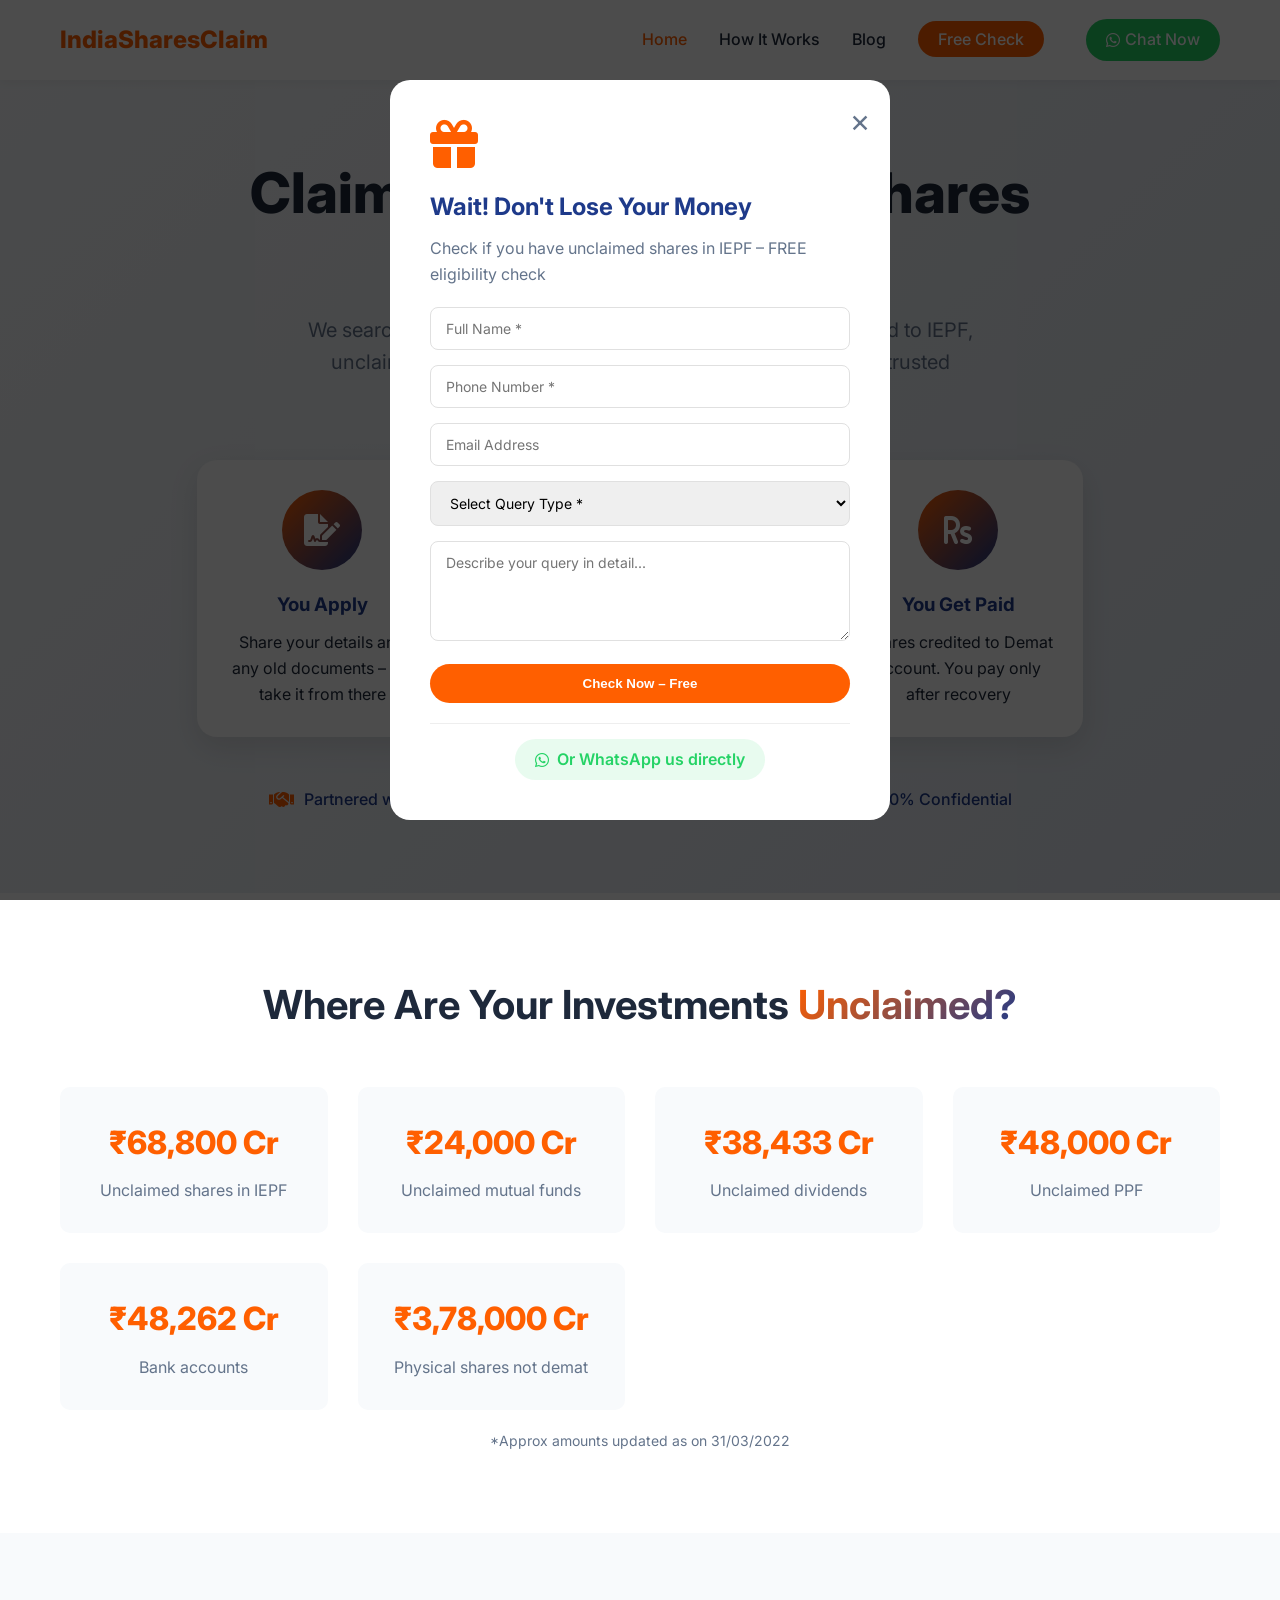
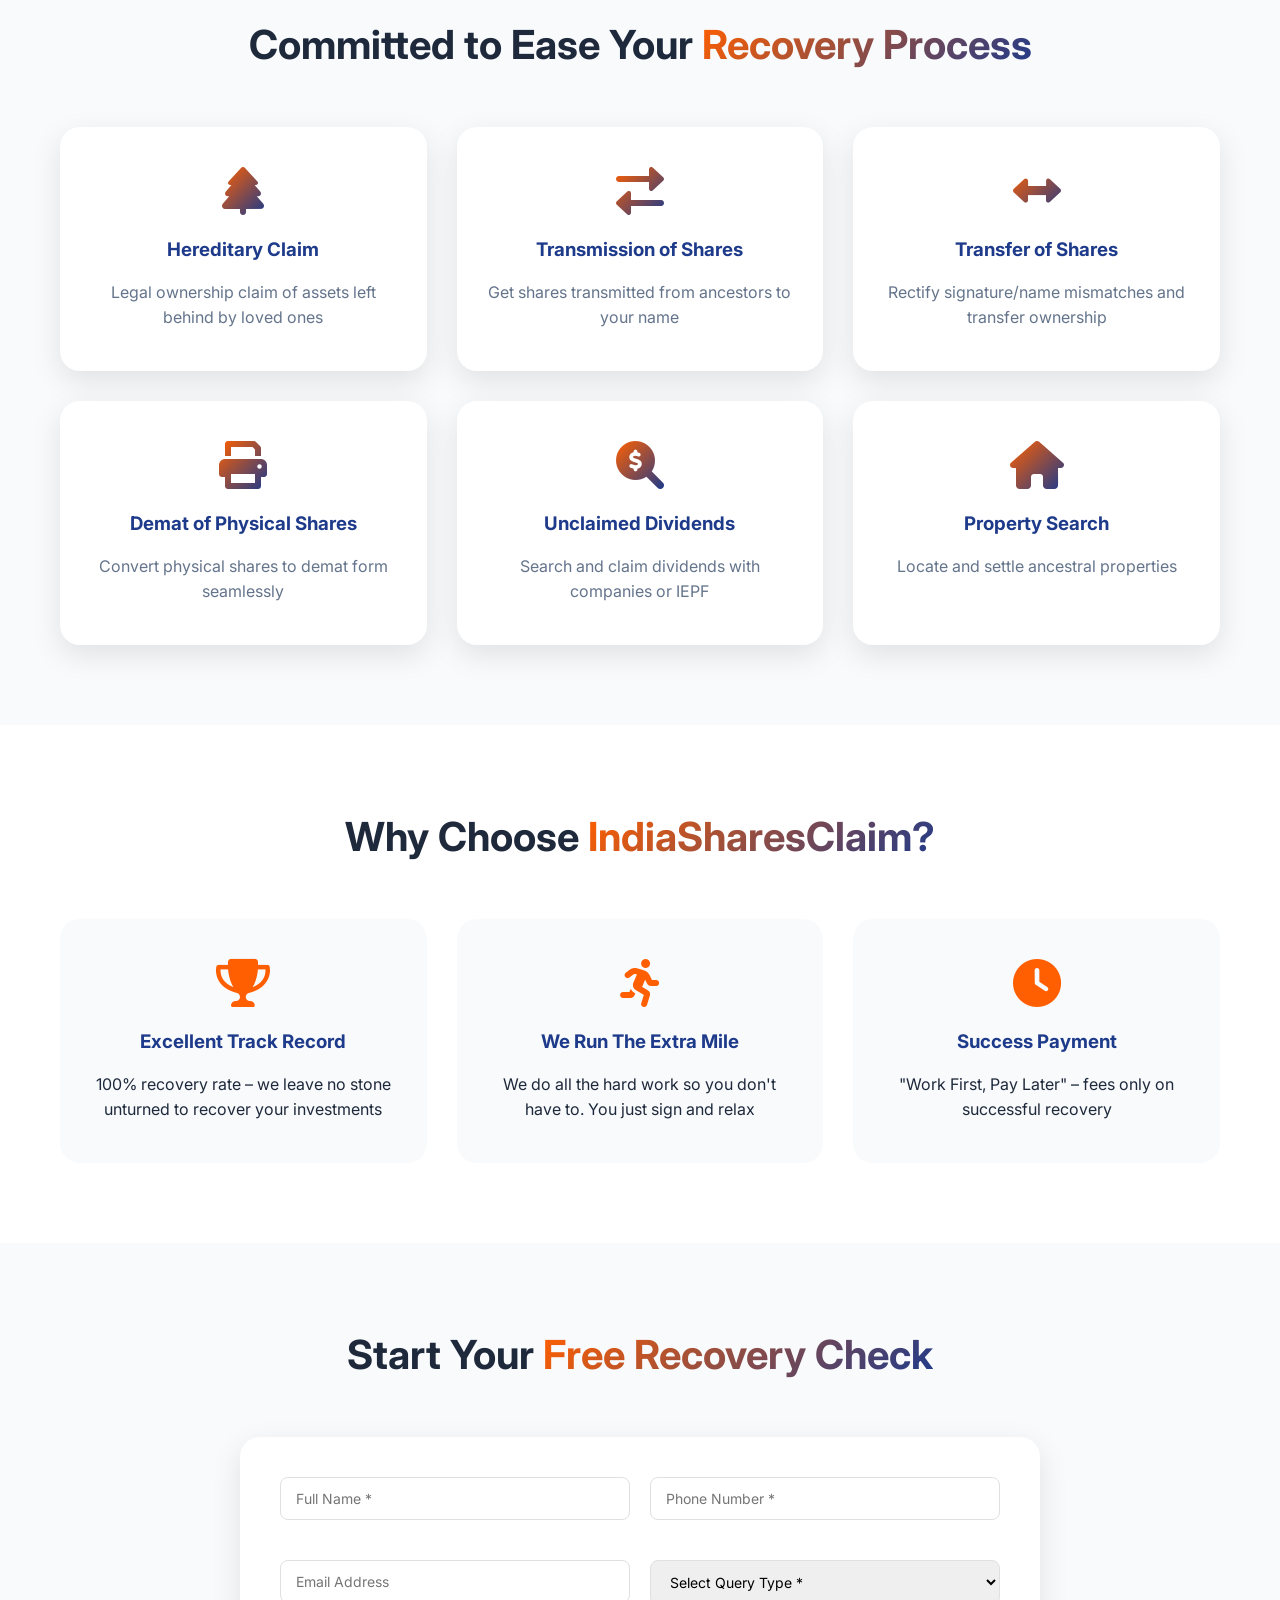
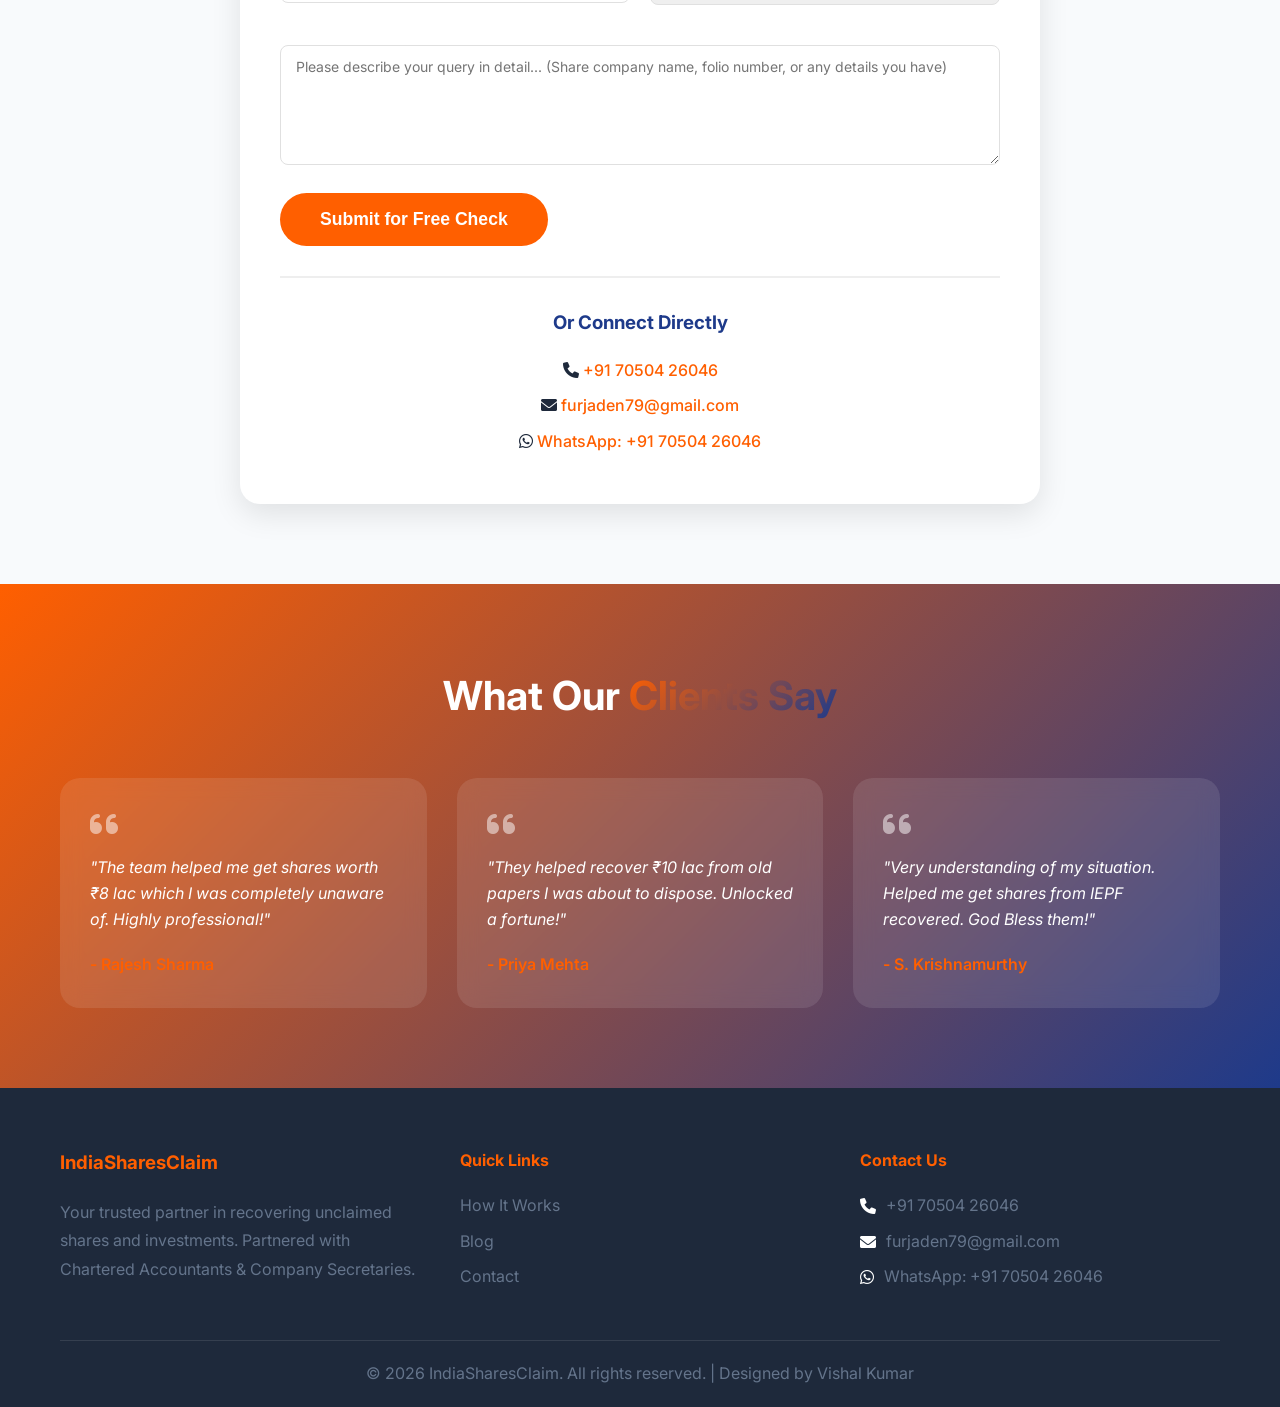
<file: index.html>
<!DOCTYPE html>
<html lang="en">
<head>
    <meta charset="UTF-8">
    <meta name="viewport" content="width=device-width, initial-scale=1.0">
    <title>IndiaSharesClaim - Recover Your Lost Shares & IEPF Claims</title>
    <meta name="description" content="Expert assistance in recovering unclaimed shares, dividends transferred to IEPF, and lost investments. No recovery, no fee. Partnered with Chartered Accountants.">
    <meta name="author" content="Vishal Kumar">
    
    <!-- Open Graph -->
    <meta property="og:title" content="IndiaSharesClaim - Recover Your Lost Shares">
    <meta property="og:description" content="We search & bring your Money back. Thousands of crores in unclaimed shares waiting for you.">
    <meta property="og:url" content="https://indiasharesclaim.com">
    <meta property="og:type" content="website">
    
    <!-- Fonts & Icons -->
    <link rel="preconnect" href="https://fonts.googleapis.com">
    <link rel="preconnect" href="https://fonts.gstatic.com" crossorigin>
    <link href="https://fonts.googleapis.com/css2?family=Inter:wght@400;500;600;700;800&display=swap" rel="stylesheet">
    <link rel="stylesheet" href="https://cdnjs.cloudflare.com/ajax/libs/font-awesome/6.0.0/css/all.min.css">
    
    <!-- Custom CSS -->
    <link rel="stylesheet" href="css/style.css">
</head>
<body>
    <!-- Header with WhatsApp in top right -->
    <header class="header">
        <nav class="navbar container">
            <a href="index.html" class="logo">IndiaSharesClaim</a>
            <div class="nav-toggle" id="navToggle">
                <i class="fas fa-bars"></i>
            </div>
            <ul class="nav-menu" id="navMenu">
                <li><a href="index.html" class="active">Home</a></li>
                <li><a href="how-it-works.html">How It Works</a></li>
                <li><a href="blog.html">Blog</a></li>
                <li><a href="#contact" class="nav-cta">Free Check</a></li>
                <!-- WhatsApp in top right corner -->
                <li class="nav-whatsapp">
                    <a href="https://wa.me/917050426046?text=Hi%20Vishal%2C%20I%20need%20help%20recovering%20my%20lost%20shares." 
                       target="_blank" 
                       class="nav-whatsapp-btn">
                        <i class="fab fa-whatsapp"></i> Chat Now
                    </a>
                </li>
            </ul>
        </nav>
    </header>

    <!-- Hero Section -->
    <section class="hero">
        <div class="container">
            <h1>Claim Your Unclaimed Shares <span class="gradient-text">&</span> Investments</h1>
            <p class="hero-subtitle">We search & bring your Money back. Recover shares transferred to IEPF, unclaimed dividends, and lost investments with India's most trusted recovery experts.</p>
            
            <!-- 3-Step Process -->
            <div class="steps-container">
                <div class="step-card">
                    <div class="step-icon">
                        <i class="fas fa-file-signature"></i>
                    </div>
                    <h3>You Apply</h3>
                    <p>Share your details and any old documents – we take it from there</p>
                </div>
                <div class="step-arrow">
                    <i class="fas fa-arrow-right"></i>
                </div>
                <div class="step-card">
                    <div class="step-icon">
                        <i class="fas fa-search"></i>
                    </div>
                    <h3>We Verify</h3>
                    <p>Search IEPF database & company records to locate your assets</p>
                </div>
                <div class="step-arrow">
                    <i class="fas fa-arrow-right"></i>
                </div>
                <div class="step-card">
                    <div class="step-icon">
                        <i class="fas fa-rupee-sign"></i>
                    </div>
                    <h3>You Get Paid</h3>
                    <p>Shares credited to Demat account. You pay only after recovery</p>
                </div>
            </div>

            <!-- Trust Signals -->
            <div class="trust-badges">
                <div class="trust-item">
                    <i class="fas fa-handshake"></i>
                    <span>Partnered with Chartered Accountants</span>
                </div>
                <div class="trust-item">
                    <i class="fas fa-check-circle"></i>
                    <span>No Recovery, No Fee</span>
                </div>
                <div class="trust-item">
                    <i class="fas fa-shield-alt"></i>
                    <span>100% Confidential</span>
                </div>
            </div>
        </div>
    </section>

    <!-- Statistics Section -->
    <section class="stats-section">
        <div class="container">
            <h2 class="section-title">Where Are Your Investments <span class="gradient-text">Unclaimed?</span></h2>
            <div class="stats-grid">
                <div class="stat-card">
                    <div class="stat-number">₹68,800 Cr</div>
                    <div class="stat-label">Unclaimed shares in IEPF</div>
                </div>
                <div class="stat-card">
                    <div class="stat-number">₹24,000 Cr</div>
                    <div class="stat-label">Unclaimed mutual funds</div>
                </div>
                <div class="stat-card">
                    <div class="stat-number">₹38,433 Cr</div>
                    <div class="stat-label">Unclaimed dividends</div>
                </div>
                <div class="stat-card">
                    <div class="stat-number">₹48,000 Cr</div>
                    <div class="stat-label">Unclaimed PPF</div>
                </div>
                <div class="stat-card">
                    <div class="stat-number">₹48,262 Cr</div>
                    <div class="stat-label">Bank accounts</div>
                </div>
                <div class="stat-card">
                    <div class="stat-number">₹3,78,000 Cr</div>
                    <div class="stat-label">Physical shares not demat</div>
                </div>
            </div>
            <p class="stats-note">*Approx amounts updated as on 31/03/2022</p>
        </div>
    </section>

    <!-- Services Section -->
    <section class="services-section">
        <div class="container">
            <h2 class="section-title">Committed to Ease Your <span class="gradient-text">Recovery Process</span></h2>
            <div class="services-grid">
                <div class="service-card">
                    <i class="fas fa-tree"></i>
                    <h3>Hereditary Claim</h3>
                    <p>Legal ownership claim of assets left behind by loved ones</p>
                </div>
                <div class="service-card">
                    <i class="fas fa-exchange-alt"></i>
                    <h3>Transmission of Shares</h3>
                    <p>Get shares transmitted from ancestors to your name</p>
                </div>
                <div class="service-card">
                    <i class="fas fa-arrows-alt-h"></i>
                    <h3>Transfer of Shares</h3>
                    <p>Rectify signature/name mismatches and transfer ownership</p>
                </div>
                <div class="service-card">
                    <i class="fas fa-print"></i>
                    <h3>Demat of Physical Shares</h3>
                    <p>Convert physical shares to demat form seamlessly</p>
                </div>
                <div class="service-card">
                    <i class="fas fa-search-dollar"></i>
                    <h3>Unclaimed Dividends</h3>
                    <p>Search and claim dividends with companies or IEPF</p>
                </div>
                <div class="service-card">
                    <i class="fas fa-home"></i>
                    <h3>Property Search</h3>
                    <p>Locate and settle ancestral properties</p>
                </div>
            </div>
        </div>
    </section>

    <!-- Why Us Section -->
    <section class="why-us-section">
        <div class="container">
            <h2 class="section-title">Why Choose <span class="gradient-text">IndiaSharesClaim?</span></h2>
            <div class="why-us-grid">
                <div class="why-us-card">
                    <i class="fas fa-trophy"></i>
                    <h3>Excellent Track Record</h3>
                    <p>100% recovery rate – we leave no stone unturned to recover your investments</p>
                </div>
                <div class="why-us-card">
                    <i class="fas fa-running"></i>
                    <h3>We Run The Extra Mile</h3>
                    <p>We do all the hard work so you don't have to. You just sign and relax</p>
                </div>
                <div class="why-us-card">
                    <i class="fas fa-clock"></i>
                    <h3>Success Payment</h3>
                    <p>"Work First, Pay Later" – fees only on successful recovery</p>
                </div>
            </div>
        </div>
    </section>

    <!-- Contact Section (Start Your Free Recovery Check) -->
    <section id="contact" class="contact-section">
        <div class="container">
            <h2 class="section-title">Start Your <span class="gradient-text">Free Recovery Check</span></h2>
            <div class="contact-form-container">
                <form id="leadForm" onsubmit="submitLeadForm(event)">
                    <div class="form-row">
                        <div class="form-group">
                            <input type="text" placeholder="Full Name *" required>
                        </div>
                        <div class="form-group">
                            <input type="tel" placeholder="Phone Number *" required pattern="[0-9]{10}" title="Please enter 10-digit mobile number">
                        </div>
                    </div>
                    <div class="form-row">
                        <div class="form-group">
                            <input type="email" placeholder="Email Address">
                        </div>
                        <div class="form-group">
                            <select required>
                                <option value="">Select Query Type *</option>
                                <option>Lost Physical Certificate</option>
                                <option>Legal Heir / Inheritance</option>
                                <option>Unclaimed Dividend</option>
                                <option>IEPF Claim</option>
                                <option>Share Transmission</option>
                                <option>Demat of Physical Shares</option>
                            </select>
                        </div>
                    </div>
                    <div class="form-group">
                        <textarea 
                            placeholder="Please describe your query in detail... (Share company name, folio number, or any details you have)" 
                            rows="5"
                        ></textarea>
                    </div>
                    <button type="submit" class="btn btn-primary btn-large">Submit for Free Check</button>
                </form>
                <div class="contact-info-box">
                    <h3>Or Connect Directly</h3>
                    <p><i class="fas fa-phone"></i> <a href="tel:7050426046">+91 70504 26046</a></p>
                    <p><i class="fas fa-envelope"></i> <a href="mailto:furjaden79@gmail.com">furjaden79@gmail.com</a></p>
                    <p><i class="fab fa-whatsapp"></i> <a href="https://wa.me/917050426046">WhatsApp: +91 70504 26046</a></p>
                </div>
            </div>
        </div>
    </section>

    <!-- Testimonials Section -->
    <section class="testimonials-section">
        <div class="container">
            <h2 class="section-title">What Our <span class="gradient-text">Clients Say</span></h2>
            <div class="testimonials-grid">
                <div class="testimonial-card">
                    <i class="fas fa-quote-left"></i>
                    <p>"The team helped me get shares worth ₹8 lac which I was completely unaware of. Highly professional!"</p>
                    <div class="client-name">- Rajesh Sharma</div>
                </div>
                <div class="testimonial-card">
                    <i class="fas fa-quote-left"></i>
                    <p>"They helped recover ₹10 lac from old papers I was about to dispose. Unlocked a fortune!"</p>
                    <div class="client-name">- Priya Mehta</div>
                </div>
                <div class="testimonial-card">
                    <i class="fas fa-quote-left"></i>
                    <p>"Very understanding of my situation. Helped me get shares from IEPF recovered. God Bless them!"</p>
                    <div class="client-name">- S. Krishnamurthy</div>
                </div>
            </div>
        </div>
    </section>

    <!-- Footer -->
    <footer class="footer">
        <div class="container">
            <div class="footer-content">
                <div class="footer-section">
                    <h3>IndiaSharesClaim</h3>
                    <p>Your trusted partner in recovering unclaimed shares and investments. Partnered with Chartered Accountants & Company Secretaries.</p>
                </div>
                <div class="footer-section">
                    <h4>Quick Links</h4>
                    <ul>
                        <li><a href="how-it-works.html">How It Works</a></li>
                        <li><a href="blog.html">Blog</a></li>
                        <li><a href="#contact">Contact</a></li>
                    </ul>
                </div>
                <div class="footer-section">
                    <h4>Contact Us</h4>
                    <ul class="contact-info">
                        <li><i class="fas fa-phone"></i> <a href="tel:7050426046">+91 70504 26046</a></li>
                        <li><i class="fas fa-envelope"></i> <a href="mailto:furjaden79@gmail.com">furjaden79@gmail.com</a></li>
                        <li><i class="fab fa-whatsapp"></i> <a href="https://wa.me/917050426046">WhatsApp: +91 70504 26046</a></li>
                    </ul>
                </div>
            </div>
            <div class="footer-bottom">
                <p>&copy; 2026 IndiaSharesClaim. All rights reserved. | Designed by Vishal Kumar</p>
            </div>
        </div>
    </footer>

    <!-- Exit Intent Popup (Shows in 10 seconds) -->
    <div id="exitPopup" class="popup">
        <div class="popup-content">
            <span class="close-popup" onclick="closePopup()">&times;</span>
            <i class="fas fa-gift popup-icon"></i>
            <h3>Wait! Don't Lose Your Money</h3>
            <p>Check if you have unclaimed shares in IEPF – FREE eligibility check</p>
            <form id="popupForm" onsubmit="submitPopupForm(event)">
                <div class="form-group">
                    <input type="text" placeholder="Full Name *" required>
                </div>
                <div class="form-group">
                    <input type="tel" placeholder="Phone Number *" required pattern="[0-9]{10}">
                </div>
                <div class="form-group">
                    <input type="email" placeholder="Email Address">
                </div>
                <div class="form-group">
                    <select>
                        <option value="">Select Query Type *</option>
                        <option>Lost Certificate</option>
                        <option>Legal Heir</option>
                        <option>Unclaimed Dividend</option>
                        <option>IEPF Claim</option>
                    </select>
                </div>
                <div class="form-group">
                    <textarea 
                        placeholder="Describe your query in detail..." 
                        rows="4"
                    ></textarea>
                </div>
                <button type="submit" class="btn btn-primary btn-block">Check Now – Free</button>
            </form>
            <div class="popup-whatsapp-link">
                <a href="https://wa.me/917050426046" target="_blank">
                    <i class="fab fa-whatsapp"></i> Or WhatsApp us directly
                </a>
            </div>
        </div>
    </div>

    <!-- JavaScript -->
    <script src="js/main.js"></script>
</body>
</html>
</file>
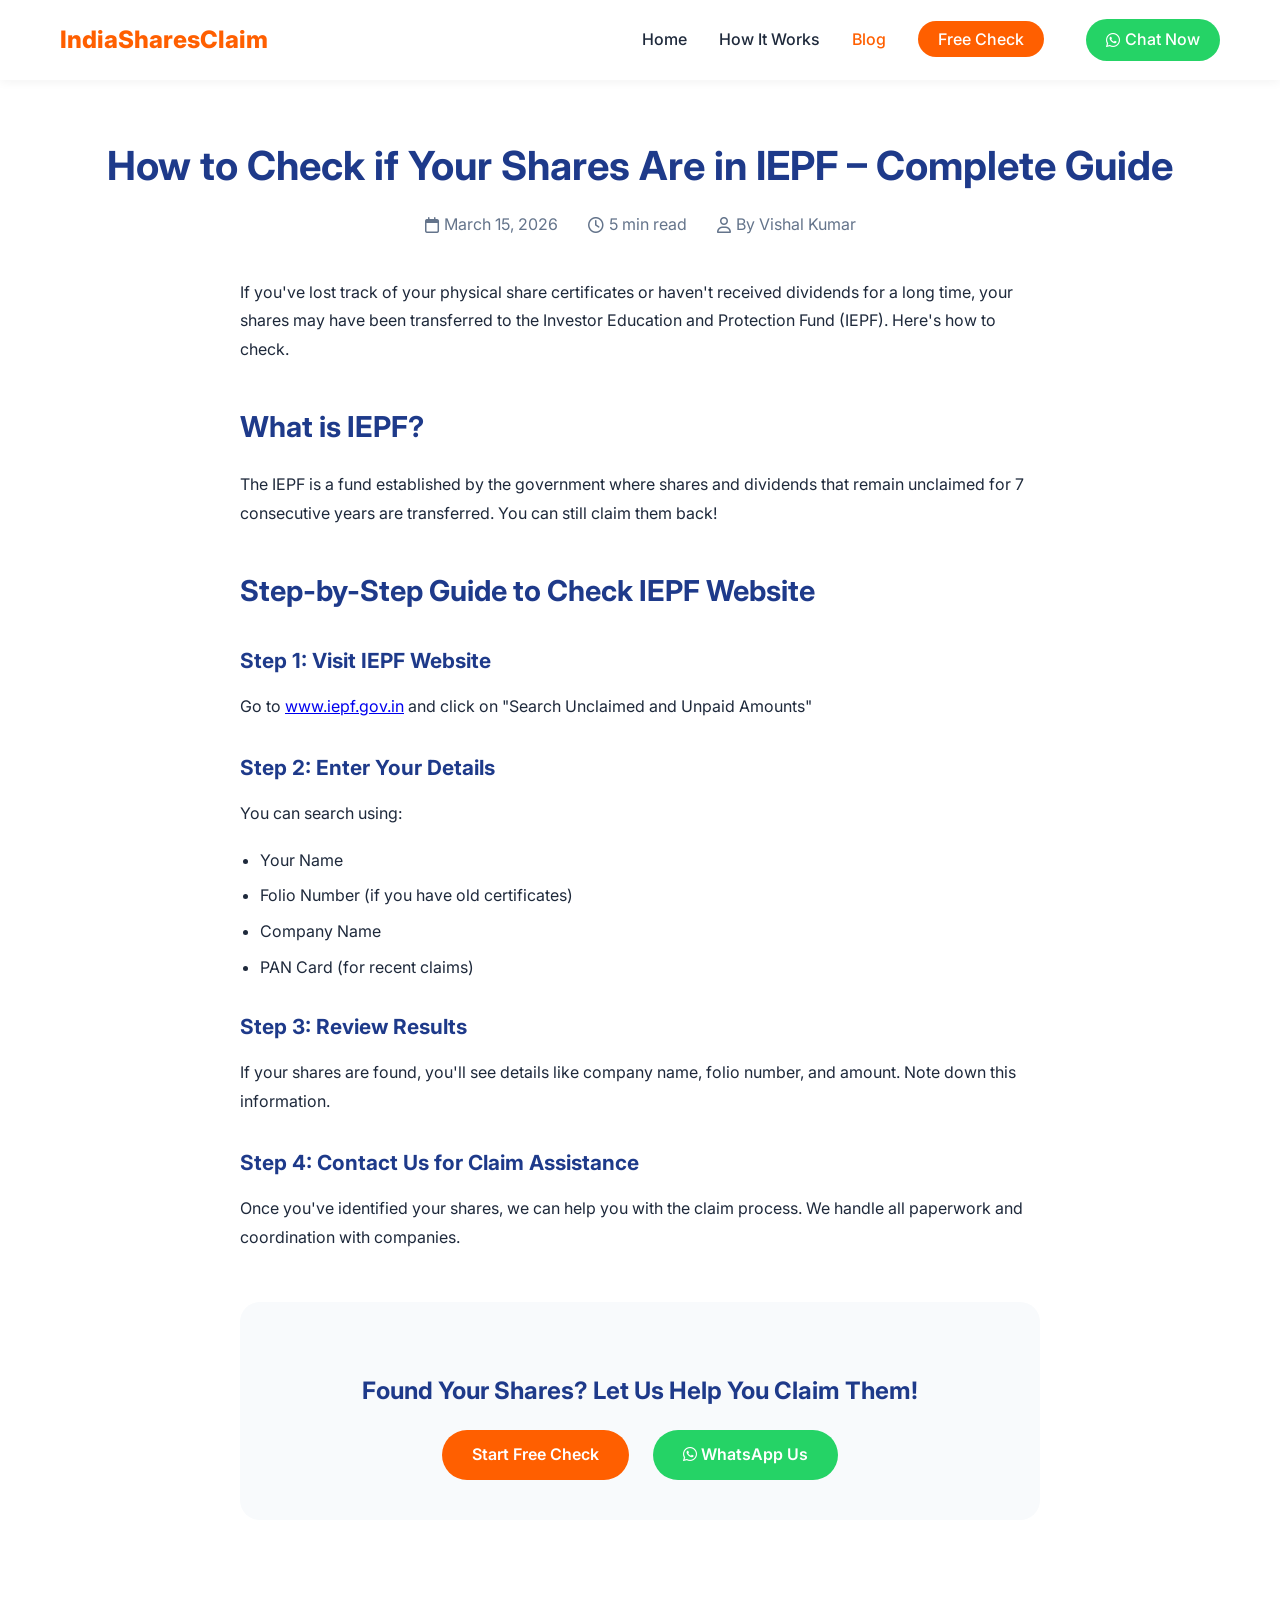
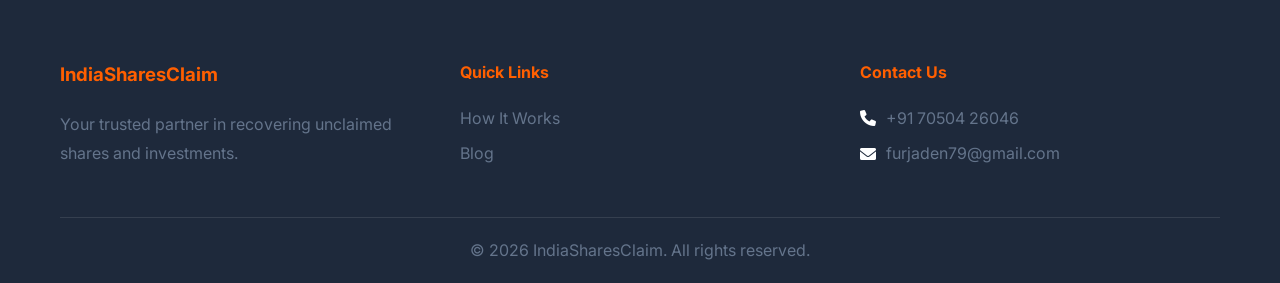
<file: blog-post-1.html>
<!DOCTYPE html>
<html lang="en">
<head>
    <meta charset="UTF-8">
    <meta name="viewport" content="width=device-width, initial-scale=1.0">
    <title>How to Check if Your Shares Are in IEPF - IndiaSharesClaim</title>
    <meta name="description" content="Complete guide to check IEPF website for unclaimed shares. Step-by-step process with screenshots and tips.">
    
    <!-- Fonts & Icons -->
    <link rel="preconnect" href="https://fonts.googleapis.com">
    <link rel="preconnect" href="https://fonts.gstatic.com" crossorigin>
    <link href="https://fonts.googleapis.com/css2?family=Inter:wght@400;500;600;700;800&display=swap" rel="stylesheet">
    <link rel="stylesheet" href="https://cdnjs.cloudflare.com/ajax/libs/font-awesome/6.0.0/css/all.min.css">
    
    <!-- Custom CSS -->
    <link rel="stylesheet" href="css/style.css">
</head>
<body>
    <header class="header">
        <nav class="navbar container">
            <a href="index.html" class="logo">IndiaSharesClaim</a>
            <div class="nav-toggle" id="navToggle">
                <i class="fas fa-bars"></i>
            </div>
            <ul class="nav-menu" id="navMenu">
                <li><a href="index.html">Home</a></li>
                <li><a href="how-it-works.html">How It Works</a></li>
                <li><a href="blog.html" class="active">Blog</a></li>
                <li><a href="index.html#contact" class="nav-cta">Free Check</a></li>
                <li class="nav-whatsapp">
                    <a href="https://wa.me/917050426046?text=Hi%20Vishal%2C%20I%20need%20help%20recovering%20my%20lost%20shares." 
                       target="_blank" 
                       class="nav-whatsapp-btn">
                        <i class="fab fa-whatsapp"></i> Chat Now
                    </a>
                </li>
            </ul>
        </nav>
    </header>

    <article class="blog-post">
        <div class="container">
            <div class="blog-post-header">
                <h1>How to Check if Your Shares Are in IEPF – Complete Guide</h1>
                <div class="blog-post-meta">
                    <span><i class="far fa-calendar"></i> March 15, 2026</span>
                    <span><i class="far fa-clock"></i> 5 min read</span>
                    <span><i class="far fa-user"></i> By Vishal Kumar</span>
                </div>
            </div>

            <div class="blog-post-content">
                <p>If you've lost track of your physical share certificates or haven't received dividends for a long time, your shares may have been transferred to the Investor Education and Protection Fund (IEPF). Here's how to check.</p>

                <h2>What is IEPF?</h2>
                <p>The IEPF is a fund established by the government where shares and dividends that remain unclaimed for 7 consecutive years are transferred. You can still claim them back!</p>

                <h2>Step-by-Step Guide to Check IEPF Website</h2>

                <h3>Step 1: Visit IEPF Website</h3>
                <p>Go to <a href="https://www.iepf.gov.in" target="_blank">www.iepf.gov.in</a> and click on "Search Unclaimed and Unpaid Amounts"</p>

                <h3>Step 2: Enter Your Details</h3>
                <p>You can search using:</p>
                <ul>
                    <li>Your Name</li>
                    <li>Folio Number (if you have old certificates)</li>
                    <li>Company Name</li>
                    <li>PAN Card (for recent claims)</li>
                </ul>

                <h3>Step 3: Review Results</h3>
                <p>If your shares are found, you'll see details like company name, folio number, and amount. Note down this information.</p>

                <h3>Step 4: Contact Us for Claim Assistance</h3>
                <p>Once you've identified your shares, we can help you with the claim process. We handle all paperwork and coordination with companies.</p>

                <div class="blog-cta">
                    <h3>Found Your Shares? Let Us Help You Claim Them!</h3>
                    <a href="index.html#contact" class="btn btn-primary">Start Free Check</a>
                    <a href="https://wa.me/917050426046" class="btn btn-success" target="_blank"><i class="fab fa-whatsapp"></i> WhatsApp Us</a>
                </div>
            </div>
        </div>
    </article>

    <footer class="footer">
        <!-- Same footer as before -->
        <div class="container">
            <div class="footer-content">
                <div class="footer-section">
                    <h3>IndiaSharesClaim</h3>
                    <p>Your trusted partner in recovering unclaimed shares and investments.</p>
                </div>
                <div class="footer-section">
                    <h4>Quick Links</h4>
                    <ul>
                        <li><a href="how-it-works.html">How It Works</a></li>
                        <li><a href="blog.html">Blog</a></li>
                    </ul>
                </div>
                <div class="footer-section">
                    <h4>Contact Us</h4>
                    <ul class="contact-info">
                        <li><i class="fas fa-phone"></i> <a href="tel:7050426046">+91 70504 26046</a></li>
                        <li><i class="fas fa-envelope"></i> <a href="mailto:furjaden79@gmail.com">furjaden79@gmail.com</a></li>
                    </ul>
                </div>
            </div>
            <div class="footer-bottom">
                <p>&copy; 2026 IndiaSharesClaim. All rights reserved.</p>
            </div>
        </div>
    </footer>

    <script src="js/main.js"></script>
</body>
</html>
</file>
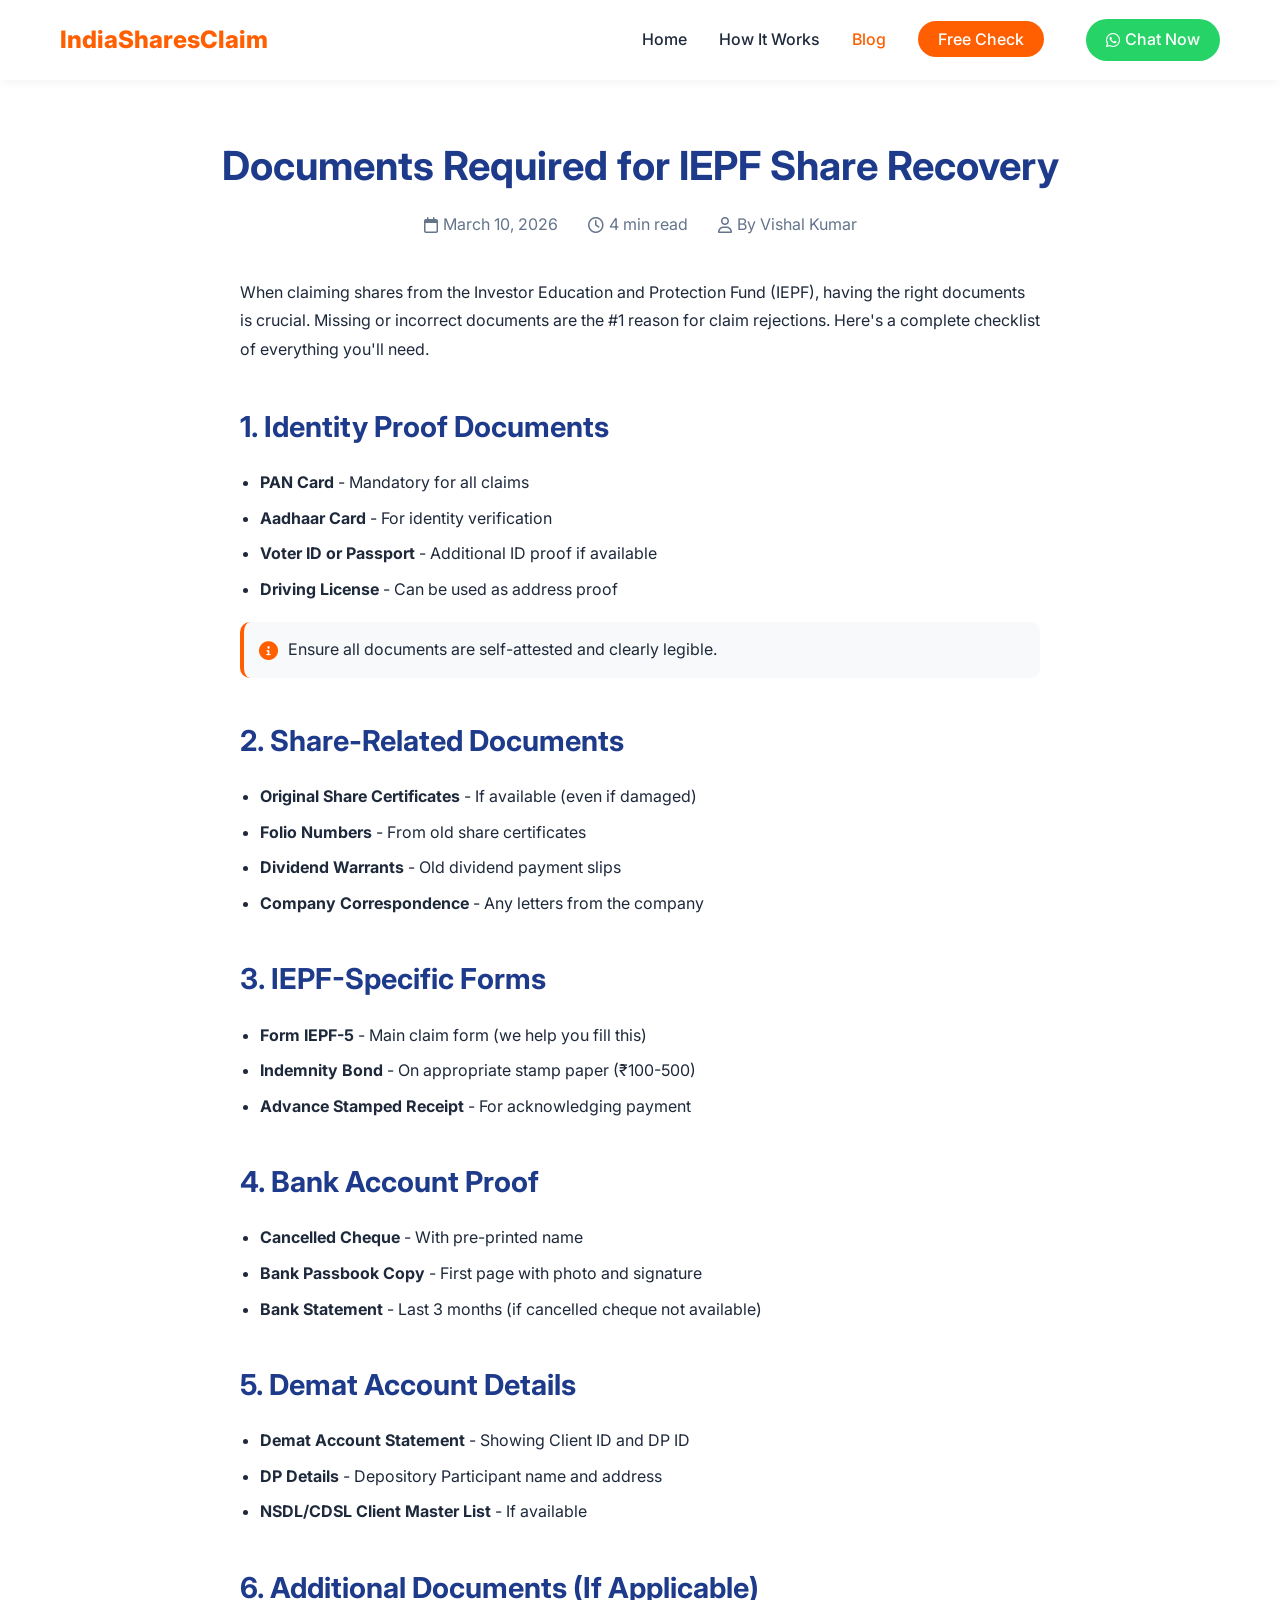
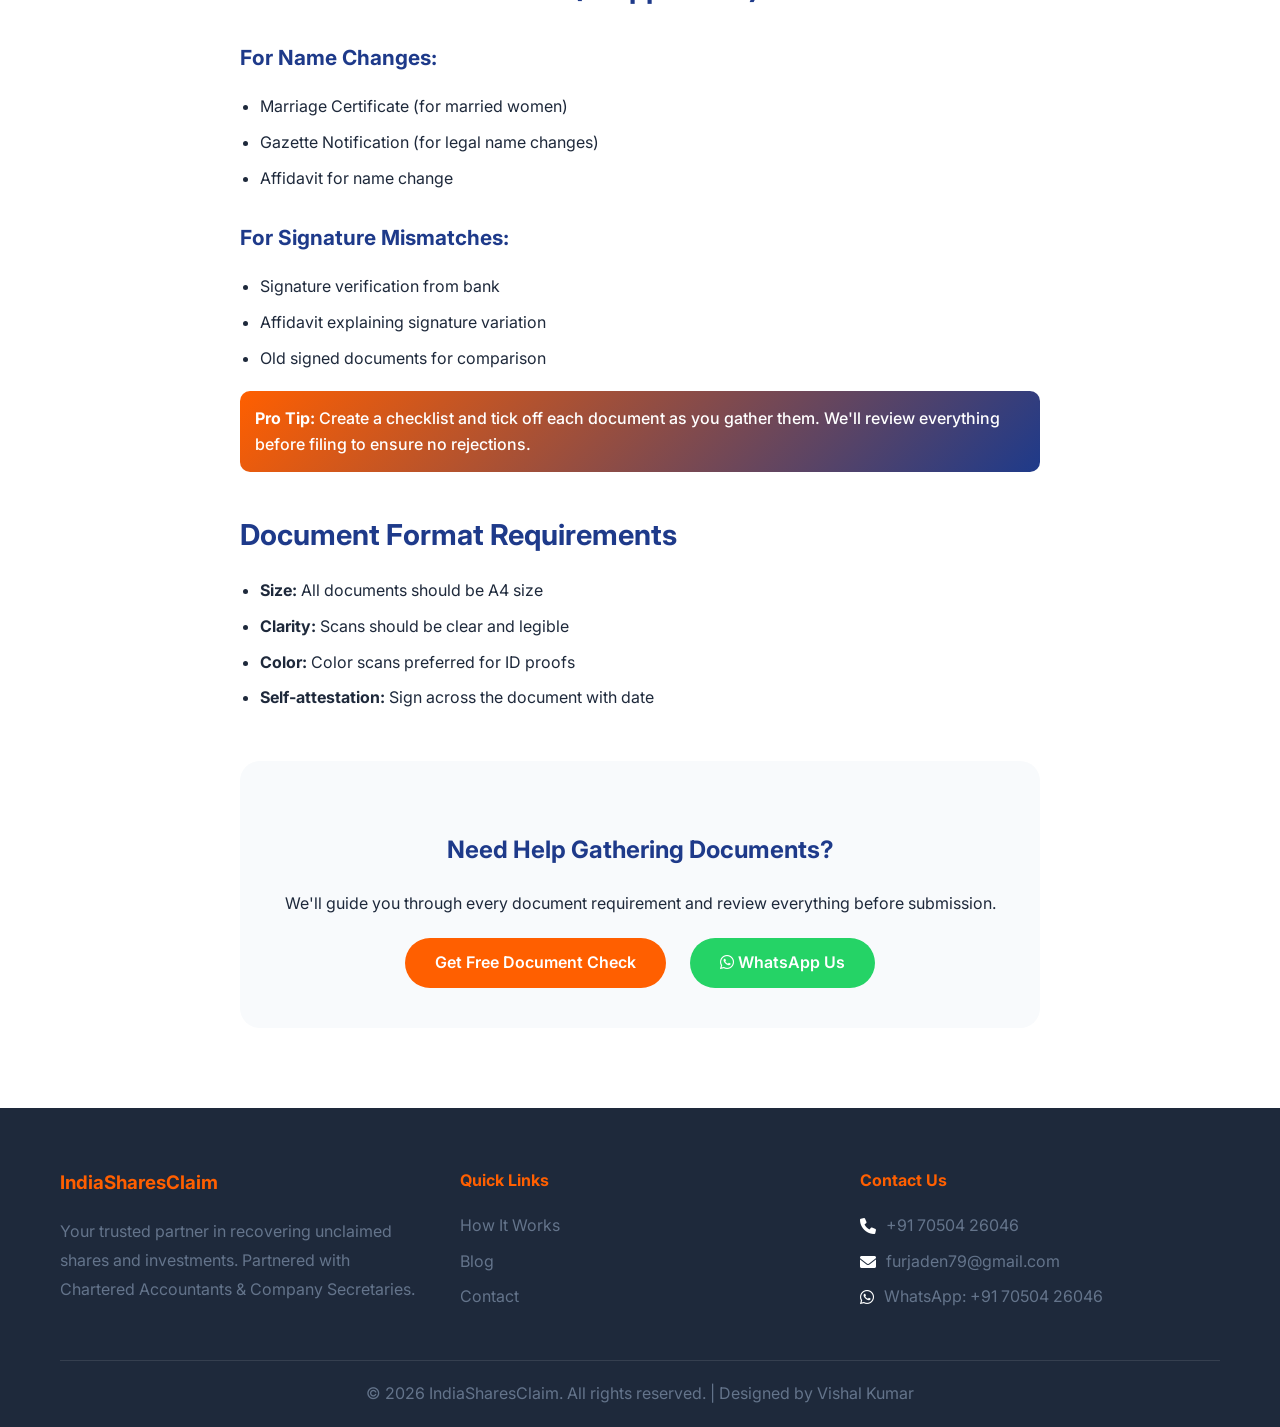
<file: blog-post-2.html>
<!DOCTYPE html>
<html lang="en">
<head>
    <meta charset="UTF-8">
    <meta name="viewport" content="width=device-width, initial-scale=1.0">
    <title>Documents Required for IEPF Share Recovery - IndiaSharesClaim</title>
    <meta name="description" content="Complete checklist of documents needed for claiming shares from IEPF. Includes PAN card, indemnity bond, Form IEPF-5, and more.">
    
    <!-- Fonts & Icons -->
    <link rel="preconnect" href="https://fonts.googleapis.com">
    <link rel="preconnect" href="https://fonts.gstatic.com" crossorigin>
    <link href="https://fonts.googleapis.com/css2?family=Inter:wght@400;500;600;700;800&display=swap" rel="stylesheet">
    <link rel="stylesheet" href="https://cdnjs.cloudflare.com/ajax/libs/font-awesome/6.0.0/css/all.min.css">
    
    <!-- Custom CSS -->
    <link rel="stylesheet" href="css/style.css">
</head>
<body>
    <!-- Header -->
    <header class="header">
        <nav class="navbar container">
            <a href="index.html" class="logo">IndiaSharesClaim</a>
            <div class="nav-toggle" id="navToggle">
                <i class="fas fa-bars"></i>
            </div>
            <ul class="nav-menu" id="navMenu">
                <li><a href="index.html">Home</a></li>
                <li><a href="how-it-works.html">How It Works</a></li>
                <li><a href="blog.html" class="active">Blog</a></li>
                <li><a href="index.html#contact" class="nav-cta">Free Check</a></li>
                <li class="nav-whatsapp">
                    <a href="https://wa.me/917050426046?text=Hi%20Vishal%2C%20I%20need%20help%20with%20IEPF%20documents." 
                       target="_blank" 
                       class="nav-whatsapp-btn">
                        <i class="fab fa-whatsapp"></i> Chat Now
                    </a>
                </li>
            </ul>
        </nav>
    </header>

    <!-- Blog Post Content -->
    <article class="blog-post">
        <div class="container">
            <div class="blog-post-header">
                <h1>Documents Required for IEPF Share Recovery</h1>
                <div class="blog-post-meta">
                    <span><i class="far fa-calendar"></i> March 10, 2026</span>
                    <span><i class="far fa-clock"></i> 4 min read</span>
                    <span><i class="far fa-user"></i> By Vishal Kumar</span>
                </div>
            </div>

            <div class="blog-post-content">
                <p>When claiming shares from the Investor Education and Protection Fund (IEPF), having the right documents is crucial. Missing or incorrect documents are the #1 reason for claim rejections. Here's a complete checklist of everything you'll need.</p>

                <h2>1. Identity Proof Documents</h2>
                <ul>
                    <li><strong>PAN Card</strong> - Mandatory for all claims</li>
                    <li><strong>Aadhaar Card</strong> - For identity verification</li>
                    <li><strong>Voter ID or Passport</strong> - Additional ID proof if available</li>
                    <li><strong>Driving License</strong> - Can be used as address proof</li>
                </ul>

                <div class="step-note">
                    <i class="fas fa-info-circle"></i>
                    <span>Ensure all documents are self-attested and clearly legible.</span>
                </div>

                <h2>2. Share-Related Documents</h2>
                <ul>
                    <li><strong>Original Share Certificates</strong> - If available (even if damaged)</li>
                    <li><strong>Folio Numbers</strong> - From old share certificates</li>
                    <li><strong>Dividend Warrants</strong> - Old dividend payment slips</li>
                    <li><strong>Company Correspondence</strong> - Any letters from the company</li>
                </ul>

                <h2>3. IEPF-Specific Forms</h2>
                <ul>
                    <li><strong>Form IEPF-5</strong> - Main claim form (we help you fill this)</li>
                    <li><strong>Indemnity Bond</strong> - On appropriate stamp paper (₹100-500)</li>
                    <li><strong>Advance Stamped Receipt</strong> - For acknowledging payment</li>
                </ul>

                <h2>4. Bank Account Proof</h2>
                <ul>
                    <li><strong>Cancelled Cheque</strong> - With pre-printed name</li>
                    <li><strong>Bank Passbook Copy</strong> - First page with photo and signature</li>
                    <li><strong>Bank Statement</strong> - Last 3 months (if cancelled cheque not available)</li>
                </ul>

                <h2>5. Demat Account Details</h2>
                <ul>
                    <li><strong>Demat Account Statement</strong> - Showing Client ID and DP ID</li>
                    <li><strong>DP Details</strong> - Depository Participant name and address</li>
                    <li><strong>NSDL/CDSL Client Master List</strong> - If available</li>
                </ul>

                <h2>6. Additional Documents (If Applicable)</h2>
                
                <h3>For Name Changes:</h3>
                <ul>
                    <li>Marriage Certificate (for married women)</li>
                    <li>Gazette Notification (for legal name changes)</li>
                    <li>Affidavit for name change</li>
                </ul>

                <h3>For Signature Mismatches:</h3>
                <ul>
                    <li>Signature verification from bank</li>
                    <li>Affidavit explaining signature variation</li>
                    <li>Old signed documents for comparison</li>
                </ul>

                <div class="highlight-text">
                    <strong>Pro Tip:</strong> Create a checklist and tick off each document as you gather them. We'll review everything before filing to ensure no rejections.
                </div>

                <h2>Document Format Requirements</h2>
                <ul>
                    <li><strong>Size:</strong> All documents should be A4 size</li>
                    <li><strong>Clarity:</strong> Scans should be clear and legible</li>
                    <li><strong>Color:</strong> Color scans preferred for ID proofs</li>
                    <li><strong>Self-attestation:</strong> Sign across the document with date</li>
                </ul>

                <div class="blog-cta">
                    <h3>Need Help Gathering Documents?</h3>
                    <p>We'll guide you through every document requirement and review everything before submission.</p>
                    <a href="index.html#contact" class="btn btn-primary">Get Free Document Check</a>
                    <a href="https://wa.me/917050426046" class="btn btn-success" target="_blank"><i class="fab fa-whatsapp"></i> WhatsApp Us</a>
                </div>
            </div>
        </div>
    </article>

    <!-- Footer -->
    <footer class="footer">
        <div class="container">
            <div class="footer-content">
                <div class="footer-section">
                    <h3>IndiaSharesClaim</h3>
                    <p>Your trusted partner in recovering unclaimed shares and investments. Partnered with Chartered Accountants & Company Secretaries.</p>
                </div>
                <div class="footer-section">
                    <h4>Quick Links</h4>
                    <ul>
                        <li><a href="how-it-works.html">How It Works</a></li>
                        <li><a href="blog.html">Blog</a></li>
                        <li><a href="index.html#contact">Contact</a></li>
                    </ul>
                </div>
                <div class="footer-section">
                    <h4>Contact Us</h4>
                    <ul class="contact-info">
                        <li><i class="fas fa-phone"></i> <a href="tel:7050426046">+91 70504 26046</a></li>
                        <li><i class="fas fa-envelope"></i> <a href="mailto:furjaden79@gmail.com">furjaden79@gmail.com</a></li>
                        <li><i class="fab fa-whatsapp"></i> <a href="https://wa.me/917050426046">WhatsApp: +91 70504 26046</a></li>
                    </ul>
                </div>
            </div>
            <div class="footer-bottom">
                <p>&copy; 2026 IndiaSharesClaim. All rights reserved. | Designed by Vishal Kumar</p>
            </div>
        </div>
    </footer>

    <script src="js/main.js"></script>
</body>
</html>
</file>
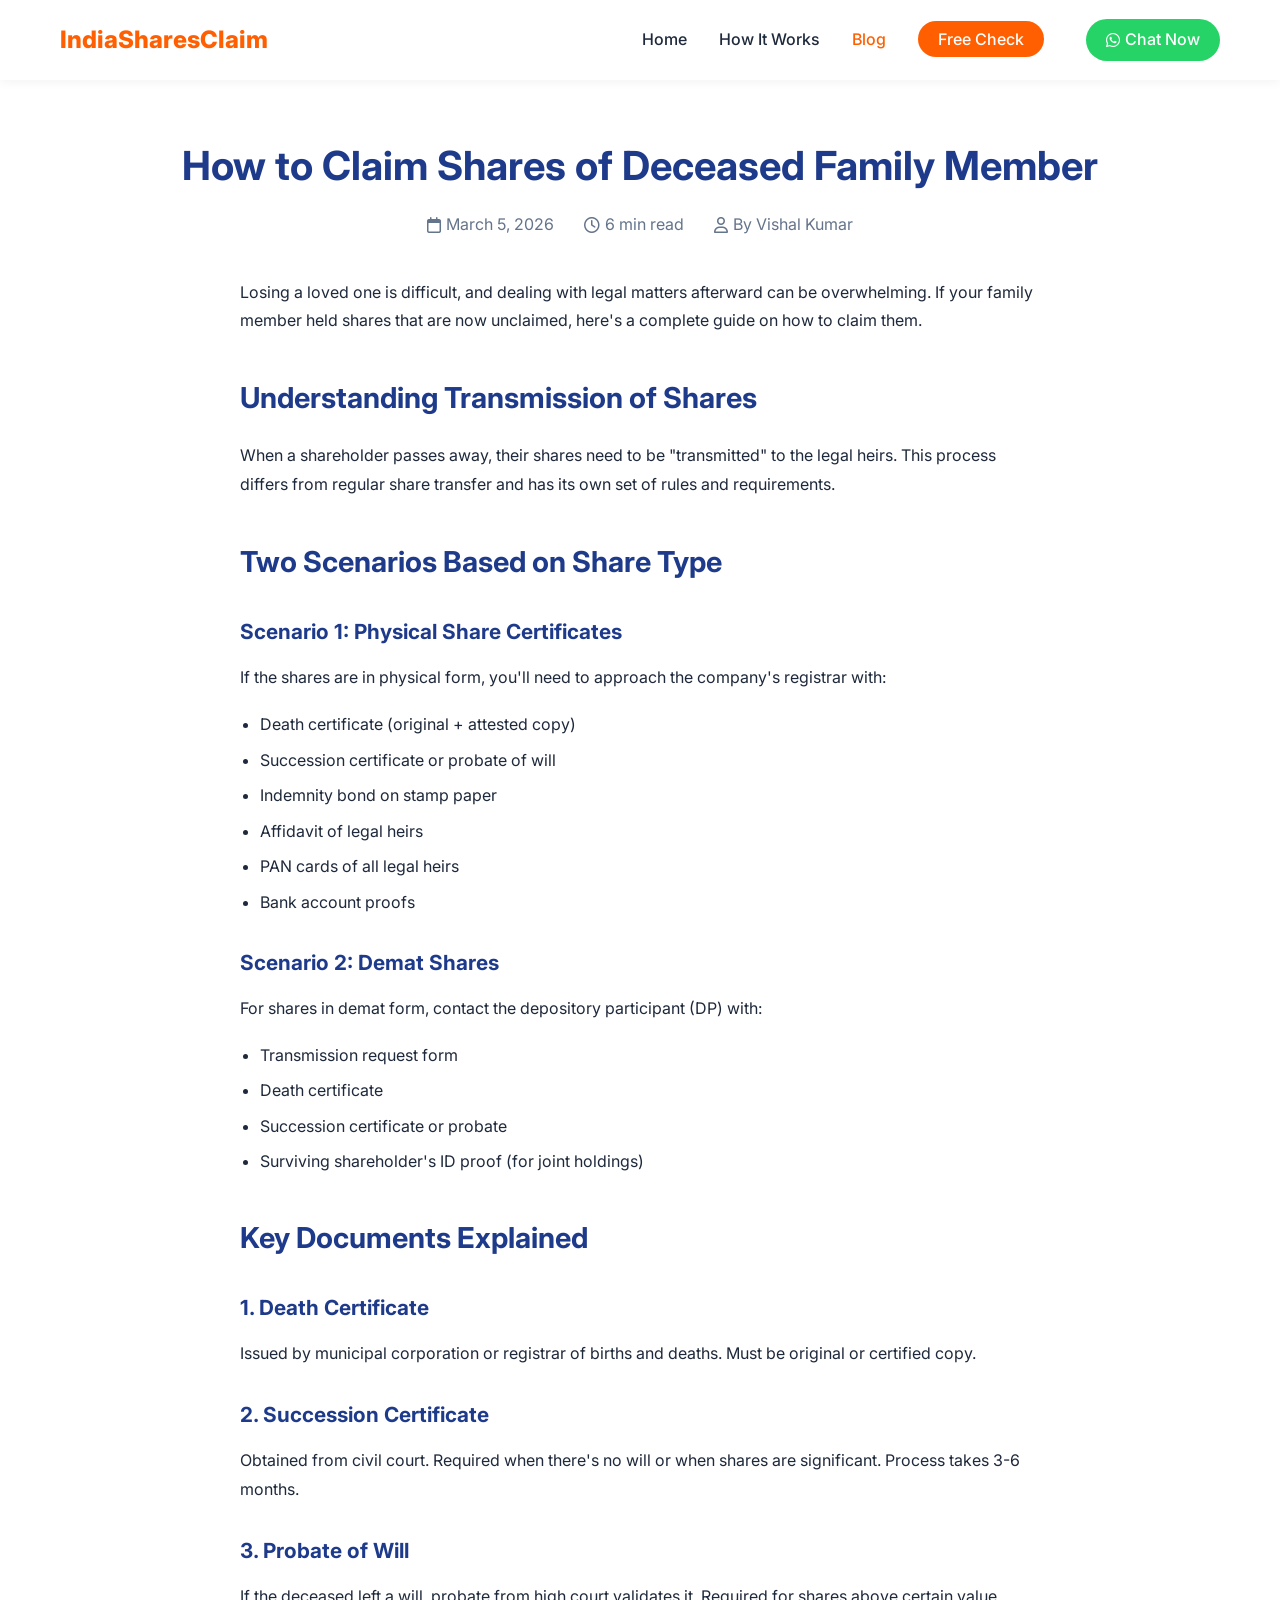
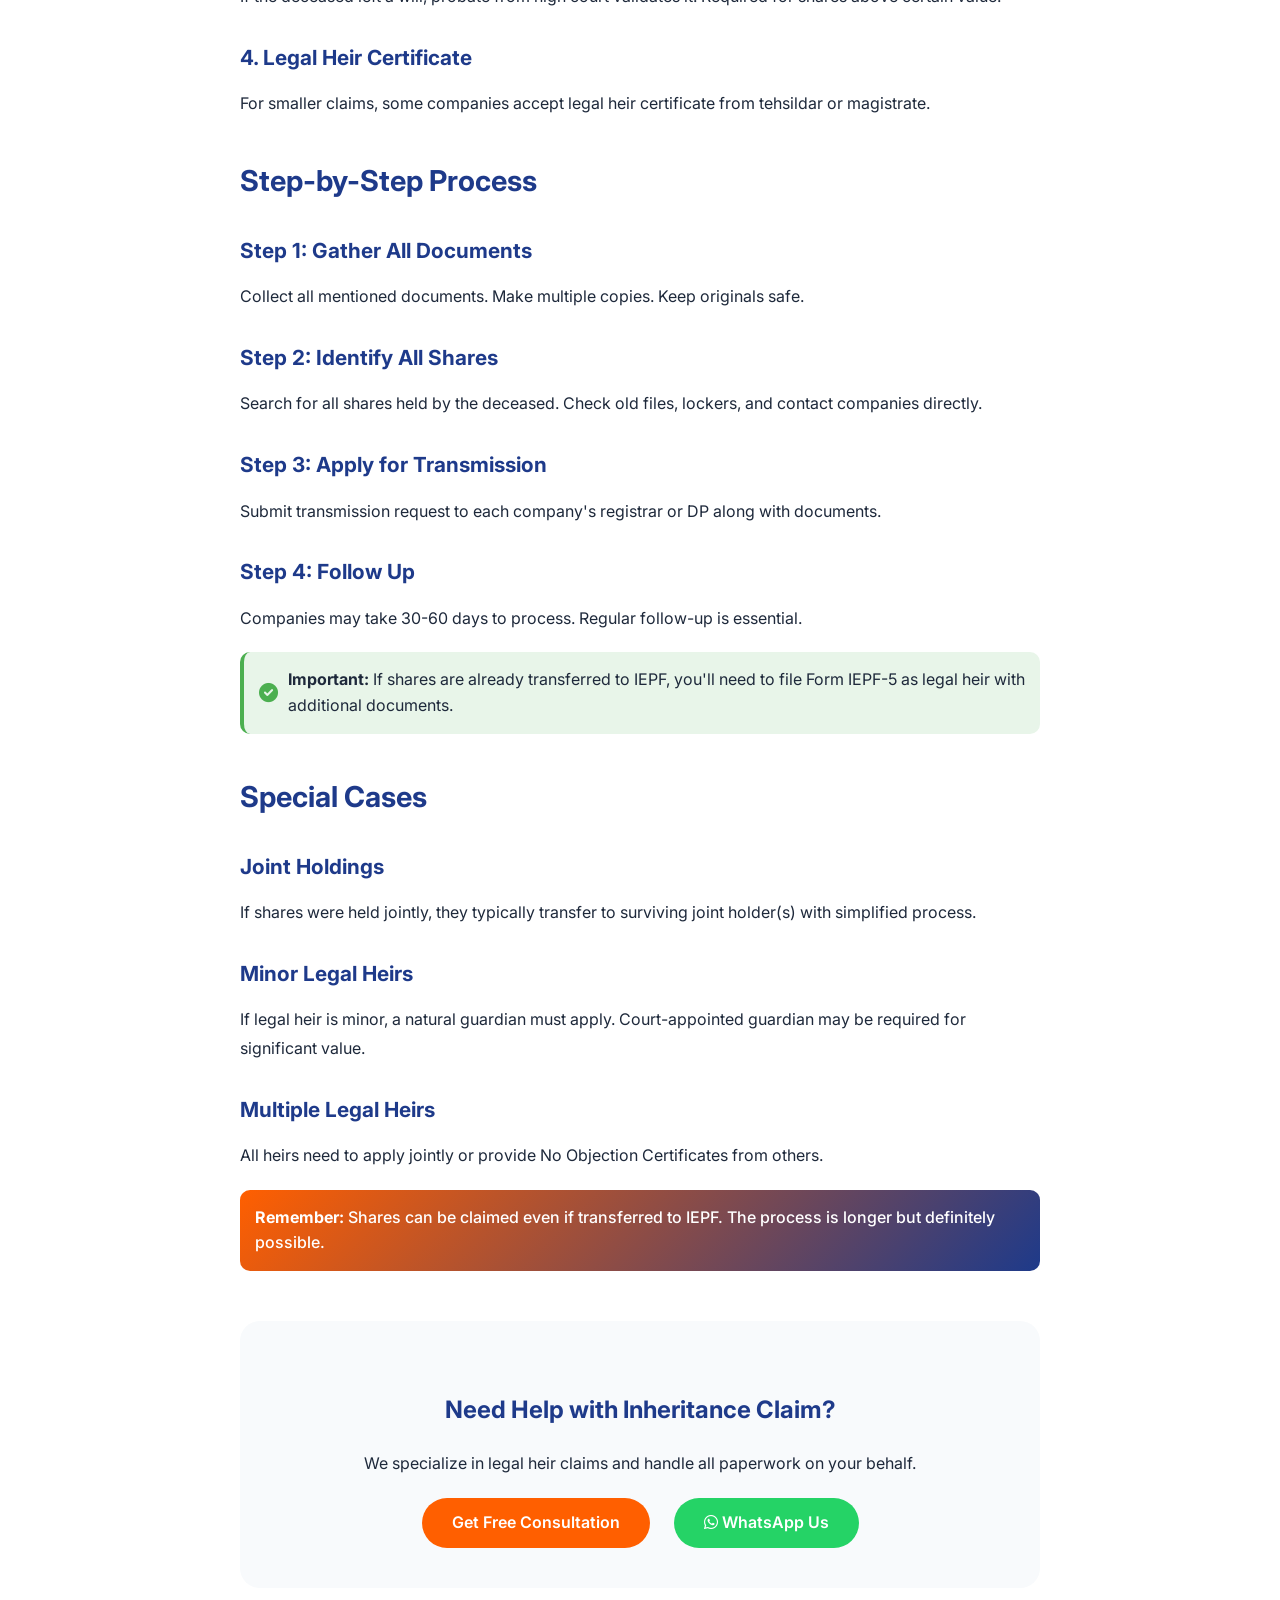
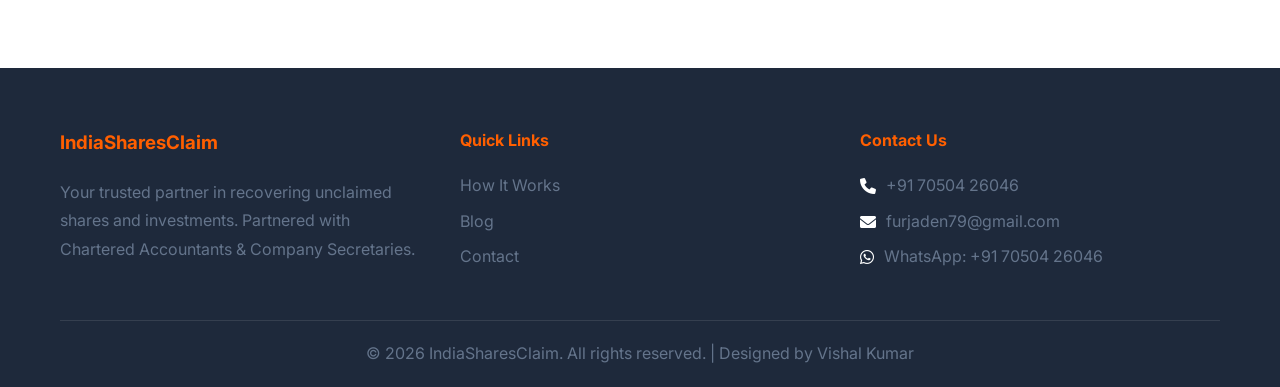
<file: blog-post-3.html>
<!DOCTYPE html>
<html lang="en">
<head>
    <meta charset="UTF-8">
    <meta name="viewport" content="width=device-width, initial-scale=1.0">
    <title>How to Claim Shares of Deceased Family Member - IndiaSharesClaim</title>
    <meta name="description" content="Complete process for legal heir claims, transmission of shares, and required documents like succession certificate and death certificate.">
    
    <!-- Fonts & Icons -->
    <link rel="preconnect" href="https://fonts.googleapis.com">
    <link rel="preconnect" href="https://fonts.gstatic.com" crossorigin>
    <link href="https://fonts.googleapis.com/css2?family=Inter:wght@400;500;600;700;800&display=swap" rel="stylesheet">
    <link rel="stylesheet" href="https://cdnjs.cloudflare.com/ajax/libs/font-awesome/6.0.0/css/all.min.css">
    
    <!-- Custom CSS -->
    <link rel="stylesheet" href="css/style.css">
</head>
<body>
    <!-- Header -->
    <header class="header">
        <nav class="navbar container">
            <a href="index.html" class="logo">IndiaSharesClaim</a>
            <div class="nav-toggle" id="navToggle">
                <i class="fas fa-bars"></i>
            </div>
            <ul class="nav-menu" id="navMenu">
                <li><a href="index.html">Home</a></li>
                <li><a href="how-it-works.html">How It Works</a></li>
                <li><a href="blog.html" class="active">Blog</a></li>
                <li><a href="index.html#contact" class="nav-cta">Free Check</a></li>
                <li class="nav-whatsapp">
                    <a href="https://wa.me/917050426046?text=Hi%20Vishal%2C%20I%20need%20help%20with%20inheritance%20claim." 
                       target="_blank" 
                       class="nav-whatsapp-btn">
                        <i class="fab fa-whatsapp"></i> Chat Now
                    </a>
                </li>
            </ul>
        </nav>
    </header>

    <!-- Blog Post Content -->
    <article class="blog-post">
        <div class="container">
            <div class="blog-post-header">
                <h1>How to Claim Shares of Deceased Family Member</h1>
                <div class="blog-post-meta">
                    <span><i class="far fa-calendar"></i> March 5, 2026</span>
                    <span><i class="far fa-clock"></i> 6 min read</span>
                    <span><i class="far fa-user"></i> By Vishal Kumar</span>
                </div>
            </div>

            <div class="blog-post-content">
                <p>Losing a loved one is difficult, and dealing with legal matters afterward can be overwhelming. If your family member held shares that are now unclaimed, here's a complete guide on how to claim them.</p>

                <h2>Understanding Transmission of Shares</h2>
                <p>When a shareholder passes away, their shares need to be "transmitted" to the legal heirs. This process differs from regular share transfer and has its own set of rules and requirements.</p>

                <h2>Two Scenarios Based on Share Type</h2>
                
                <h3>Scenario 1: Physical Share Certificates</h3>
                <p>If the shares are in physical form, you'll need to approach the company's registrar with:</p>
                <ul>
                    <li>Death certificate (original + attested copy)</li>
                    <li>Succession certificate or probate of will</li>
                    <li>Indemnity bond on stamp paper</li>
                    <li>Affidavit of legal heirs</li>
                    <li>PAN cards of all legal heirs</li>
                    <li>Bank account proofs</li>
                </ul>

                <h3>Scenario 2: Demat Shares</h3>
                <p>For shares in demat form, contact the depository participant (DP) with:</p>
                <ul>
                    <li>Transmission request form</li>
                    <li>Death certificate</li>
                    <li>Succession certificate or probate</li>
                    <li>Surviving shareholder's ID proof (for joint holdings)</li>
                </ul>

                <h2>Key Documents Explained</h2>

                <h3>1. Death Certificate</h3>
                <p>Issued by municipal corporation or registrar of births and deaths. Must be original or certified copy.</p>

                <h3>2. Succession Certificate</h3>
                <p>Obtained from civil court. Required when there's no will or when shares are significant. Process takes 3-6 months.</p>

                <h3>3. Probate of Will</h3>
                <p>If the deceased left a will, probate from high court validates it. Required for shares above certain value.</p>

                <h3>4. Legal Heir Certificate</h3>
                <p>For smaller claims, some companies accept legal heir certificate from tehsildar or magistrate.</p>

                <h2>Step-by-Step Process</h2>

                <h3>Step 1: Gather All Documents</h3>
                <p>Collect all mentioned documents. Make multiple copies. Keep originals safe.</p>

                <h3>Step 2: Identify All Shares</h3>
                <p>Search for all shares held by the deceased. Check old files, lockers, and contact companies directly.</p>

                <h3>Step 3: Apply for Transmission</h3>
                <p>Submit transmission request to each company's registrar or DP along with documents.</p>

                <h3>Step 4: Follow Up</h3>
                <p>Companies may take 30-60 days to process. Regular follow-up is essential.</p>

                <div class="step-note success-note">
                    <i class="fas fa-check-circle"></i>
                    <span><strong>Important:</strong> If shares are already transferred to IEPF, you'll need to file Form IEPF-5 as legal heir with additional documents.</span>
                </div>

                <h2>Special Cases</h2>

                <h3>Joint Holdings</h3>
                <p>If shares were held jointly, they typically transfer to surviving joint holder(s) with simplified process.</p>

                <h3>Minor Legal Heirs</h3>
                <p>If legal heir is minor, a natural guardian must apply. Court-appointed guardian may be required for significant value.</p>

                <h3>Multiple Legal Heirs</h3>
                <p>All heirs need to apply jointly or provide No Objection Certificates from others.</p>

                <div class="highlight-text">
                    <strong>Remember:</strong> Shares can be claimed even if transferred to IEPF. The process is longer but definitely possible.
                </div>

                <div class="blog-cta">
                    <h3>Need Help with Inheritance Claim?</h3>
                    <p>We specialize in legal heir claims and handle all paperwork on your behalf.</p>
                    <a href="index.html#contact" class="btn btn-primary">Get Free Consultation</a>
                    <a href="https://wa.me/917050426046" class="btn btn-success" target="_blank"><i class="fab fa-whatsapp"></i> WhatsApp Us</a>
                </div>
            </div>
        </div>
    </article>

    <!-- Footer -->
    <footer class="footer">
        <div class="container">
            <div class="footer-content">
                <div class="footer-section">
                    <h3>IndiaSharesClaim</h3>
                    <p>Your trusted partner in recovering unclaimed shares and investments. Partnered with Chartered Accountants & Company Secretaries.</p>
                </div>
                <div class="footer-section">
                    <h4>Quick Links</h4>
                    <ul>
                        <li><a href="how-it-works.html">How It Works</a></li>
                        <li><a href="blog.html">Blog</a></li>
                        <li><a href="index.html#contact">Contact</a></li>
                    </ul>
                </div>
                <div class="footer-section">
                    <h4>Contact Us</h4>
                    <ul class="contact-info">
                        <li><i class="fas fa-phone"></i> <a href="tel:7050426046">+91 70504 26046</a></li>
                        <li><i class="fas fa-envelope"></i> <a href="mailto:furjaden79@gmail.com">furjaden79@gmail.com</a></li>
                        <li><i class="fab fa-whatsapp"></i> <a href="https://wa.me/917050426046">WhatsApp: +91 70504 26046</a></li>
                    </ul>
                </div>
            </div>
            <div class="footer-bottom">
                <p>&copy; 2026 IndiaSharesClaim. All rights reserved. | Designed by Vishal Kumar</p>
            </div>
        </div>
    </footer>

    <script src="js/main.js"></script>
</body>
</html>
</file>
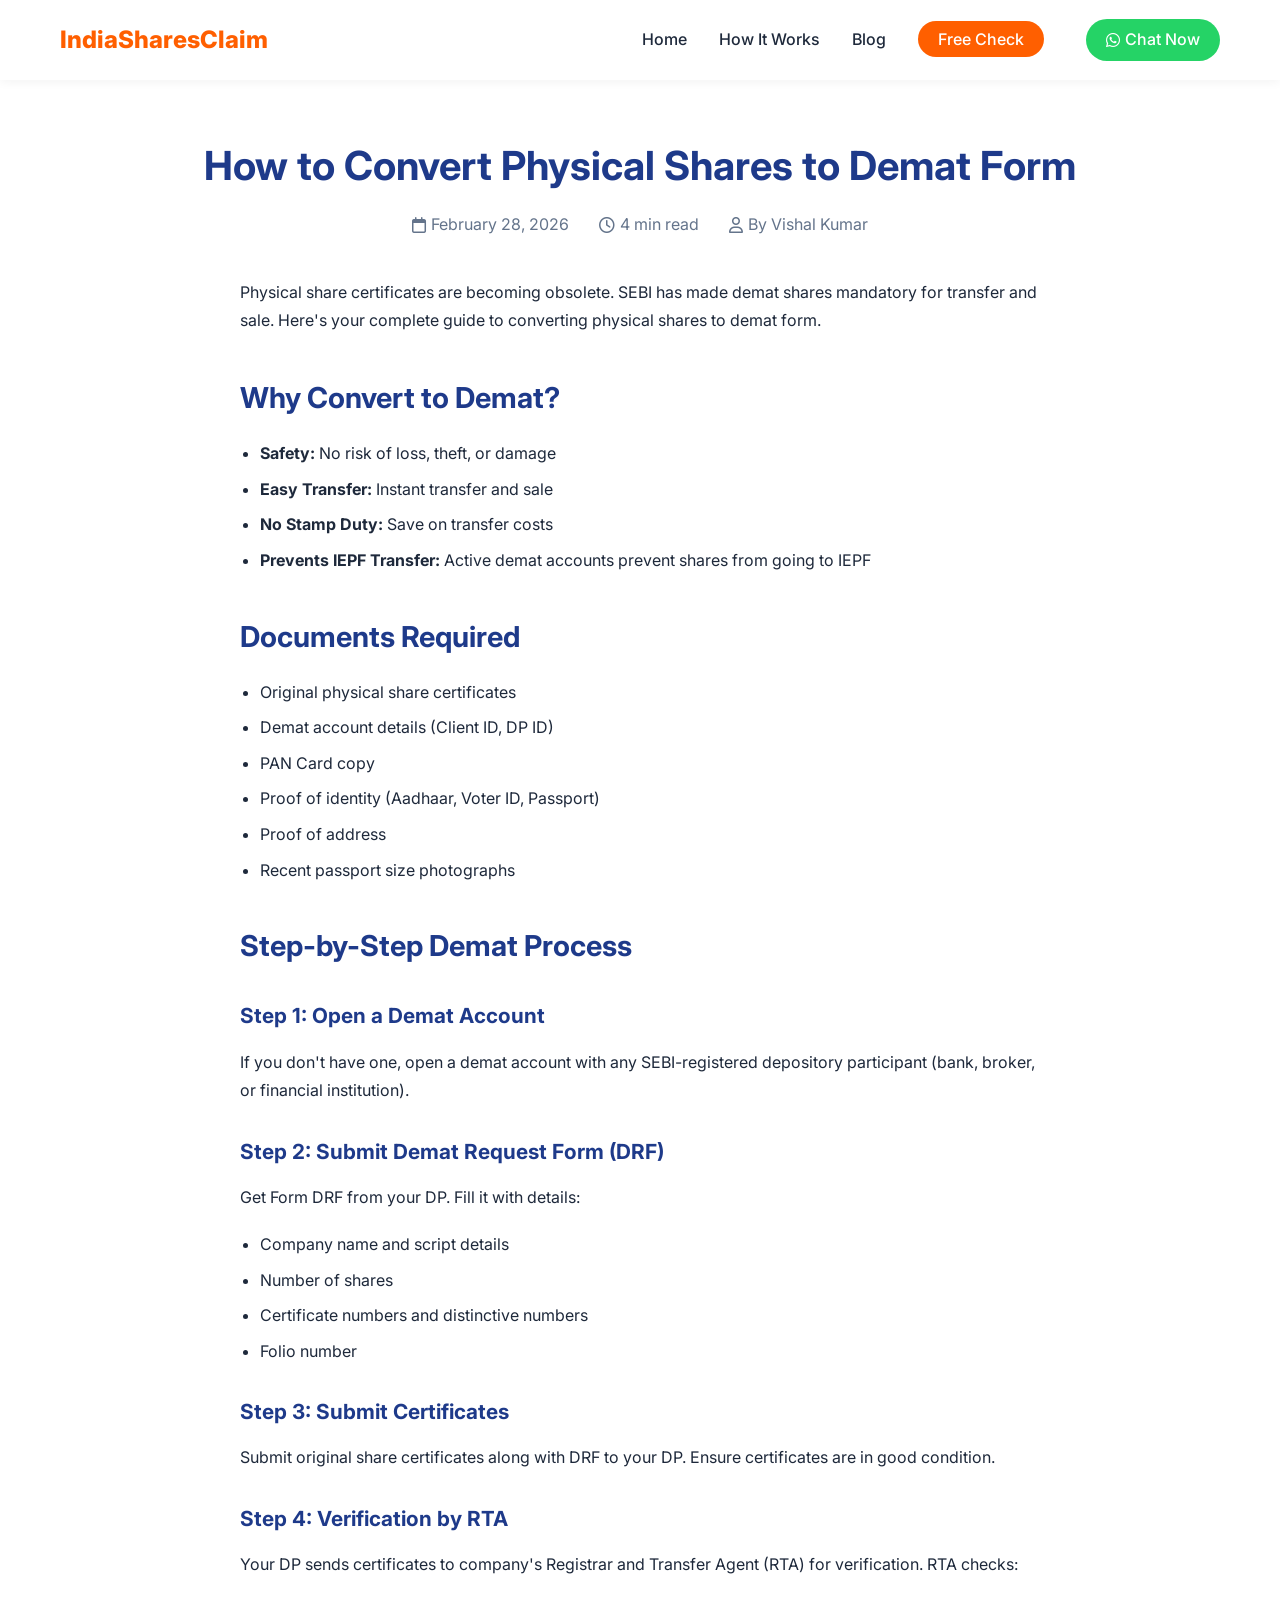
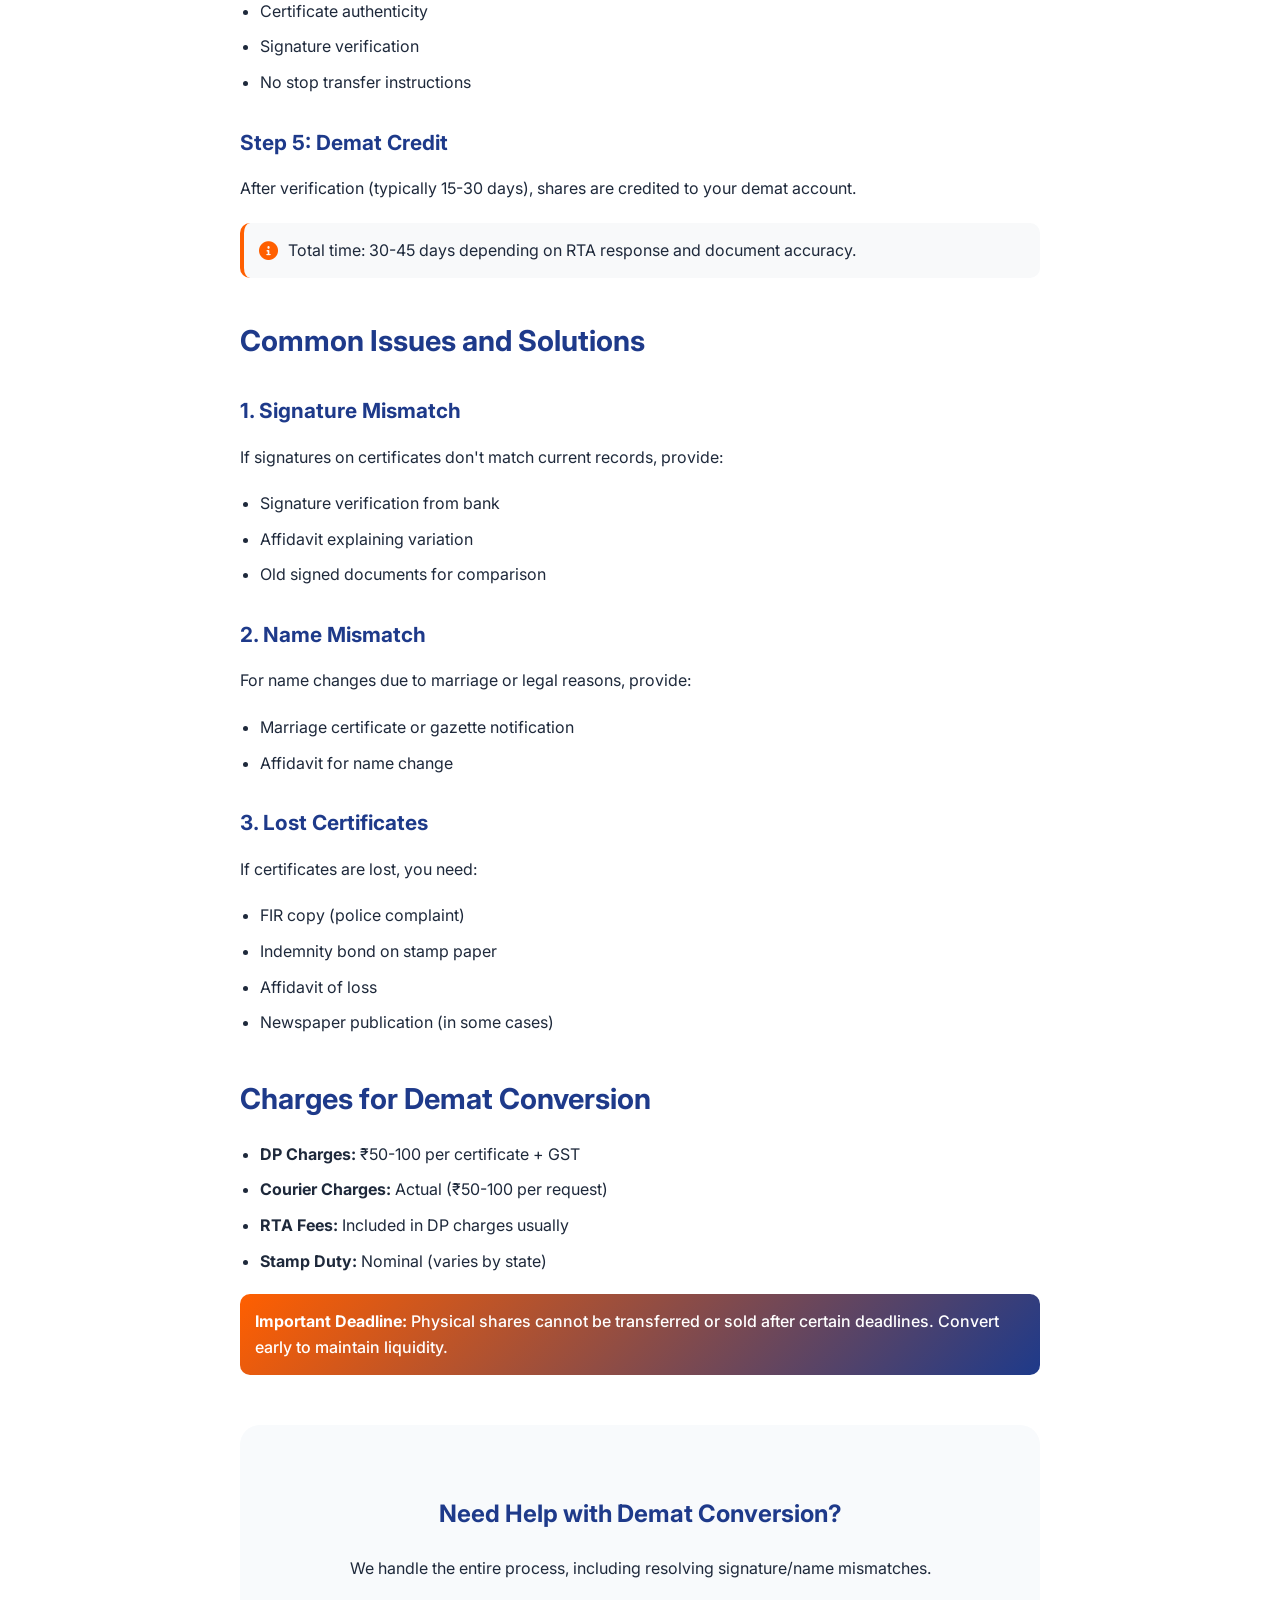
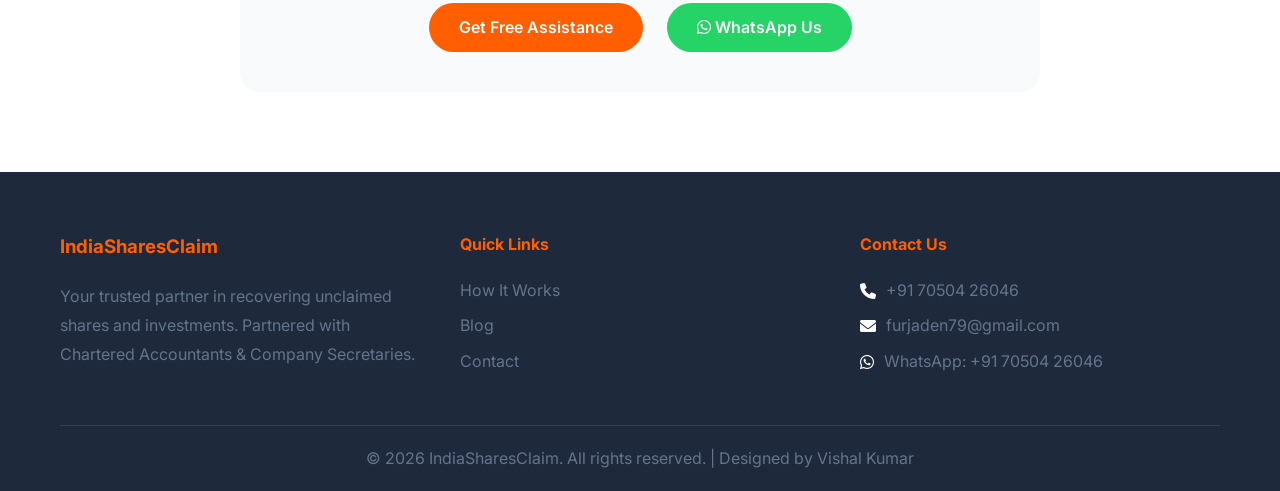
<file: blog-post-4.html>
<!DOCTYPE html>
<html lang="en">
<head>
    <meta charset="UTF-8">
    <meta name="viewport" content="width=device-width, initial-scale=1.0">
    <title>How to Convert Physical Shares to Demat Form - IndiaSharesClaim</title>
    <meta name="description" content="Step-by-step process for dematerializing physical share certificates. Know the forms, charges, and timeline for conversion.">
    
    <!-- Fonts & Icons -->
    <link rel="preconnect" href="https://fonts.googleapis.com">
    <link rel="preconnect" href="https://fonts.gstatic.com" crossorigin>
    <link href="https://fonts.googleapis.com/css2?family=Inter:wght@400;500;600;700;800&display=swap" rel="stylesheet">
    <link rel="stylesheet" href="https://cdnjs.cloudflare.com/ajax/libs/font-awesome/6.0.0/css/all.min.css">
    
    <!-- Custom CSS -->
    <link rel="stylesheet" href="css/style.css">
</head>
<body>
    <!-- Header -->
    <header class="header">
        <nav class="navbar container">
            <a href="index.html" class="logo">IndiaSharesClaim</a>
            <div class="nav-toggle" id="navToggle">
                <i class="fas fa-bars"></i>
            </div>
            <ul class="nav-menu" id="navMenu">
                <li><a href="index.html">Home</a></li>
                <li><a href="how-it-works.html">How It Works</a></li>
                <li><a href="blog.html">Blog</a></li>
                <li><a href="index.html#contact" class="nav-cta">Free Check</a></li>
                <li class="nav-whatsapp">
                    <a href="https://wa.me/917050426046?text=Hi%20Vishal%2C%20I%20need%20help%20with%20demat%20conversion." 
                       target="_blank" 
                       class="nav-whatsapp-btn">
                        <i class="fab fa-whatsapp"></i> Chat Now
                    </a>
                </li>
            </ul>
        </nav>
    </header>

    <!-- Blog Post Content -->
    <article class="blog-post">
        <div class="container">
            <div class="blog-post-header">
                <h1>How to Convert Physical Shares to Demat Form</h1>
                <div class="blog-post-meta">
                    <span><i class="far fa-calendar"></i> February 28, 2026</span>
                    <span><i class="far fa-clock"></i> 4 min read</span>
                    <span><i class="far fa-user"></i> By Vishal Kumar</span>
                </div>
            </div>

            <div class="blog-post-content">
                <p>Physical share certificates are becoming obsolete. SEBI has made demat shares mandatory for transfer and sale. Here's your complete guide to converting physical shares to demat form.</p>

                <h2>Why Convert to Demat?</h2>
                <ul>
                    <li><strong>Safety:</strong> No risk of loss, theft, or damage</li>
                    <li><strong>Easy Transfer:</strong> Instant transfer and sale</li>
                    <li><strong>No Stamp Duty:</strong> Save on transfer costs</li>
                    <li><strong>Prevents IEPF Transfer:</strong> Active demat accounts prevent shares from going to IEPF</li>
                </ul>

                <h2>Documents Required</h2>
                <ul>
                    <li>Original physical share certificates</li>
                    <li>Demat account details (Client ID, DP ID)</li>
                    <li>PAN Card copy</li>
                    <li>Proof of identity (Aadhaar, Voter ID, Passport)</li>
                    <li>Proof of address</li>
                    <li>Recent passport size photographs</li>
                </ul>

                <h2>Step-by-Step Demat Process</h2>

                <h3>Step 1: Open a Demat Account</h3>
                <p>If you don't have one, open a demat account with any SEBI-registered depository participant (bank, broker, or financial institution).</p>

                <h3>Step 2: Submit Demat Request Form (DRF)</h3>
                <p>Get Form DRF from your DP. Fill it with details:</p>
                <ul>
                    <li>Company name and script details</li>
                    <li>Number of shares</li>
                    <li>Certificate numbers and distinctive numbers</li>
                    <li>Folio number</li>
                </ul>

                <h3>Step 3: Submit Certificates</h3>
                <p>Submit original share certificates along with DRF to your DP. Ensure certificates are in good condition.</p>

                <h3>Step 4: Verification by RTA</h3>
                <p>Your DP sends certificates to company's Registrar and Transfer Agent (RTA) for verification. RTA checks:</p>
                <ul>
                    <li>Certificate authenticity</li>
                    <li>Signature verification</li>
                    <li>No stop transfer instructions</li>
                </ul>

                <h3>Step 5: Demat Credit</h3>
                <p>After verification (typically 15-30 days), shares are credited to your demat account.</p>

                <div class="step-note">
                    <i class="fas fa-info-circle"></i>
                    <span>Total time: 30-45 days depending on RTA response and document accuracy.</span>
                </div>

                <h2>Common Issues and Solutions</h2>

                <h3>1. Signature Mismatch</h3>
                <p>If signatures on certificates don't match current records, provide:</p>
                <ul>
                    <li>Signature verification from bank</li>
                    <li>Affidavit explaining variation</li>
                    <li>Old signed documents for comparison</li>
                </ul>

                <h3>2. Name Mismatch</h3>
                <p>For name changes due to marriage or legal reasons, provide:</p>
                <ul>
                    <li>Marriage certificate or gazette notification</li>
                    <li>Affidavit for name change</li>
                </ul>

                <h3>3. Lost Certificates</h3>
                <p>If certificates are lost, you need:</p>
                <ul>
                    <li>FIR copy (police complaint)</li>
                    <li>Indemnity bond on stamp paper</li>
                    <li>Affidavit of loss</li>
                    <li>Newspaper publication (in some cases)</li>
                </ul>

                <h2>Charges for Demat Conversion</h2>
                <ul>
                    <li><strong>DP Charges:</strong> ₹50-100 per certificate + GST</li>
                    <li><strong>Courier Charges:</strong> Actual (₹50-100 per request)</li>
                    <li><strong>RTA Fees:</strong> Included in DP charges usually</li>
                    <li><strong>Stamp Duty:</strong> Nominal (varies by state)</li>
                </ul>

                <div class="highlight-text">
                    <strong>Important Deadline:</strong> Physical shares cannot be transferred or sold after certain deadlines. Convert early to maintain liquidity.
                </div>

                <div class="blog-cta">
                    <h3>Need Help with Demat Conversion?</h3>
                    <p>We handle the entire process, including resolving signature/name mismatches.</p>
                    <a href="index.html#contact" class="btn btn-primary">Get Free Assistance</a>
                    <a href="https://wa.me/917050426046" class="btn btn-success" target="_blank"><i class="fab fa-whatsapp"></i> WhatsApp Us</a>
                </div>
            </div>
        </div>
    </article>

    <!-- Footer -->
    <footer class="footer">
        <div class="container">
            <div class="footer-content">
                <div class="footer-section">
                    <h3>IndiaSharesClaim</h3>
                    <p>Your trusted partner in recovering unclaimed shares and investments. Partnered with Chartered Accountants & Company Secretaries.</p>
                </div>
                <div class="footer-section">
                    <h4>Quick Links</h4>
                    <ul>
                        <li><a href="how-it-works.html">How It Works</a></li>
                        <li><a href="blog.html">Blog</a></li>
                        <li><a href="index.html#contact">Contact</a></li>
                    </ul>
                </div>
                <div class="footer-section">
                    <h4>Contact Us</h4>
                    <ul class="contact-info">
                        <li><i class="fas fa-phone"></i> <a href="tel:7050426046">+91 70504 26046</a></li>
                        <li><i class="fas fa-envelope"></i> <a href="mailto:furjaden79@gmail.com">furjaden79@gmail.com</a></li>
                        <li><i class="fab fa-whatsapp"></i> <a href="https://wa.me/917050426046">WhatsApp: +91 70504 26046</a></li>
                    </ul>
                </div>
            </div>
            <div class="footer-bottom">
                <p>&copy; 2026 IndiaSharesClaim. All rights reserved. | Designed by Vishal Kumar</p>
            </div>
        </div>
    </footer>

    <script src="js/main.js"></script>
</body>
</html>
</file>
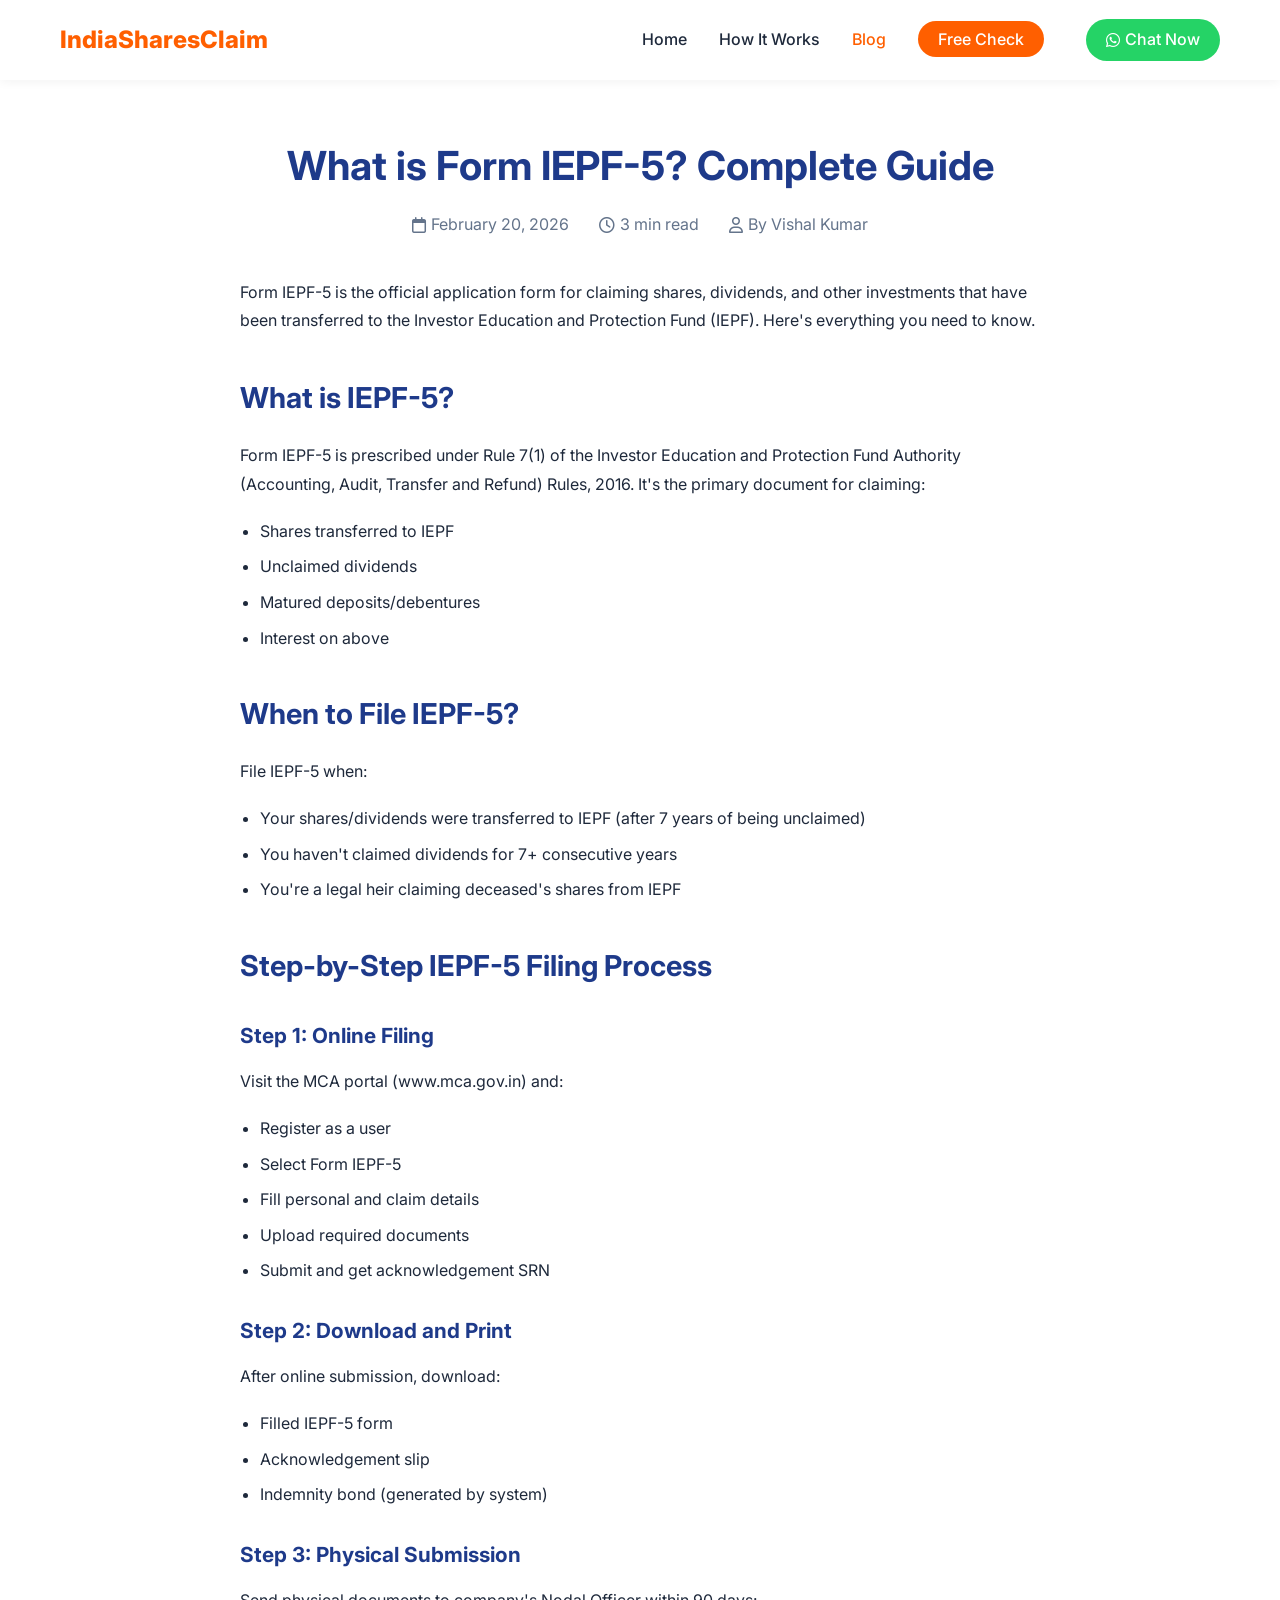
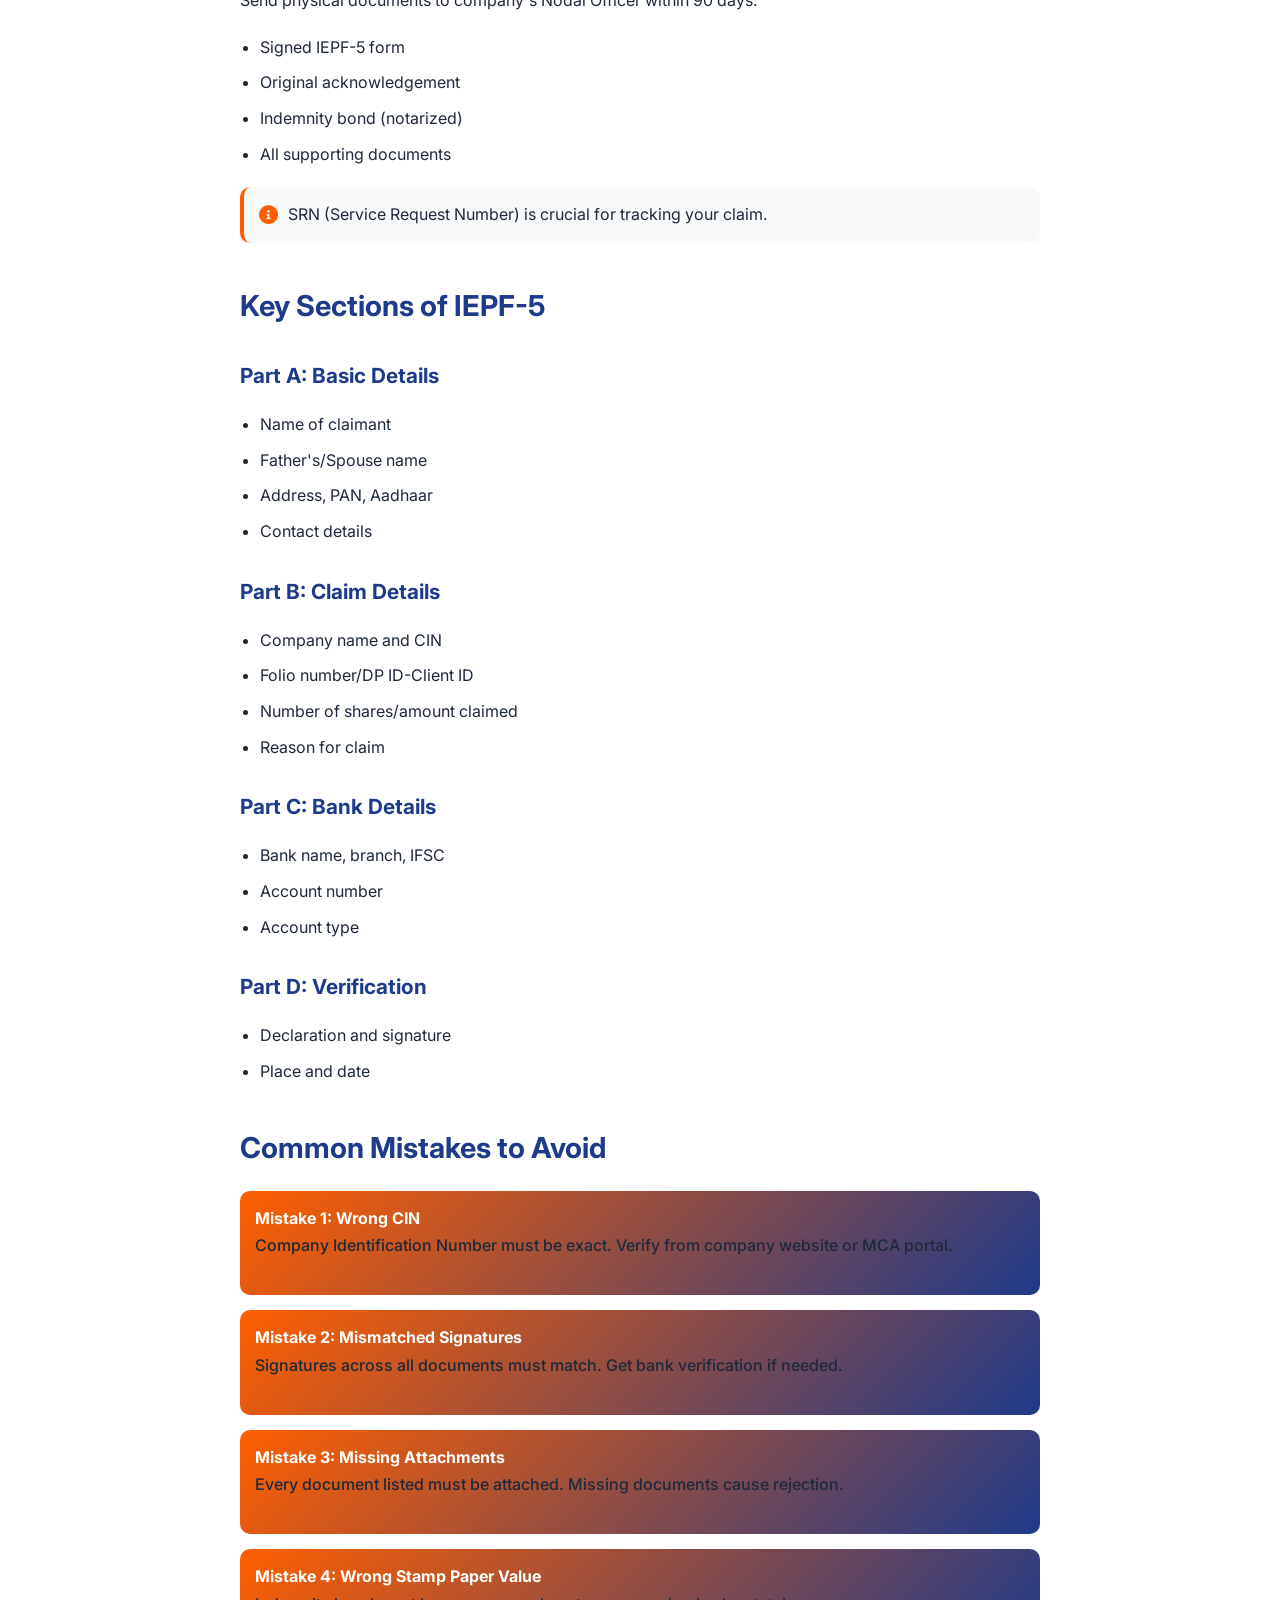
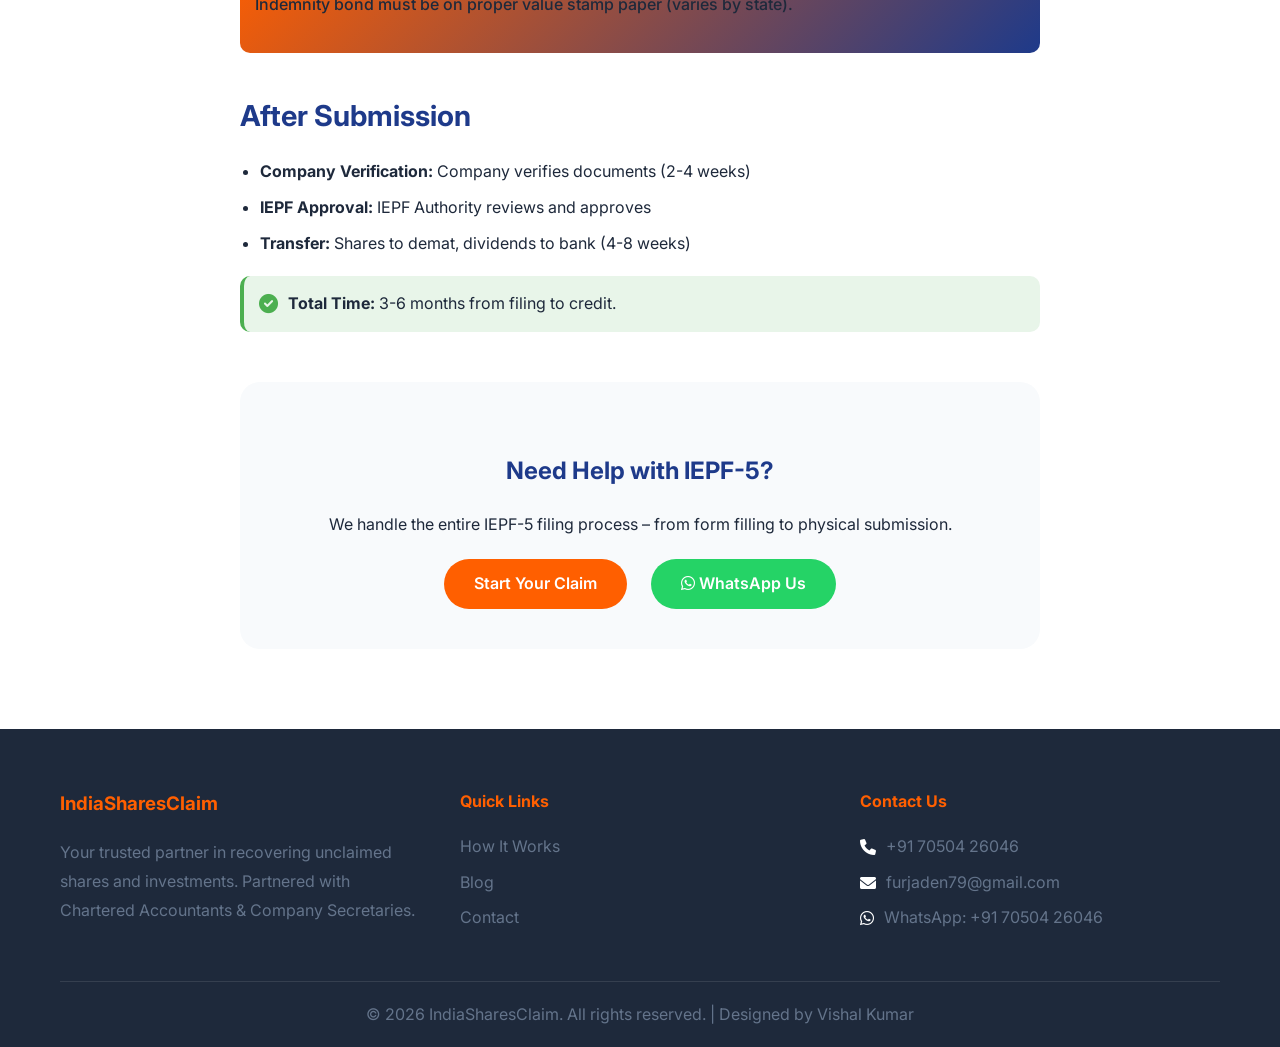
<file: blog-post-5.html>
<!DOCTYPE html>
<html lang="en">
<head>
    <meta charset="UTF-8">
    <meta name="viewport" content="width=device-width, initial-scale=1.0">
    <title>What is Form IEPF-5? Complete Guide - IndiaSharesClaim</title>
    <meta name="description" content="Everything you need to know about Form IEPF-5 – how to fill it, where to submit, and common mistakes to avoid.">
    
    <!-- Fonts & Icons -->
    <link rel="preconnect" href="https://fonts.googleapis.com">
    <link rel="preconnect" href="https://fonts.gstatic.com" crossorigin>
    <link href="https://fonts.googleapis.com/css2?family=Inter:wght@400;500;600;700;800&display=swap" rel="stylesheet">
    <link rel="stylesheet" href="https://cdnjs.cloudflare.com/ajax/libs/font-awesome/6.0.0/css/all.min.css">
    
    <!-- Custom CSS -->
    <link rel="stylesheet" href="css/style.css">
</head>
<body>
    <!-- Header -->
    <header class="header">
        <nav class="navbar container">
            <a href="index.html" class="logo">IndiaSharesClaim</a>
            <div class="nav-toggle" id="navToggle">
                <i class="fas fa-bars"></i>
            </div>
            <ul class="nav-menu" id="navMenu">
                <li><a href="index.html">Home</a></li>
                <li><a href="how-it-works.html">How It Works</a></li>
                <li><a href="blog.html" class="active">Blog</a></li>
                <li><a href="index.html#contact" class="nav-cta">Free Check</a></li>
                <li class="nav-whatsapp">
                    <a href="https://wa.me/917050426046?text=Hi%20Vishal%2C%20I%20need%20help%20with%20IEPF-5%20form." 
                       target="_blank" 
                       class="nav-whatsapp-btn">
                        <i class="fab fa-whatsapp"></i> Chat Now
                    </a>
                </li>
            </ul>
        </nav>
    </header>

    <!-- Blog Post Content -->
    <article class="blog-post">
        <div class="container">
            <div class="blog-post-header">
                <h1>What is Form IEPF-5? Complete Guide</h1>
                <div class="blog-post-meta">
                    <span><i class="far fa-calendar"></i> February 20, 2026</span>
                    <span><i class="far fa-clock"></i> 3 min read</span>
                    <span><i class="far fa-user"></i> By Vishal Kumar</span>
                </div>
            </div>

            <div class="blog-post-content">
                <p>Form IEPF-5 is the official application form for claiming shares, dividends, and other investments that have been transferred to the Investor Education and Protection Fund (IEPF). Here's everything you need to know.</p>

                <h2>What is IEPF-5?</h2>
                <p>Form IEPF-5 is prescribed under Rule 7(1) of the Investor Education and Protection Fund Authority (Accounting, Audit, Transfer and Refund) Rules, 2016. It's the primary document for claiming:</p>
                <ul>
                    <li>Shares transferred to IEPF</li>
                    <li>Unclaimed dividends</li>
                    <li>Matured deposits/debentures</li>
                    <li>Interest on above</li>
                </ul>

                <h2>When to File IEPF-5?</h2>
                <p>File IEPF-5 when:</p>
                <ul>
                    <li>Your shares/dividends were transferred to IEPF (after 7 years of being unclaimed)</li>
                    <li>You haven't claimed dividends for 7+ consecutive years</li>
                    <li>You're a legal heir claiming deceased's shares from IEPF</li>
                </ul>

                <h2>Step-by-Step IEPF-5 Filing Process</h2>

                <h3>Step 1: Online Filing</h3>
                <p>Visit the MCA portal (www.mca.gov.in) and:</p>
                <ul>
                    <li>Register as a user</li>
                    <li>Select Form IEPF-5</li>
                    <li>Fill personal and claim details</li>
                    <li>Upload required documents</li>
                    <li>Submit and get acknowledgement SRN</li>
                </ul>

                <h3>Step 2: Download and Print</h3>
                <p>After online submission, download:</p>
                <ul>
                    <li>Filled IEPF-5 form</li>
                    <li>Acknowledgement slip</li>
                    <li>Indemnity bond (generated by system)</li>
                </ul>

                <h3>Step 3: Physical Submission</h3>
                <p>Send physical documents to company's Nodal Officer within 90 days:</p>
                <ul>
                    <li>Signed IEPF-5 form</li>
                    <li>Original acknowledgement</li>
                    <li>Indemnity bond (notarized)</li>
                    <li>All supporting documents</li>
                </ul>

                <div class="step-note">
                    <i class="fas fa-info-circle"></i>
                    <span>SRN (Service Request Number) is crucial for tracking your claim.</span>
                </div>

                <h2>Key Sections of IEPF-5</h2>

                <h3>Part A: Basic Details</h3>
                <ul>
                    <li>Name of claimant</li>
                    <li>Father's/Spouse name</li>
                    <li>Address, PAN, Aadhaar</li>
                    <li>Contact details</li>
                </ul>

                <h3>Part B: Claim Details</h3>
                <ul>
                    <li>Company name and CIN</li>
                    <li>Folio number/DP ID-Client ID</li>
                    <li>Number of shares/amount claimed</li>
                    <li>Reason for claim</li>
                </ul>

                <h3>Part C: Bank Details</h3>
                <ul>
                    <li>Bank name, branch, IFSC</li>
                    <li>Account number</li>
                    <li>Account type</li>
                </ul>

                <h3>Part D: Verification</h3>
                <ul>
                    <li>Declaration and signature</li>
                    <li>Place and date</li>
                </ul>

                <h2>Common Mistakes to Avoid</h2>

                <div class="highlight-text">
                    <strong>Mistake 1: Wrong CIN</strong>
                    <p>Company Identification Number must be exact. Verify from company website or MCA portal.</p>
                </div>

                <div class="highlight-text">
                    <strong>Mistake 2: Mismatched Signatures</strong>
                    <p>Signatures across all documents must match. Get bank verification if needed.</p>
                </div>

                <div class="highlight-text">
                    <strong>Mistake 3: Missing Attachments</strong>
                    <p>Every document listed must be attached. Missing documents cause rejection.</p>
                </div>

                <div class="highlight-text">
                    <strong>Mistake 4: Wrong Stamp Paper Value</strong>
                    <p>Indemnity bond must be on proper value stamp paper (varies by state).</p>
                </div>

                <h2>After Submission</h2>
                <ul>
                    <li><strong>Company Verification:</strong> Company verifies documents (2-4 weeks)</li>
                    <li><strong>IEPF Approval:</strong> IEPF Authority reviews and approves</li>
                    <li><strong>Transfer:</strong> Shares to demat, dividends to bank (4-8 weeks)</li>
                </ul>

                <div class="step-note success-note">
                    <i class="fas fa-check-circle"></i>
                    <span><strong>Total Time:</strong> 3-6 months from filing to credit.</span>
                </div>

                <div class="blog-cta">
                    <h3>Need Help with IEPF-5?</h3>
                    <p>We handle the entire IEPF-5 filing process – from form filling to physical submission.</p>
                    <a href="index.html#contact" class="btn btn-primary">Start Your Claim</a>
                    <a href="https://wa.me/917050426046" class="btn btn-success" target="_blank"><i class="fab fa-whatsapp"></i> WhatsApp Us</a>
                </div>
            </div>
        </div>
    </article>

    <!-- Footer -->
    <footer class="footer">
        <div class="container">
            <div class="footer-content">
                <div class="footer-section">
                    <h3>IndiaSharesClaim</h3>
                    <p>Your trusted partner in recovering unclaimed shares and investments. Partnered with Chartered Accountants & Company Secretaries.</p>
                </div>
                <div class="footer-section">
                    <h4>Quick Links</h4>
                    <ul>
                        <li><a href="how-it-works.html">How It Works</a></li>
                        <li><a href="blog.html">Blog</a></li>
                        <li><a href="index.html#contact">Contact</a></li>
                    </ul>
                </div>
                <div class="footer-section">
                    <h4>Contact Us</h4>
                    <ul class="contact-info">
                        <li><i class="fas fa-phone"></i> <a href="tel:7050426046">+91 70504 26046</a></li>
                        <li><i class="fas fa-envelope"></i> <a href="mailto:furjaden79@gmail.com">furjaden79@gmail.com</a></li>
                        <li><i class="fab fa-whatsapp"></i> <a href="https://wa.me/917050426046">WhatsApp: +91 70504 26046</a></li>
                    </ul>
                </div>
            </div>
            <div class="footer-bottom">
                <p>&copy; 2026 IndiaSharesClaim. All rights reserved. | Designed by Vishal Kumar</p>
            </div>
        </div>
    </footer>

    <script src="js/main.js"></script>
</body>
</html>
</file>
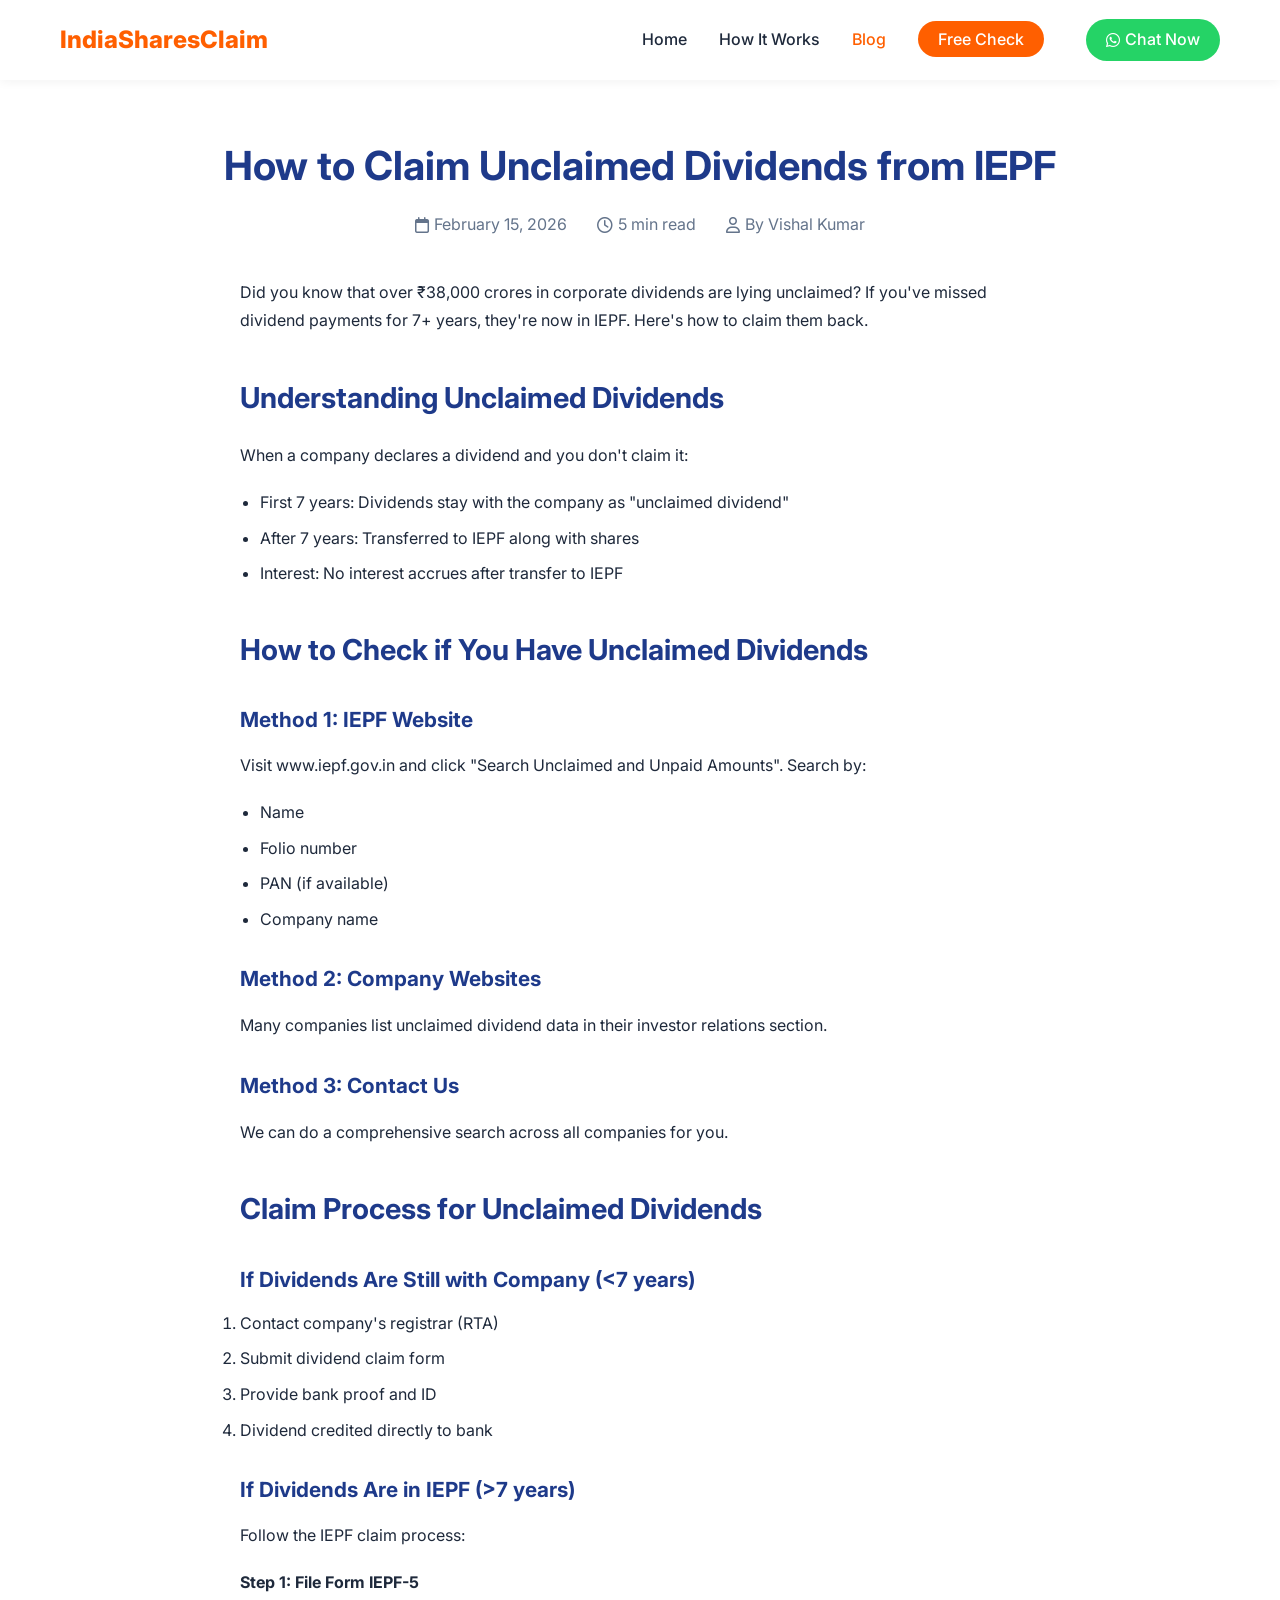
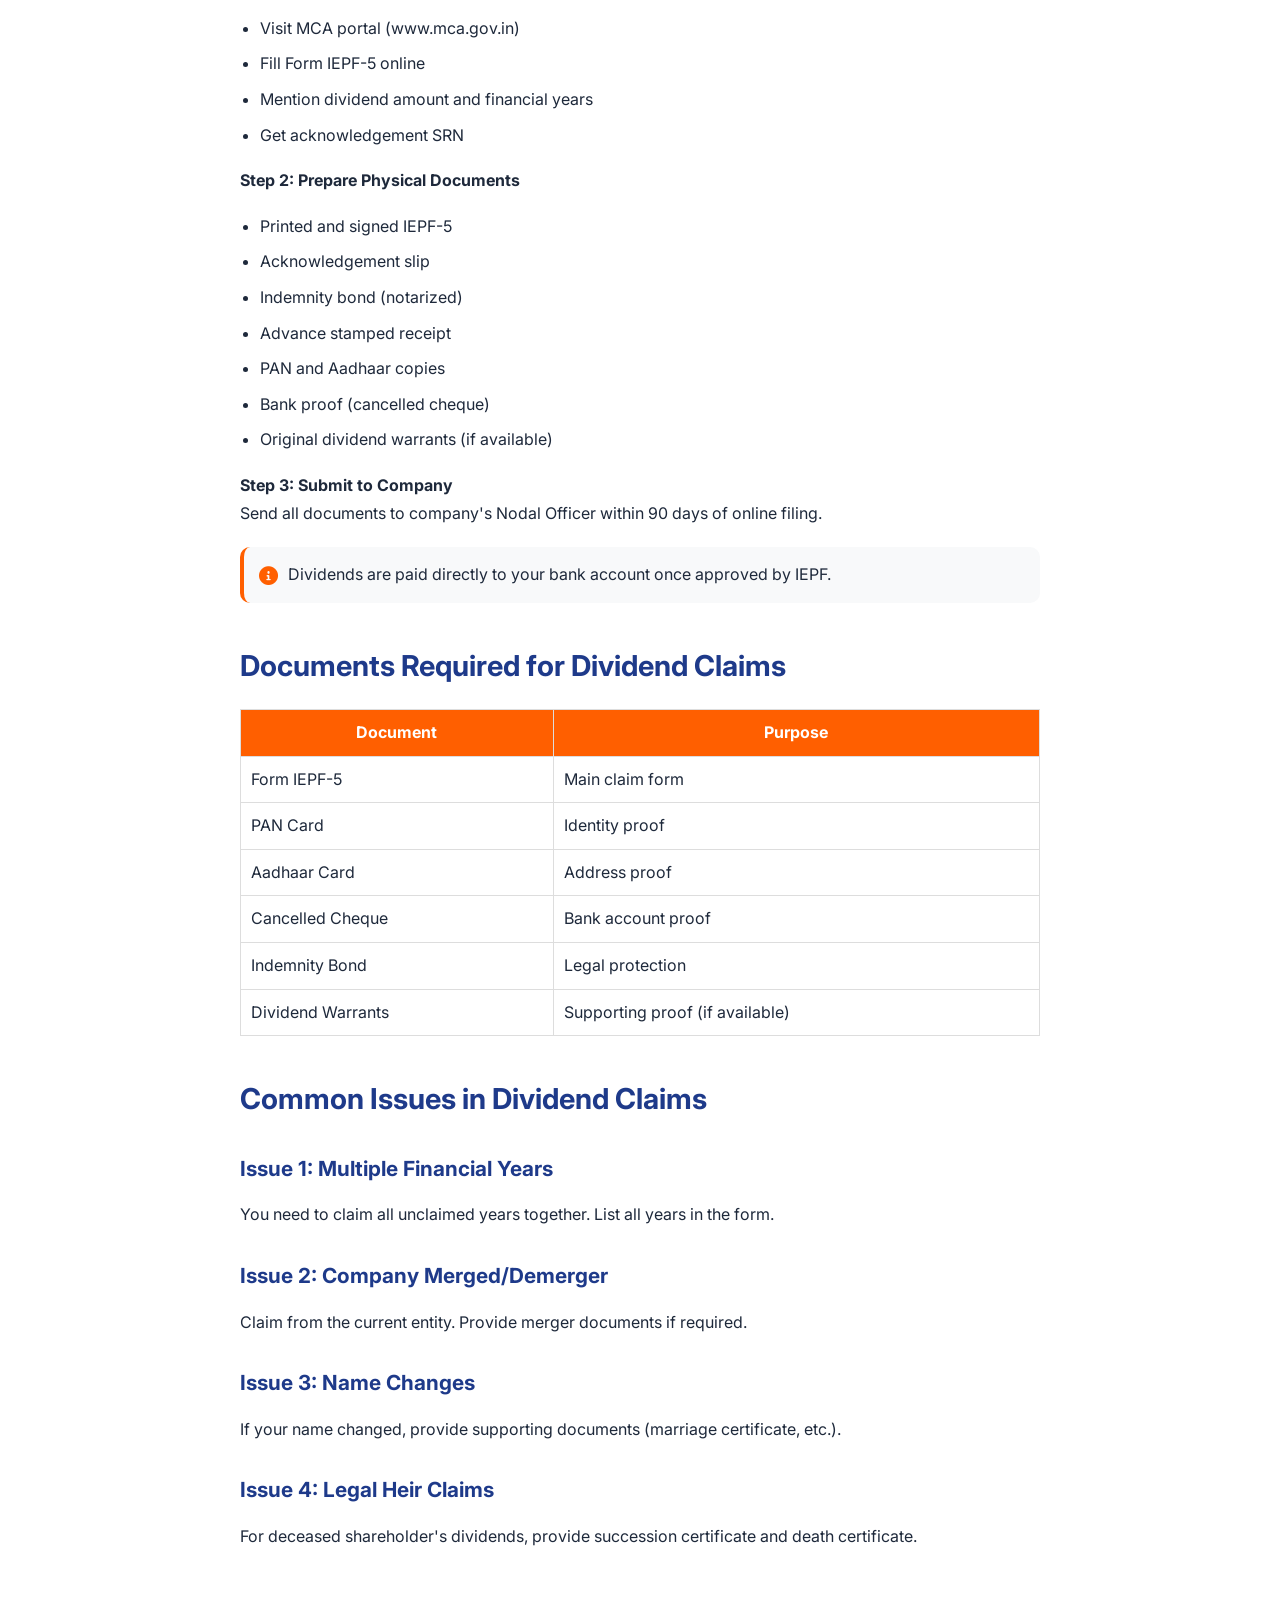
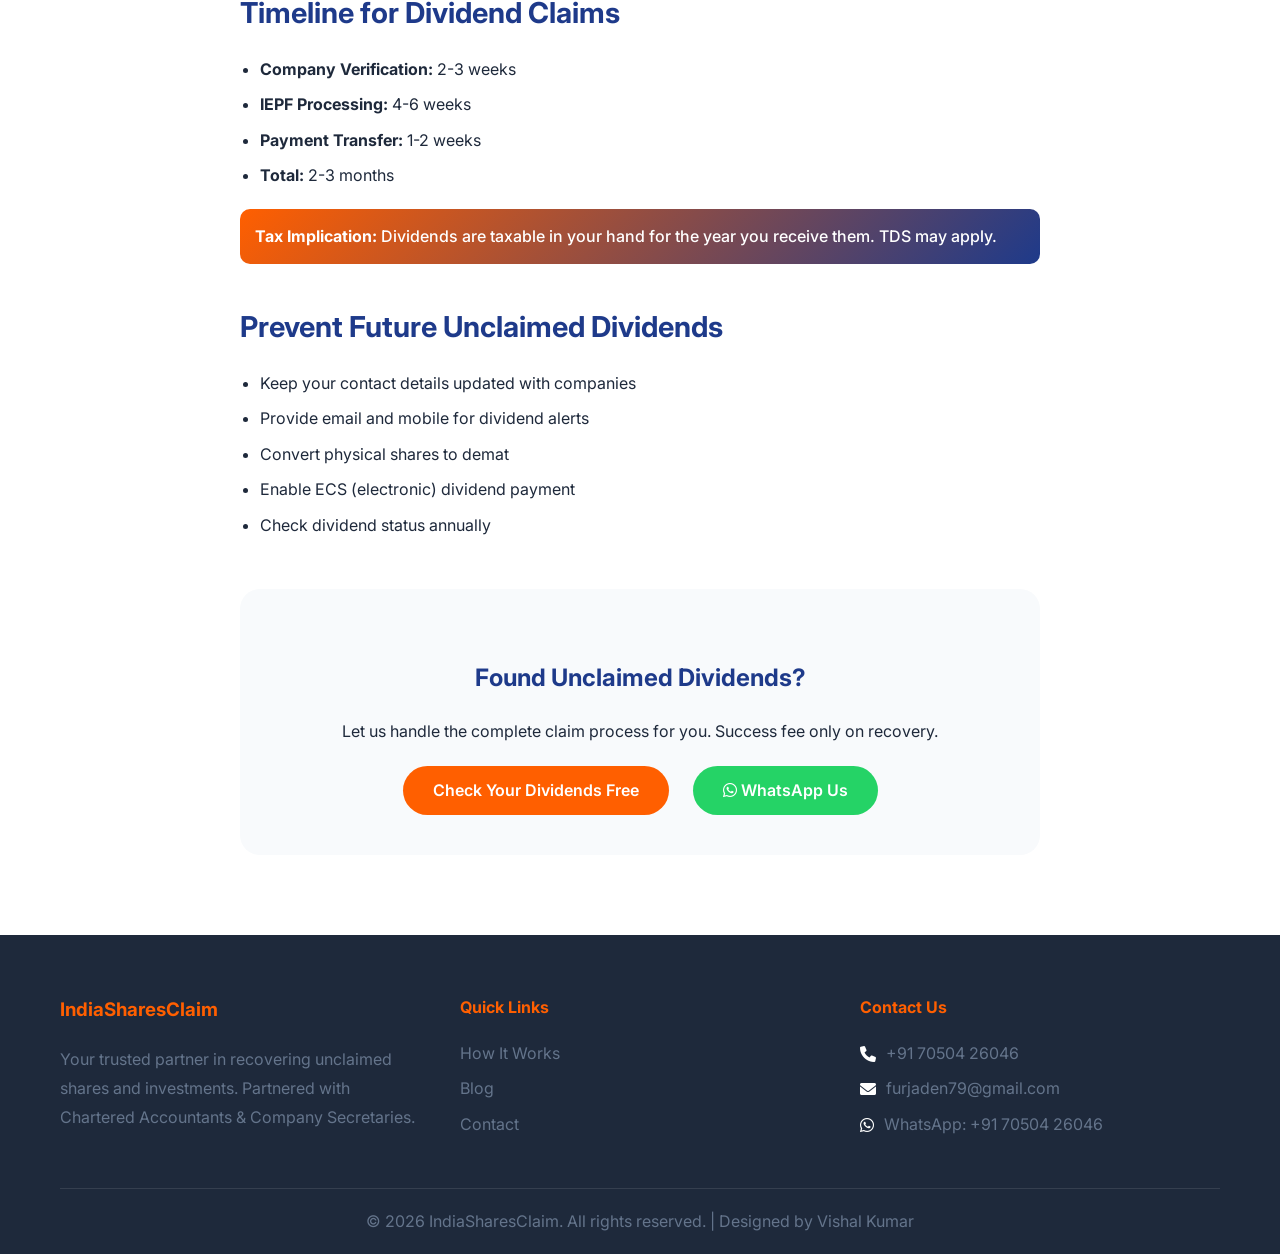
<file: blog-post-6.html>
<!DOCTYPE html>
<html lang="en">
<head>
    <meta charset="UTF-8">
    <meta name="viewport" content="width=device-width, initial-scale=1.0">
    <title>How to Claim Unclaimed Dividends from IEPF - IndiaSharesClaim</title>
    <meta name="description" content="Guide to claiming unclaimed dividends transferred to IEPF. Process, forms, and documents required for dividend recovery.">
    
    <!-- Fonts & Icons -->
    <link rel="preconnect" href="https://fonts.googleapis.com">
    <link rel="preconnect" href="https://fonts.gstatic.com" crossorigin>
    <link href="https://fonts.googleapis.com/css2?family=Inter:wght@400;500;600;700;800&display=swap" rel="stylesheet">
    <link rel="stylesheet" href="https://cdnjs.cloudflare.com/ajax/libs/font-awesome/6.0.0/css/all.min.css">
    
    <!-- Custom CSS -->
    <link rel="stylesheet" href="css/style.css">
</head>
<body>
    <!-- Header -->
    <header class="header">
        <nav class="navbar container">
            <a href="index.html" class="logo">IndiaSharesClaim</a>
            <div class="nav-toggle" id="navToggle">
                <i class="fas fa-bars"></i>
            </div>
            <ul class="nav-menu" id="navMenu">
                <li><a href="index.html">Home</a></li>
                <li><a href="how-it-works.html">How It Works</a></li>
                <li><a href="blog.html" class="active">Blog</a></li>
                <li><a href="index.html#contact" class="nav-cta">Free Check</a></li>
                <li class="nav-whatsapp">
                    <a href="https://wa.me/917050426046?text=Hi%20Vishal%2C%20I%20need%20help%20with%20unclaimed%20dividends." 
                       target="_blank" 
                       class="nav-whatsapp-btn">
                        <i class="fab fa-whatsapp"></i> Chat Now
                    </a>
                </li>
            </ul>
        </nav>
    </header>

    <!-- Blog Post Content -->
    <article class="blog-post">
        <div class="container">
            <div class="blog-post-header">
                <h1>How to Claim Unclaimed Dividends from IEPF</h1>
                <div class="blog-post-meta">
                    <span><i class="far fa-calendar"></i> February 15, 2026</span>
                    <span><i class="far fa-clock"></i> 5 min read</span>
                    <span><i class="far fa-user"></i> By Vishal Kumar</span>
                </div>
            </div>

            <div class="blog-post-content">
                <p>Did you know that over ₹38,000 crores in corporate dividends are lying unclaimed? If you've missed dividend payments for 7+ years, they're now in IEPF. Here's how to claim them back.</p>

                <h2>Understanding Unclaimed Dividends</h2>
                <p>When a company declares a dividend and you don't claim it:</p>
                <ul>
                    <li>First 7 years: Dividends stay with the company as "unclaimed dividend"</li>
                    <li>After 7 years: Transferred to IEPF along with shares</li>
                    <li>Interest: No interest accrues after transfer to IEPF</li>
                </ul>

                <h2>How to Check if You Have Unclaimed Dividends</h2>

                <h3>Method 1: IEPF Website</h3>
                <p>Visit www.iepf.gov.in and click "Search Unclaimed and Unpaid Amounts". Search by:</p>
                <ul>
                    <li>Name</li>
                    <li>Folio number</li>
                    <li>PAN (if available)</li>
                    <li>Company name</li>
                </ul>

                <h3>Method 2: Company Websites</h3>
                <p>Many companies list unclaimed dividend data in their investor relations section.</p>

                <h3>Method 3: Contact Us</h3>
                <p>We can do a comprehensive search across all companies for you.</p>

                <h2>Claim Process for Unclaimed Dividends</h2>

                <h3>If Dividends Are Still with Company (<7 years)</h3>
                <ol>
                    <li>Contact company's registrar (RTA)</li>
                    <li>Submit dividend claim form</li>
                    <li>Provide bank proof and ID</li>
                    <li>Dividend credited directly to bank</li>
                </ol>

                <h3>If Dividends Are in IEPF (>7 years)</h3>
                <p>Follow the IEPF claim process:</p>

                <h4>Step 1: File Form IEPF-5</h4>
                <ul>
                    <li>Visit MCA portal (www.mca.gov.in)</li>
                    <li>Fill Form IEPF-5 online</li>
                    <li>Mention dividend amount and financial years</li>
                    <li>Get acknowledgement SRN</li>
                </ul>

                <h4>Step 2: Prepare Physical Documents</h4>
                <ul>
                    <li>Printed and signed IEPF-5</li>
                    <li>Acknowledgement slip</li>
                    <li>Indemnity bond (notarized)</li>
                    <li>Advance stamped receipt</li>
                    <li>PAN and Aadhaar copies</li>
                    <li>Bank proof (cancelled cheque)</li>
                    <li>Original dividend warrants (if available)</li>
                </ul>

                <h4>Step 3: Submit to Company</h4>
                <p>Send all documents to company's Nodal Officer within 90 days of online filing.</p>

                <div class="step-note">
                    <i class="fas fa-info-circle"></i>
                    <span>Dividends are paid directly to your bank account once approved by IEPF.</span>
                </div>

                <h2>Documents Required for Dividend Claims</h2>

                <table style="width:100%; border-collapse: collapse; margin: 20px 0;">
                    <tr style="background: var(--primary); color: white;">
                        <th style="padding: 10px; border: 1px solid #ddd;">Document</th>
                        <th style="padding: 10px; border: 1px solid #ddd;">Purpose</th>
                    </tr>
                    <tr>
                        <td style="padding: 10px; border: 1px solid #ddd;">Form IEPF-5</td>
                        <td style="padding: 10px; border: 1px solid #ddd;">Main claim form</td>
                    </tr>
                    <tr>
                        <td style="padding: 10px; border: 1px solid #ddd;">PAN Card</td>
                        <td style="padding: 10px; border: 1px solid #ddd;">Identity proof</td>
                    </tr>
                    <tr>
                        <td style="padding: 10px; border: 1px solid #ddd;">Aadhaar Card</td>
                        <td style="padding: 10px; border: 1px solid #ddd;">Address proof</td>
                    </tr>
                    <tr>
                        <td style="padding: 10px; border: 1px solid #ddd;">Cancelled Cheque</td>
                        <td style="padding: 10px; border: 1px solid #ddd;">Bank account proof</td>
                    </tr>
                    <tr>
                        <td style="padding: 10px; border: 1px solid #ddd;">Indemnity Bond</td>
                        <td style="padding: 10px; border: 1px solid #ddd;">Legal protection</td>
                    </tr>
                    <tr>
                        <td style="padding: 10px; border: 1px solid #ddd;">Dividend Warrants</td>
                        <td style="padding: 10px; border: 1px solid #ddd;">Supporting proof (if available)</td>
                    </tr>
                </table>

                <h2>Common Issues in Dividend Claims</h2>

                <h3>Issue 1: Multiple Financial Years</h3>
                <p>You need to claim all unclaimed years together. List all years in the form.</p>

                <h3>Issue 2: Company Merged/Demerger</h3>
                <p>Claim from the current entity. Provide merger documents if required.</p>

                <h3>Issue 3: Name Changes</h3>
                <p>If your name changed, provide supporting documents (marriage certificate, etc.).</p>

                <h3>Issue 4: Legal Heir Claims</h3>
                <p>For deceased shareholder's dividends, provide succession certificate and death certificate.</p>

                <h2>Timeline for Dividend Claims</h2>
                <ul>
                    <li><strong>Company Verification:</strong> 2-3 weeks</li>
                    <li><strong>IEPF Processing:</strong> 4-6 weeks</li>
                    <li><strong>Payment Transfer:</strong> 1-2 weeks</li>
                    <li><strong>Total:</strong> 2-3 months</li>
                </ul>

                <div class="highlight-text">
                    <strong>Tax Implication:</strong> Dividends are taxable in your hand for the year you receive them. TDS may apply.
                </div>

                <h2>Prevent Future Unclaimed Dividends</h2>
                <ul>
                    <li>Keep your contact details updated with companies</li>
                    <li>Provide email and mobile for dividend alerts</li>
                    <li>Convert physical shares to demat</li>
                    <li>Enable ECS (electronic) dividend payment</li>
                    <li>Check dividend status annually</li>
                </ul>

                <div class="blog-cta">
                    <h3>Found Unclaimed Dividends?</h3>
                    <p>Let us handle the complete claim process for you. Success fee only on recovery.</p>
                    <a href="index.html#contact" class="btn btn-primary">Check Your Dividends Free</a>
                    <a href="https://wa.me/917050426046" class="btn btn-success" target="_blank"><i class="fab fa-whatsapp"></i> WhatsApp Us</a>
                </div>
            </div>
        </div>
    </article>

    <!-- Footer -->
    <footer class="footer">
        <div class="container">
            <div class="footer-content">
                <div class="footer-section">
                    <h3>IndiaSharesClaim</h3>
                    <p>Your trusted partner in recovering unclaimed shares and investments. Partnered with Chartered Accountants & Company Secretaries.</p>
                </div>
                <div class="footer-section">
                    <h4>Quick Links</h4>
                    <ul>
                        <li><a href="how-it-works.html">How It Works</a></li>
                        <li><a href="blog.html">Blog</a></li>
                        <li><a href="index.html#contact">Contact</a></li>
                    </ul>
                </div>
                <div class="footer-section">
                    <h4>Contact Us</h4>
                    <ul class="contact-info">
                        <li><i class="fas fa-phone"></i> <a href="tel:7050426046">+91 70504 26046</a></li>
                        <li><i class="fas fa-envelope"></i> <a href="mailto:furjaden79@gmail.com">furjaden79@gmail.com</a></li>
                        <li><i class="fab fa-whatsapp"></i> <a href="https://wa.me/917050426046">WhatsApp: +91 70504 26046</a></li>
                    </ul>
                </div>
            </div>
            <div class="footer-bottom">
                <p>&copy; 2026 IndiaSharesClaim. All rights reserved. | Designed by Vishal Kumar</p>
            </div>
        </div>
    </footer>

    <script src="js/main.js"></script>
</body>
</html>
</file>
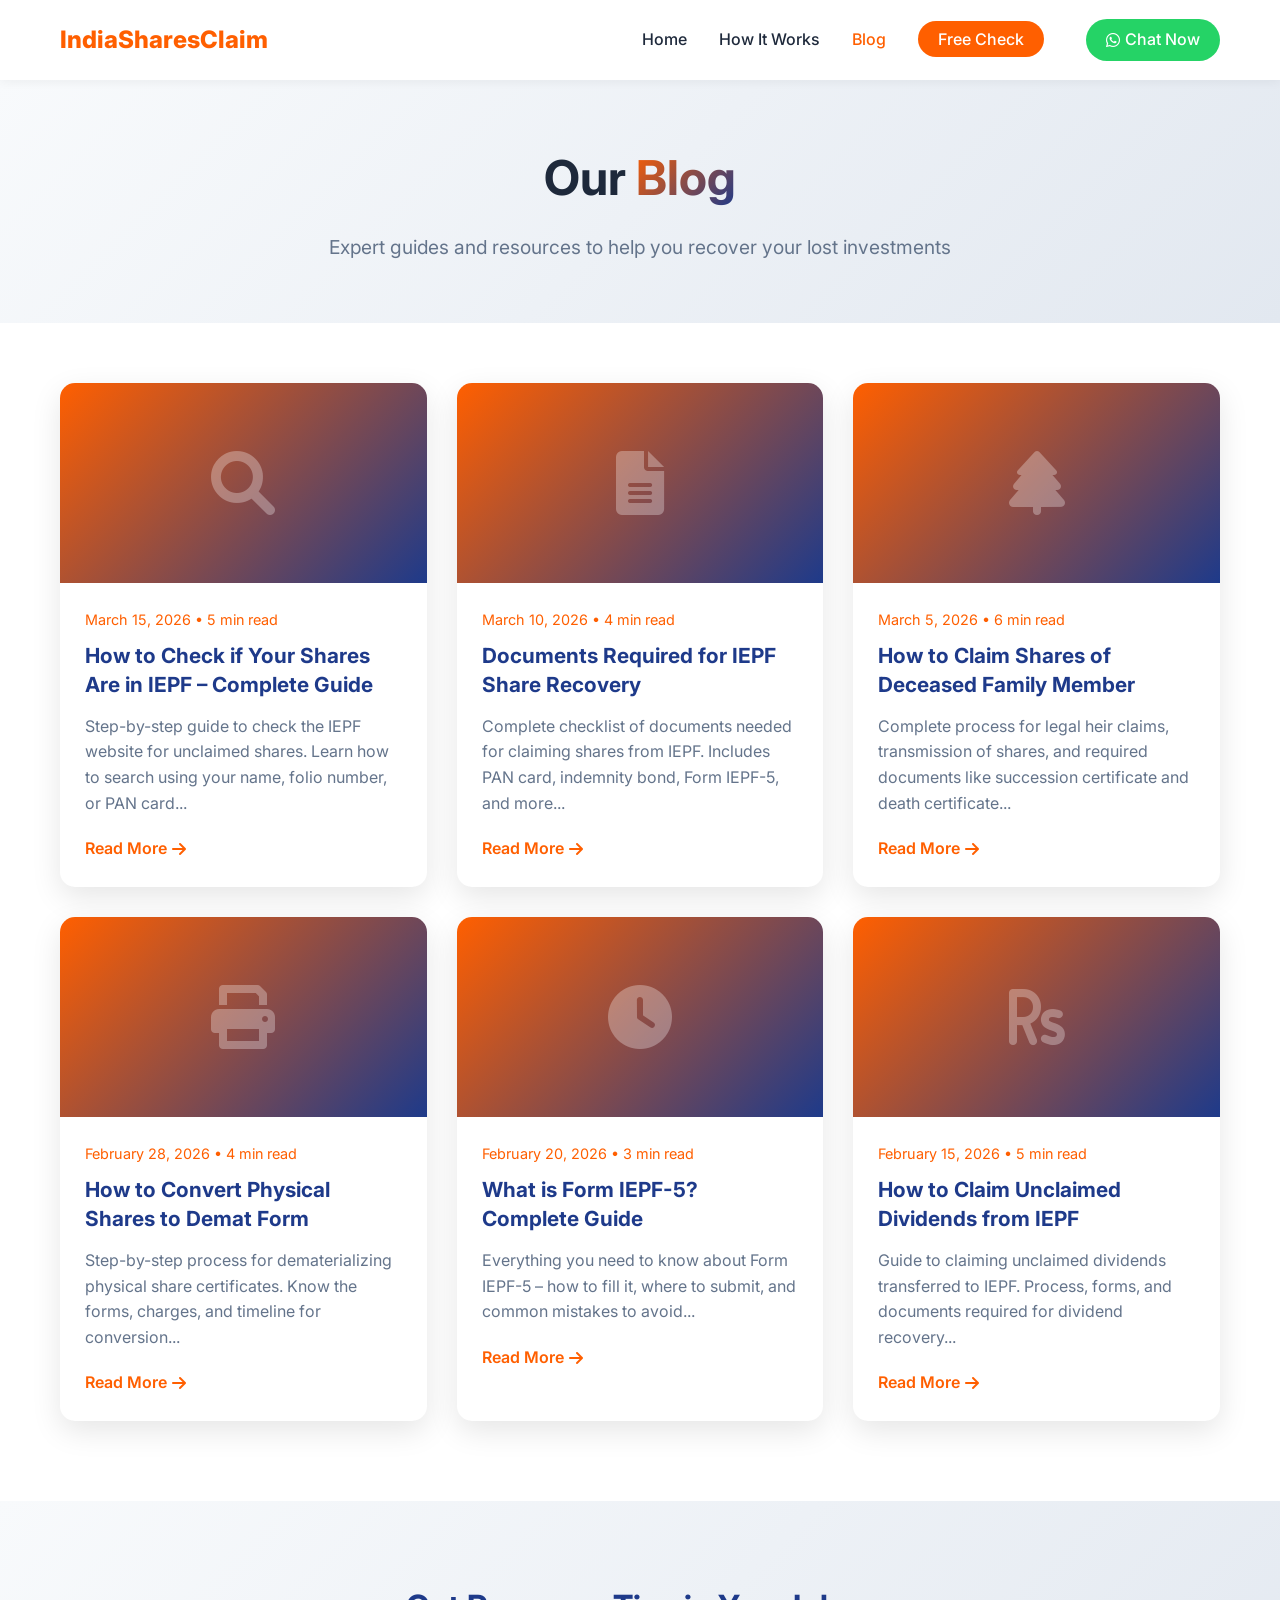
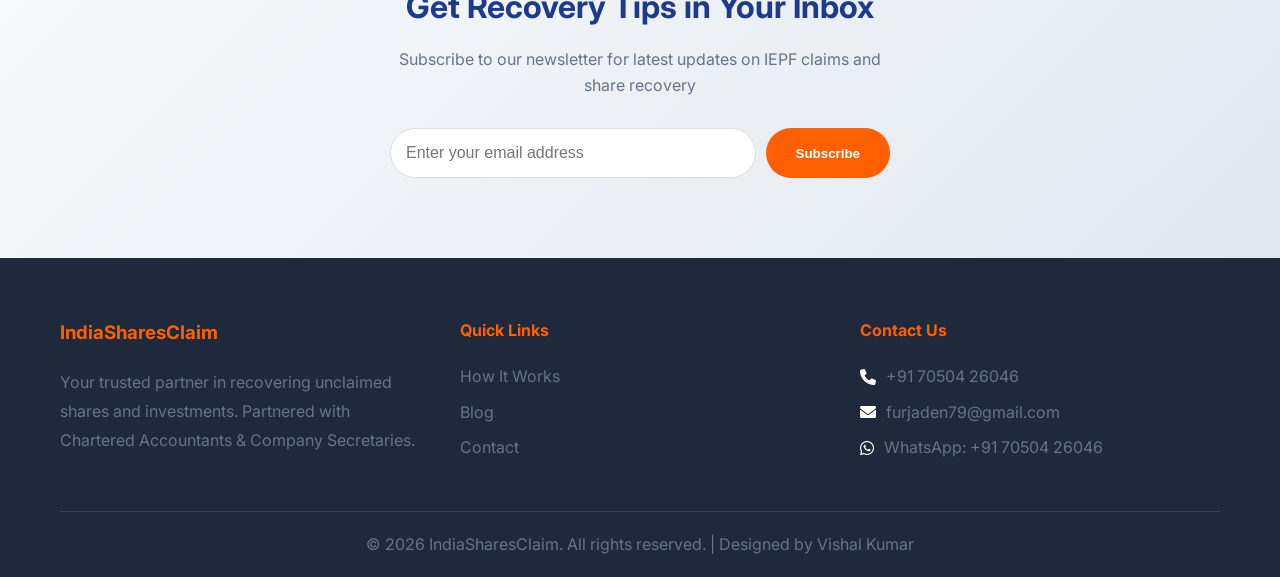
<file: blog.html>
<!DOCTYPE html>
<html lang="en">
<head>
    <meta charset="UTF-8">
    <meta name="viewport" content="width=device-width, initial-scale=1.0">
    <title>Blog - IndiaSharesClaim | Share Recovery Guides</title>
    <meta name="description" content="Expert guides on IEPF claims, share recovery, unclaimed dividends, and investment recovery. Learn how to claim your lost shares.">
    
    <!-- Fonts & Icons -->
    <link rel="preconnect" href="https://fonts.googleapis.com">
    <link rel="preconnect" href="https://fonts.gstatic.com" crossorigin>
    <link href="https://fonts.googleapis.com/css2?family=Inter:wght@400;500;600;700;800&display=swap" rel="stylesheet">
    <link rel="stylesheet" href="https://cdnjs.cloudflare.com/ajax/libs/font-awesome/6.0.0/css/all.min.css">
    
    <!-- Custom CSS -->
    <link rel="stylesheet" href="css/style.css">
</head>
<body>
    <!-- Header -->
    <header class="header">
        <nav class="navbar container">
            <a href="index.html" class="logo">IndiaSharesClaim</a>
            <div class="nav-toggle" id="navToggle">
                <i class="fas fa-bars"></i>
            </div>
            <ul class="nav-menu" id="navMenu">
                <li><a href="index.html">Home</a></li>
                <li><a href="how-it-works.html">How It Works</a></li>
                <li><a href="blog.html" class="active">Blog</a></li>
                <li><a href="index.html#contact" class="nav-cta">Free Check</a></li>
                <li class="nav-whatsapp">
                    <a href="https://wa.me/917050426046?text=Hi%20Vishal%2C%20I%20need%20help%20recovering%20my%20lost%20shares." 
                       target="_blank" 
                       class="nav-whatsapp-btn">
                        <i class="fab fa-whatsapp"></i> Chat Now
                    </a>
                </li>
            </ul>
        </nav>
    </header>

    <!-- Page Header -->
    <section class="page-header">
        <div class="container">
            <h1>Our <span class="gradient-text">Blog</span></h1>
            <p>Expert guides and resources to help you recover your lost investments</p>
        </div>
    </section>

    <!-- Blog Grid -->
    <section class="blog-page">
        <div class="container">
            <div class="blog-grid">
                <!-- Blog Post 1 -->
                <article class="blog-card">
                    <div class="blog-image">
                        <i class="fas fa-search"></i>
                    </div>
                    <div class="blog-content">
                        <div class="blog-meta">March 15, 2026 • 5 min read</div>
                        <h3 class="blog-title">How to Check if Your Shares Are in IEPF – Complete Guide</h3>
                        <p class="blog-excerpt">Step-by-step guide to check the IEPF website for unclaimed shares. Learn how to search using your name, folio number, or PAN card...</p>
                        <a href="blog-post-1.html" class="read-more">Read More <i class="fas fa-arrow-right"></i></a>
                    </div>
                </article>

                <!-- Blog Post 2 -->
                <article class="blog-card">
                    <div class="blog-image">
                        <i class="fas fa-file-alt"></i>
                    </div>
                    <div class="blog-content">
                        <div class="blog-meta">March 10, 2026 • 4 min read</div>
                        <h3 class="blog-title">Documents Required for IEPF Share Recovery</h3>
                        <p class="blog-excerpt">Complete checklist of documents needed for claiming shares from IEPF. Includes PAN card, indemnity bond, Form IEPF-5, and more...</p>
                        <a href="blog-post-2.html" class="read-more">Read More <i class="fas fa-arrow-right"></i></a>
                    </div>
                </article>

                <!-- Blog Post 3 -->
                <article class="blog-card">
                    <div class="blog-image">
                        <i class="fas fa-tree"></i>
                    </div>
                    <div class="blog-content">
                        <div class="blog-meta">March 5, 2026 • 6 min read</div>
                        <h3 class="blog-title">How to Claim Shares of Deceased Family Member</h3>
                        <p class="blog-excerpt">Complete process for legal heir claims, transmission of shares, and required documents like succession certificate and death certificate...</p>
                        <a href="blog-post-3.html" class="read-more">Read More <i class="fas fa-arrow-right"></i></a>
                    </div>
                </article>

                <!-- Blog Post 4 (FIXED) -->
                <article class="blog-card">
                    <div class="blog-image">
                        <i class="fas fa-print"></i>
                    </div>
                    <div class="blog-content">
                        <div class="blog-meta">February 28, 2026 • 4 min read</div>
                        <h3 class="blog-title">How to Convert Physical Shares to Demat Form</h3>
                        <p class="blog-excerpt">Step-by-step process for dematerializing physical share certificates. Know the forms, charges, and timeline for conversion...</p>
                        <a href="blog-post-4.html" class="read-more">Read More <i class="fas fa-arrow-right"></i></a>
                    </div>
                </article>

                <!-- Blog Post 5 (FIXED) -->
                <article class="blog-card">
                    <div class="blog-image">
                        <i class="fas fa-clock"></i>
                    </div>
                    <div class="blog-content">
                        <div class="blog-meta">February 20, 2026 • 3 min read</div>
                        <h3 class="blog-title">What is Form IEPF-5? Complete Guide</h3>
                        <p class="blog-excerpt">Everything you need to know about Form IEPF-5 – how to fill it, where to submit, and common mistakes to avoid...</p>
                        <a href="blog-post-5.html" class="read-more">Read More <i class="fas fa-arrow-right"></i></a>
                    </div>
                </article>

                <!-- Blog Post 6 (FIXED) -->
                <article class="blog-card">
                    <div class="blog-image">
                        <i class="fas fa-rupee-sign"></i>
                    </div>
                    <div class="blog-content">
                        <div class="blog-meta">February 15, 2026 • 5 min read</div>
                        <h3 class="blog-title">How to Claim Unclaimed Dividends from IEPF</h3>
                        <p class="blog-excerpt">Guide to claiming unclaimed dividends transferred to IEPF. Process, forms, and documents required for dividend recovery...</p>
                        <a href="blog-post-6.html" class="read-more">Read More <i class="fas fa-arrow-right"></i></a>
                    </div>
                </article>
            </div>
        </div>
    </section>

    <!-- Newsletter Section -->
    <section class="newsletter-section">
        <div class="container">
            <div class="newsletter-content">
                <h2>Get Recovery Tips in Your Inbox</h2>
                <p>Subscribe to our newsletter for latest updates on IEPF claims and share recovery</p>
                <form class="newsletter-form" id="newsletterForm" onsubmit="submitNewsletter(event)">
                    <input type="email" placeholder="Enter your email address" required>
                    <button type="submit" class="btn btn-primary">Subscribe</button>
                </form>
                <p id="newsletterMessage" style="display:none; color: green; margin-top: 10px;"></p>
            </div>
        </div>
    </section>

    <!-- Footer -->
    <footer class="footer">
        <div class="container">
            <div class="footer-content">
                <div class="footer-section">
                    <h3>IndiaSharesClaim</h3>
                    <p>Your trusted partner in recovering unclaimed shares and investments. Partnered with Chartered Accountants & Company Secretaries.</p>
                </div>
                <div class="footer-section">
                    <h4>Quick Links</h4>
                    <ul>
                        <li><a href="how-it-works.html">How It Works</a></li>
                        <li><a href="blog.html">Blog</a></li>
                        <li><a href="index.html#contact">Contact</a></li>
                    </ul>
                </div>
                <div class="footer-section">
                    <h4>Contact Us</h4>
                    <ul class="contact-info">
                        <li><i class="fas fa-phone"></i> <a href="tel:7050426046">+91 70504 26046</a></li>
                        <li><i class="fas fa-envelope"></i> <a href="mailto:furjaden79@gmail.com">furjaden79@gmail.com</a></li>
                        <li><i class="fab fa-whatsapp"></i> <a href="https://wa.me/917050426046">WhatsApp: +91 70504 26046</a></li>
                    </ul>
                </div>
            </div>
            <div class="footer-bottom">
                <p>&copy; 2026 IndiaSharesClaim. All rights reserved. | Designed by Vishal Kumar</p>
            </div>
        </div>
    </footer>

    <script src="js/main.js"></script>
</body>
</html>
</file>
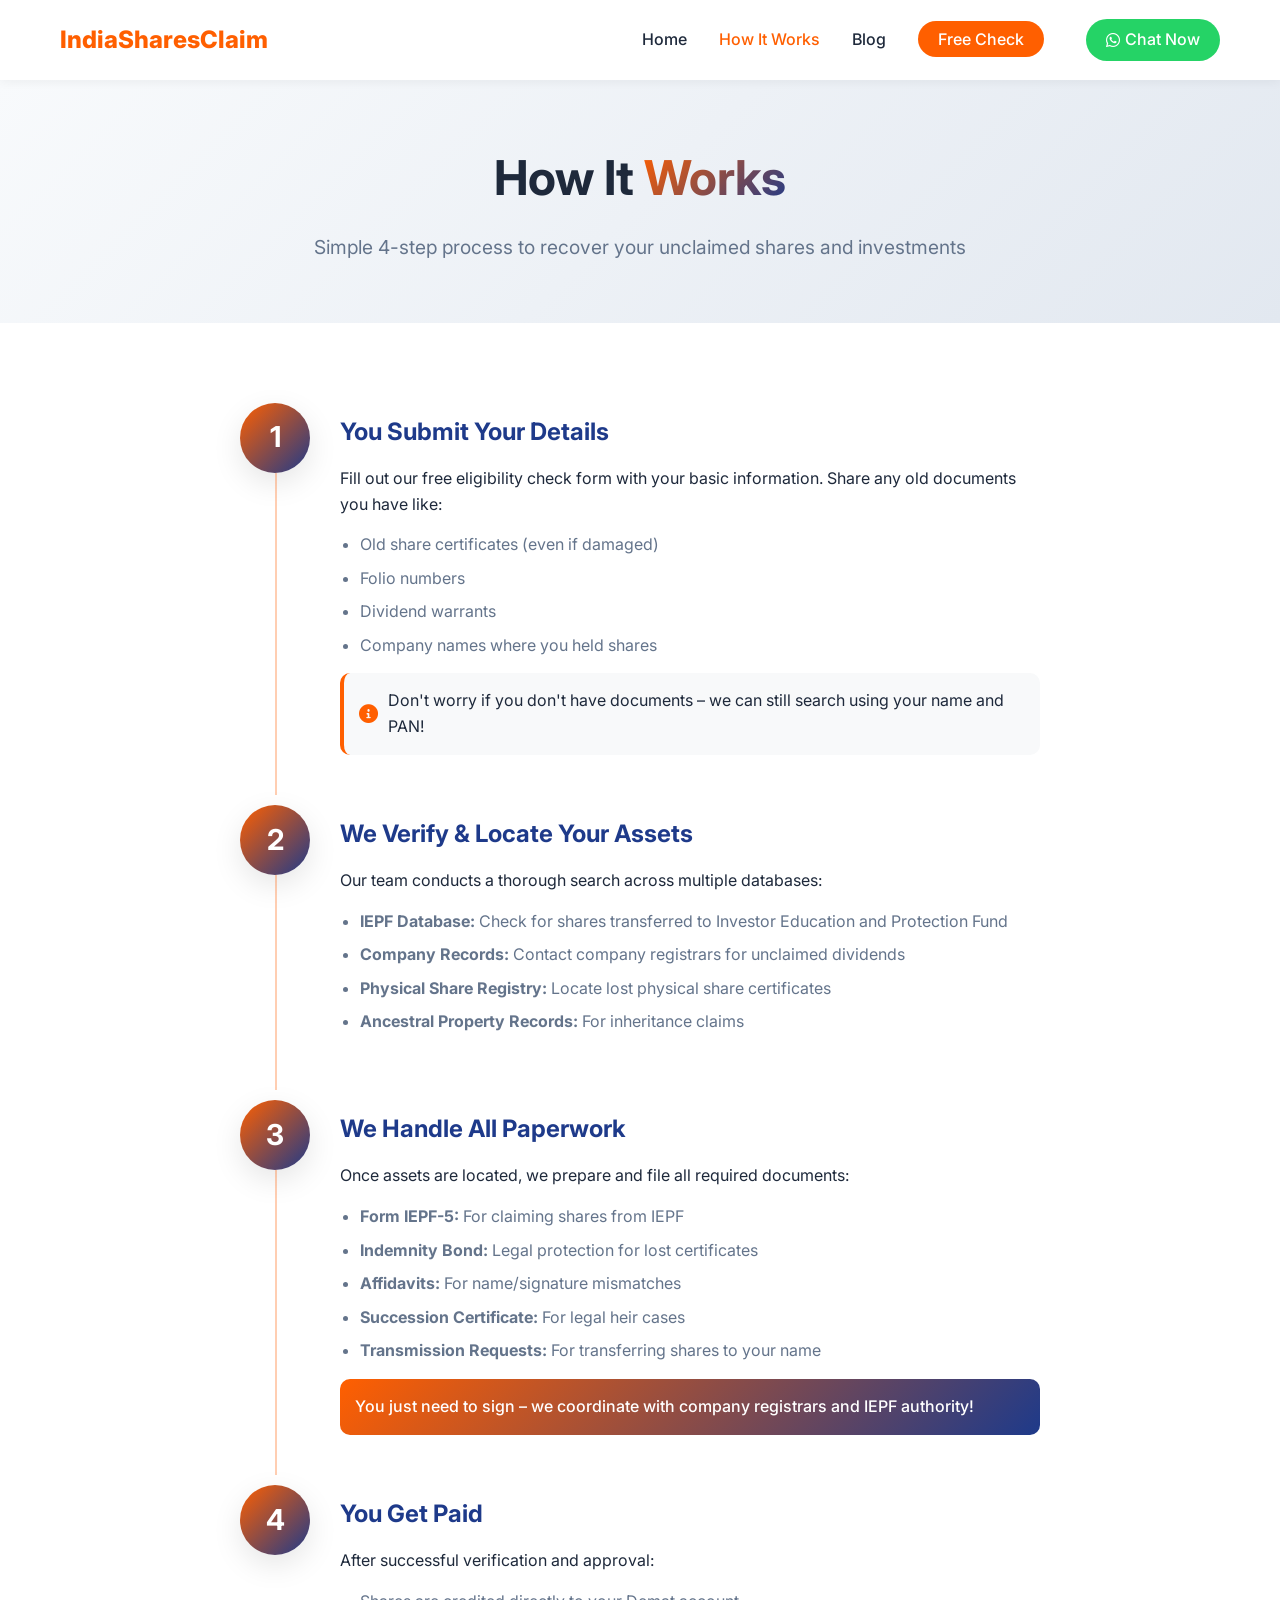
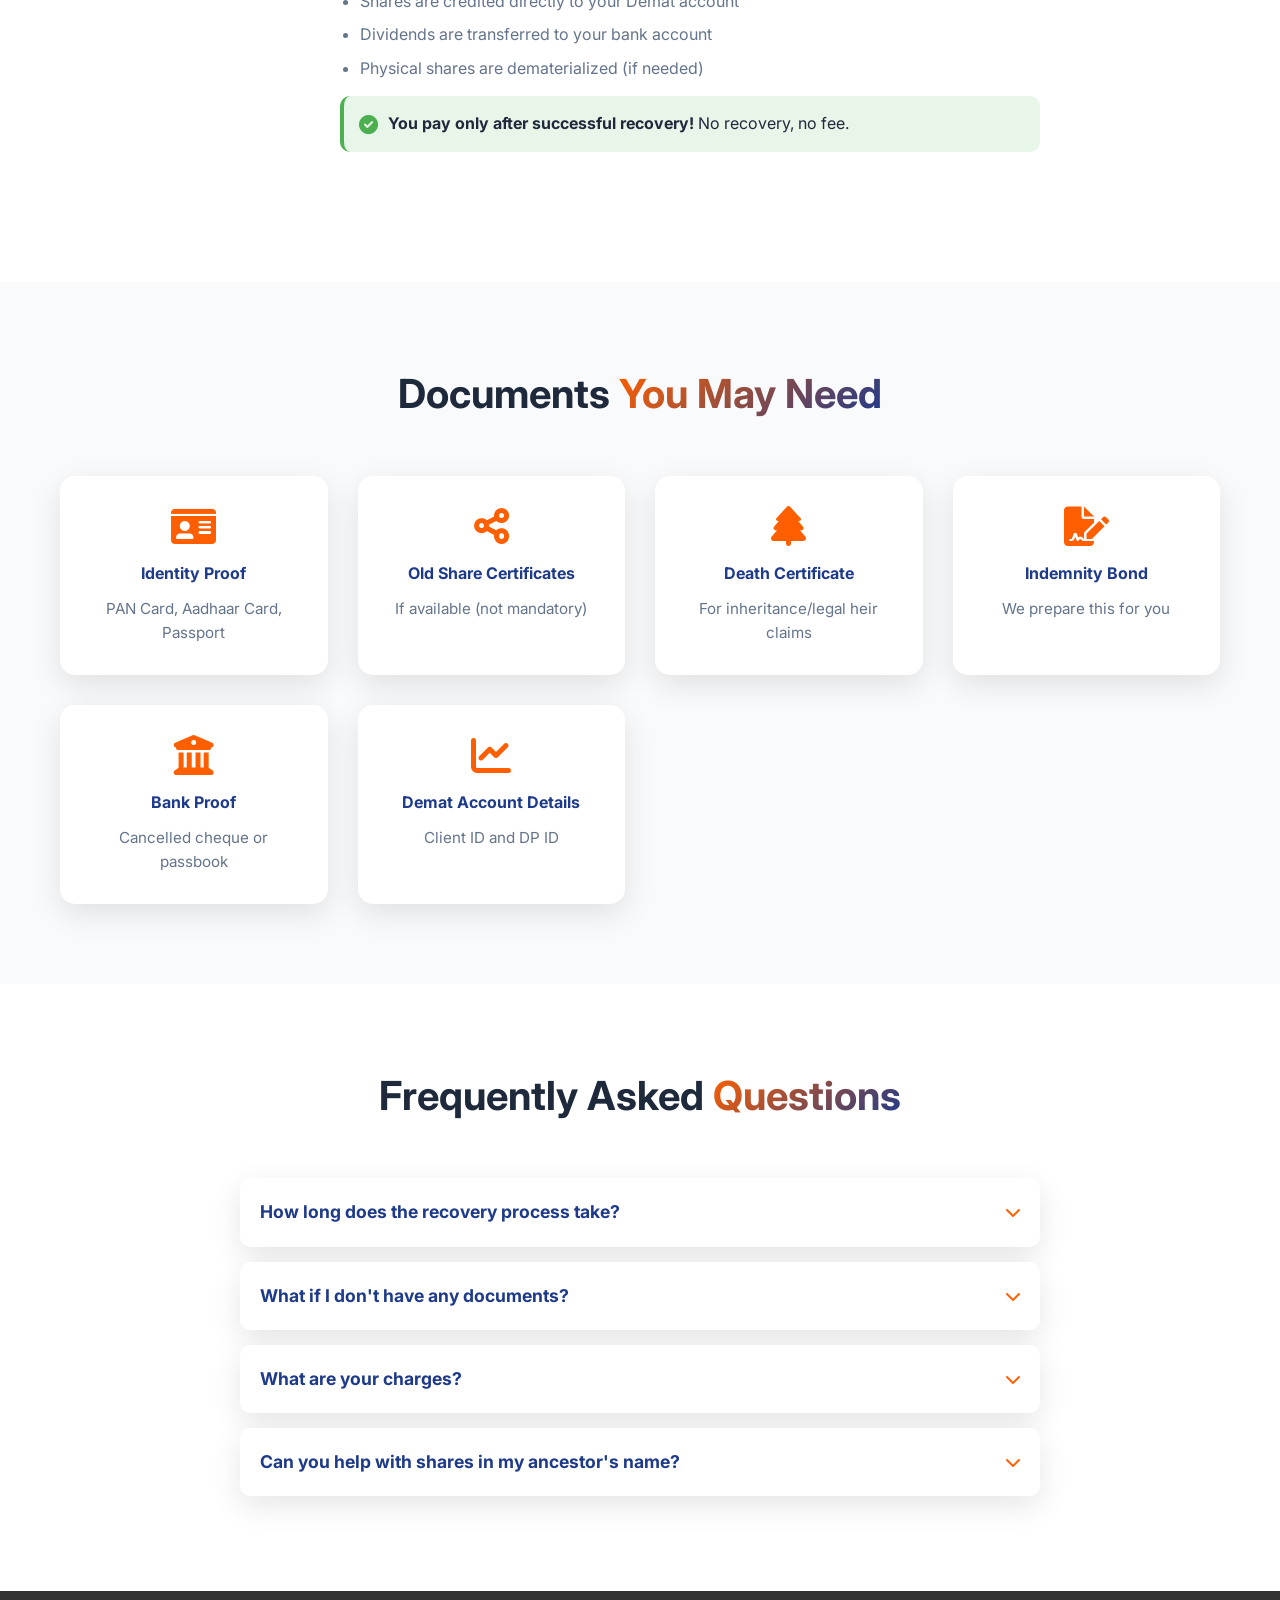
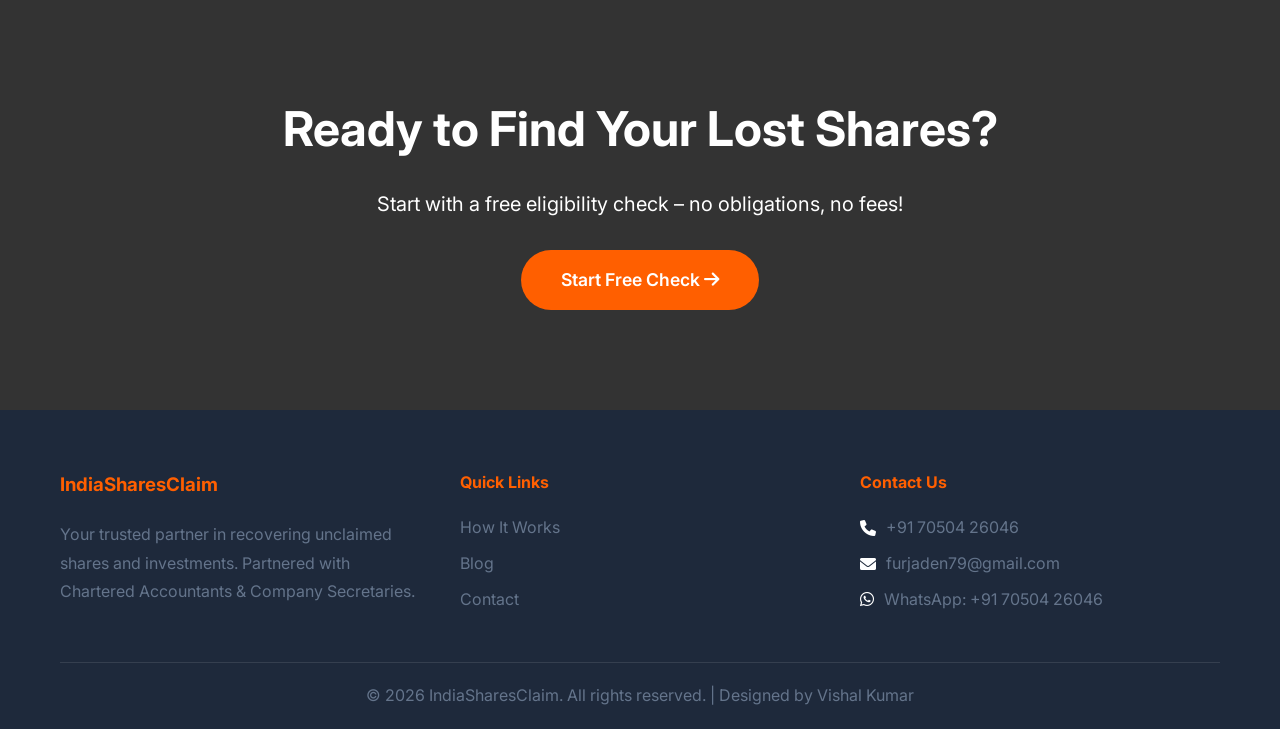
<file: how-it-works.html>
<!DOCTYPE html>
<html lang="en">
<head>
    <meta charset="UTF-8">
    <meta name="viewport" content="width=device-width, initial-scale=1.0">
    <title>How It Works - IndiaSharesClaim</title>
    <meta name="description" content="Learn how our share recovery process works. Simple 4-step process to recover your unclaimed shares from IEPF.">
    
    <!-- Fonts & Icons -->
    <link rel="preconnect" href="https://fonts.googleapis.com">
    <link rel="preconnect" href="https://fonts.gstatic.com" crossorigin>
    <link href="https://fonts.googleapis.com/css2?family=Inter:wght@400;500;600;700;800&display=swap" rel="stylesheet">
    <link rel="stylesheet" href="https://cdnjs.cloudflare.com/ajax/libs/font-awesome/6.0.0/css/all.min.css">
    
    <!-- Custom CSS -->
    <link rel="stylesheet" href="css/style.css">
</head>
<body>
    <!-- Header with WhatsApp in top right -->
    <header class="header">
        <nav class="navbar container">
            <a href="index.html" class="logo">IndiaSharesClaim</a>
            <div class="nav-toggle" id="navToggle">
                <i class="fas fa-bars"></i>
            </div>
            <ul class="nav-menu" id="navMenu">
                <li><a href="index.html">Home</a></li>
                <li><a href="how-it-works.html" class="active">How It Works</a></li>
                <li><a href="blog.html">Blog</a></li>
                <li><a href="index.html#contact" class="nav-cta">Free Check</a></li>
                <li class="nav-whatsapp">
                    <a href="https://wa.me/917050426046?text=Hi%20Vishal%2C%20I%20need%20help%20recovering%20my%20lost%20shares." 
                       target="_blank" 
                       class="nav-whatsapp-btn">
                        <i class="fab fa-whatsapp"></i> Chat Now
                    </a>
                </li>
            </ul>
        </nav>
    </header>

    <!-- Page Header -->
    <section class="page-header">
        <div class="container">
            <h1>How It <span class="gradient-text">Works</span></h1>
            <p>Simple 4-step process to recover your unclaimed shares and investments</p>
        </div>
    </section>

    <!-- Detailed Process Timeline -->
    <section class="process-timeline-section">
        <div class="container">
            <div class="process-timeline">
                <!-- Step 1 -->
                <div class="process-step">
                    <div class="step-number">1</div>
                    <div class="step-content">
                        <h3>You Submit Your Details</h3>
                        <p>Fill out our free eligibility check form with your basic information. Share any old documents you have like:</p>
                        <ul>
                            <li>Old share certificates (even if damaged)</li>
                            <li>Folio numbers</li>
                            <li>Dividend warrants</li>
                            <li>Company names where you held shares</li>
                        </ul>
                        <div class="step-note">
                            <i class="fas fa-info-circle"></i>
                            <span>Don't worry if you don't have documents – we can still search using your name and PAN!</span>
                        </div>
                    </div>
                </div>

                <!-- Step 2 -->
                <div class="process-step">
                    <div class="step-number">2</div>
                    <div class="step-content">
                        <h3>We Verify & Locate Your Assets</h3>
                        <p>Our team conducts a thorough search across multiple databases:</p>
                        <ul>
                            <li><strong>IEPF Database:</strong> Check for shares transferred to Investor Education and Protection Fund</li>
                            <li><strong>Company Records:</strong> Contact company registrars for unclaimed dividends</li>
                            <li><strong>Physical Share Registry:</strong> Locate lost physical share certificates</li>
                            <li><strong>Ancestral Property Records:</strong> For inheritance claims</li>
                        </ul>
                    </div>
                </div>

                <!-- Step 3 -->
                <div class="process-step">
                    <div class="step-number">3</div>
                    <div class="step-content">
                        <h3>We Handle All Paperwork</h3>
                        <p>Once assets are located, we prepare and file all required documents:</p>
                        <ul>
                            <li><strong>Form IEPF-5:</strong> For claiming shares from IEPF</li>
                            <li><strong>Indemnity Bond:</strong> Legal protection for lost certificates</li>
                            <li><strong>Affidavits:</strong> For name/signature mismatches</li>
                            <li><strong>Succession Certificate:</strong> For legal heir cases</li>
                            <li><strong>Transmission Requests:</strong> For transferring shares to your name</li>
                        </ul>
                        <p class="highlight-text">You just need to sign – we coordinate with company registrars and IEPF authority!</p>
                    </div>
                </div>

                <!-- Step 4 -->
                <div class="process-step">
                    <div class="step-number">4</div>
                    <div class="step-content">
                        <h3>You Get Paid</h3>
                        <p>After successful verification and approval:</p>
                        <ul>
                            <li>Shares are credited directly to your Demat account</li>
                            <li>Dividends are transferred to your bank account</li>
                            <li>Physical shares are dematerialized (if needed)</li>
                        </ul>
                        <div class="step-note success-note">
                            <i class="fas fa-check-circle"></i>
                            <span><strong>You pay only after successful recovery!</strong> No recovery, no fee.</span>
                        </div>
                    </div>
                </div>
            </div>
        </div>
    </section>

    <!-- Documents Required Section -->
    <section class="docs-section">
        <div class="container">
            <h2 class="section-title">Documents <span class="gradient-text">You May Need</span></h2>
            <div class="docs-grid">
                <div class="doc-card">
                    <i class="fas fa-id-card"></i>
                    <h4>Identity Proof</h4>
                    <p>PAN Card, Aadhaar Card, Passport</p>
                </div>
                <div class="doc-card">
                    <i class="fas fa-share-alt"></i>
                    <h4>Old Share Certificates</h4>
                    <p>If available (not mandatory)</p>
                </div>
                <div class="doc-card">
                    <i class="fas fa-tree"></i>
                    <h4>Death Certificate</h4>
                    <p>For inheritance/legal heir claims</p>
                </div>
                <div class="doc-card">
                    <i class="fas fa-file-signature"></i>
                    <h4>Indemnity Bond</h4>
                    <p>We prepare this for you</p>
                </div>
                <div class="doc-card">
                    <i class="fas fa-university"></i>
                    <h4>Bank Proof</h4>
                    <p>Cancelled cheque or passbook</p>
                </div>
                <div class="doc-card">
                    <i class="fas fa-chart-line"></i>
                    <h4>Demat Account Details</h4>
                    <p>Client ID and DP ID</p>
                </div>
            </div>
        </div>
    </section>

    <!-- FAQ Section -->
    <section class="faq-section">
        <div class="container">
            <h2 class="section-title">Frequently Asked <span class="gradient-text">Questions</span></h2>
            <div class="faq-grid">
                <div class="faq-item">
                    <div class="faq-question">
                        <h4>How long does the recovery process take?</h4>
                        <i class="fas fa-chevron-down"></i>
                    </div>
                    <div class="faq-answer">
                        <p>Typically 3-6 months, depending on the complexity and company response times. IEPF claims usually take 2-3 months after verification.</p>
                    </div>
                </div>
                <div class="faq-item">
                    <div class="faq-question">
                        <h4>What if I don't have any documents?</h4>
                        <i class="fas fa-chevron-down"></i>
                    </div>
                    <div class="faq-answer">
                        <p>No problem! We can search using your name, PAN, and old address. Many shares are recovered without any original documents.</p>
                    </div>
                </div>
                <div class="faq-item">
                    <div class="faq-question">
                        <h4>What are your charges?</h4>
                        <i class="fas fa-chevron-down"></i>
                    </div>
                    <div class="faq-answer">
                        <p>We work on a success fee basis – you pay only after we recover your shares. Our fee is a percentage of the recovered amount, agreed upon before starting.</p>
                    </div>
                </div>
                <div class="faq-item">
                    <div class="faq-question">
                        <h4>Can you help with shares in my ancestor's name?</h4>
                        <i class="fas fa-chevron-down"></i>
                    </div>
                    <div class="faq-answer">
                        <p>Yes! We specialize in legal heir claims and transmission of shares. We'll help you get the necessary succession certificate and file all paperwork.</p>
                    </div>
                </div>
            </div>
        </div>
    </section>

    <!-- CTA Section -->
    <section class="cta-section">
        <div class="container">
            <h2>Ready to Find Your Lost Shares?</h2>
            <p>Start with a free eligibility check – no obligations, no fees!</p>
            <a href="index.html#contact" class="btn btn-primary btn-large">
                Start Free Check <i class="fas fa-arrow-right"></i>
            </a>
        </div>
    </section>

    <!-- Footer -->
    <footer class="footer">
        <div class="container">
            <div class="footer-content">
                <div class="footer-section">
                    <h3>IndiaSharesClaim</h3>
                    <p>Your trusted partner in recovering unclaimed shares and investments. Partnered with Chartered Accountants & Company Secretaries.</p>
                </div>
                <div class="footer-section">
                    <h4>Quick Links</h4>
                    <ul>
                        <li><a href="how-it-works.html">How It Works</a></li>
                        <li><a href="blog.html">Blog</a></li>
                        <li><a href="index.html#contact">Contact</a></li>
                    </ul>
                </div>
                <div class="footer-section">
                    <h4>Contact Us</h4>
                    <ul class="contact-info">
                        <li><i class="fas fa-phone"></i> <a href="tel:7050426046">+91 70504 26046</a></li>
                        <li><i class="fas fa-envelope"></i> <a href="mailto:furjaden79@gmail.com">furjaden79@gmail.com</a></li>
                        <li><i class="fab fa-whatsapp"></i> <a href="https://wa.me/917050426046">WhatsApp: +91 70504 26046</a></li>
                    </ul>
                </div>
            </div>
            <div class="footer-bottom">
                <p>&copy; 2026 IndiaSharesClaim. All rights reserved. | Designed by Vishal Kumar</p>
            </div>
        </div>
    </footer>

    <!-- JavaScript -->
    <script src="js/main.js"></script>
</body>
</html>
</file>
<file: css/style.css>
/* CSS Variables */
:root {
    --primary: #FF5F00;
    --primary-dark: #E05500;
    --secondary: #1E3A8A;
    --secondary-light: #2A4AB0;
    --dark: #1E293B;
    --gray: #64748B;
    --light: #F8FAFC;
    --white: #FFFFFF;
    --gradient: linear-gradient(135deg, var(--primary) 0%, var(--secondary) 100%);
    --shadow: 0 10px 30px rgba(0,0,0,0.1);
    --shadow-hover: 0 20px 40px rgba(255,95,0,0.15);
}

/* Reset & Base */
* {
    margin: 0;
    padding: 0;
    box-sizing: border-box;
}

body {
    font-family: 'Inter', sans-serif;
    color: var(--dark);
    line-height: 1.6;
    overflow-x: hidden;
}

.container {
    max-width: 1200px;
    margin: 0 auto;
    padding: 0 20px;
}

/* Gradient Text */
.gradient-text {
    background: var(--gradient);
    -webkit-background-clip: text;
    background-clip: text;
    -webkit-text-fill-color: transparent;
    color: transparent;
}

/* Buttons */
.btn {
    display: inline-block;
    padding: 12px 30px;
    border-radius: 50px;
    text-decoration: none;
    font-weight: 600;
    transition: all 0.3s ease;
    border: none;
    cursor: pointer;
}

.btn-primary {
    background: var(--primary);
    color: var(--white);
}

.btn-primary:hover {
    background: var(--primary-dark);
    transform: translateY(-2px);
    box-shadow: var(--shadow-hover);
}

.btn-large {
    padding: 16px 40px;
    font-size: 1.1rem;
}

.btn-block {
    width: 100%;
}

.btn-success {
    background: #25D366;
    color: white;
}

.btn-success:hover {
    background: #20b859;
}

/* Header */
.header {
    background: var(--white);
    box-shadow: 0 2px 10px rgba(0,0,0,0.05);
    position: sticky;
    top: 0;
    z-index: 1000;
}

.navbar {
    display: flex;
    justify-content: space-between;
    align-items: center;
    height: 80px;
}

.logo {
    font-size: 1.5rem;
    font-weight: 800;
    color: var(--primary);
    text-decoration: none;
}

.nav-menu {
    display: flex;
    gap: 2rem;
    list-style: none;
    align-items: center;
}

.nav-menu a {
    text-decoration: none;
    color: var(--dark);
    font-weight: 500;
    transition: color 0.3s;
}

.nav-menu a:hover,
.nav-menu a.active {
    color: var(--primary);
}

.nav-cta {
    background: var(--primary);
    color: var(--white) !important;
    padding: 8px 20px;
    border-radius: 50px;
}

.nav-cta:hover {
    background: var(--primary-dark);
}

.nav-toggle {
    display: none;
    font-size: 1.5rem;
    cursor: pointer;
}

/* WhatsApp in Navbar */
.nav-whatsapp {
    margin-left: 10px;
}

.nav-whatsapp-btn {
    background: #25D366 !important;
    color: white !important;
    padding: 8px 20px !important;
    border-radius: 50px;
    display: flex;
    align-items: center;
    gap: 5px;
}

.nav-whatsapp-btn:hover {
    background: #20b859 !important;
    color: white !important;
}

/* Hero Section */
.hero {
    background: linear-gradient(135deg, #f8fafc 0%, #e2e8f0 100%);
    padding: 80px 0;
    text-align: center;
}

.hero h1 {
    font-size: 3.5rem;
    font-weight: 800;
    max-width: 800px;
    margin: 0 auto 20px;
    line-height: 1.2;
}

.hero-subtitle {
    font-size: 1.25rem;
    color: var(--gray);
    max-width: 700px;
    margin: 0 auto 50px;
}

/* Steps Container */
.steps-container {
    display: flex;
    justify-content: center;
    align-items: center;
    gap: 20px;
    margin: 50px 0;
    flex-wrap: wrap;
}

.step-card {
    background: var(--white);
    padding: 30px;
    border-radius: 20px;
    box-shadow: var(--shadow);
    flex: 1;
    min-width: 200px;
    max-width: 250px;
    transition: transform 0.3s;
}

.step-card:hover {
    transform: translateY(-5px);
    box-shadow: var(--shadow-hover);
}

.step-icon {
    width: 80px;
    height: 80px;
    background: var(--gradient);
    border-radius: 50%;
    display: flex;
    align-items: center;
    justify-content: center;
    margin: 0 auto 20px;
}

.step-icon i {
    font-size: 2rem;
    color: var(--white);
}

.step-card h3 {
    margin-bottom: 10px;
    color: var(--secondary);
}

.step-arrow i {
    font-size: 2rem;
    color: var(--primary);
}

/* Trust Badges */
.trust-badges {
    display: flex;
    justify-content: center;
    gap: 30px;
    margin-top: 40px;
    flex-wrap: wrap;
}

.trust-item {
    display: flex;
    align-items: center;
    gap: 10px;
    color: var(--secondary);
    font-weight: 500;
}

.trust-item i {
    color: var(--primary);
    font-size: 1.25rem;
}

/* Statistics Section */
.stats-section {
    padding: 80px 0;
    background: var(--white);
}

.section-title {
    font-size: 2.5rem;
    font-weight: 700;
    text-align: center;
    margin-bottom: 50px;
}

.stats-grid {
    display: grid;
    grid-template-columns: repeat(auto-fit, minmax(250px, 1fr));
    gap: 30px;
    margin-bottom: 20px;
}

.stat-card {
    text-align: center;
    padding: 30px;
    background: var(--light);
    border-radius: 10px;
    transition: transform 0.3s;
}

.stat-card:hover {
    transform: translateY(-5px);
    box-shadow: var(--shadow);
}

.stat-number {
    font-size: 2rem;
    font-weight: 800;
    color: var(--primary);
    margin-bottom: 10px;
}

.stat-label {
    color: var(--gray);
}

.stats-note {
    text-align: center;
    color: var(--gray);
    font-size: 0.875rem;
}

/* Services Section */
.services-section {
    padding: 80px 0;
    background: var(--light);
}

.services-grid {
    display: grid;
    grid-template-columns: repeat(auto-fit, minmax(300px, 1fr));
    gap: 30px;
}

.service-card {
    background: var(--white);
    padding: 40px 30px;
    border-radius: 20px;
    text-align: center;
    box-shadow: var(--shadow);
    transition: all 0.3s;
}

.service-card:hover {
    transform: translateY(-5px);
    box-shadow: var(--shadow-hover);
}

.service-card i {
    font-size: 3rem;
    background: var(--gradient);
    -webkit-background-clip: text;
    background-clip: text;
    -webkit-text-fill-color: transparent;
    margin-bottom: 20px;
}

.service-card h3 {
    margin-bottom: 15px;
    color: var(--secondary);
}

.service-card p {
    color: var(--gray);
}

/* Why Us Section */
.why-us-section {
    padding: 80px 0;
    background: var(--white);
}

.why-us-grid {
    display: grid;
    grid-template-columns: repeat(auto-fit, minmax(300px, 1fr));
    gap: 30px;
}

.why-us-card {
    text-align: center;
    padding: 40px 30px;
    background: var(--light);
    border-radius: 20px;
    transition: transform 0.3s;
}

.why-us-card:hover {
    transform: translateY(-5px);
    box-shadow: var(--shadow);
}

.why-us-card i {
    font-size: 3rem;
    color: var(--primary);
    margin-bottom: 20px;
}

.why-us-card h3 {
    margin-bottom: 15px;
    color: var(--secondary);
}

/* Contact Section */
.contact-section {
    padding: 80px 0;
    background: var(--light);
}

.contact-form-container {
    max-width: 800px;
    margin: 0 auto;
    background: var(--white);
    padding: 40px;
    border-radius: 20px;
    box-shadow: var(--shadow);
}

.form-row {
    display: grid;
    grid-template-columns: 1fr 1fr;
    gap: 20px;
    margin-bottom: 20px;
}

.form-group {
    margin-bottom: 20px;
}

.form-group input,
.form-group select,
.form-group textarea {
    width: 100%;
    padding: 12px 15px;
    border: 1px solid #e0e0e0;
    border-radius: 8px;
    font-family: 'Inter', sans-serif;
    font-size: 14px;
    transition: all 0.3s ease;
}

.form-group input:focus,
.form-group select:focus,
.form-group textarea:focus {
    border-color: var(--primary);
    box-shadow: 0 0 0 3px rgba(255, 95, 0, 0.1);
    outline: none;
}

.form-group textarea {
    resize: vertical;
    min-height: 120px;
}

.contact-info-box {
    margin-top: 30px;
    padding-top: 30px;
    border-top: 2px solid #eee;
    text-align: center;
}

.contact-info-box h3 {
    color: var(--secondary);
    margin-bottom: 20px;
}

.contact-info-box p {
    margin: 10px 0;
}

.contact-info-box a {
    color: var(--primary);
    text-decoration: none;
    font-weight: 500;
}

.contact-info-box a:hover {
    text-decoration: underline;
}

/* Testimonials Section */
.testimonials-section {
    padding: 80px 0;
    background: var(--gradient);
    color: var(--white);
}

.testimonials-section .section-title {
    color: var(--white);
}

.testimonials-grid {
    display: grid;
    grid-template-columns: repeat(auto-fit, minmax(300px, 1fr));
    gap: 30px;
}

.testimonial-card {
    background: rgba(255,255,255,0.1);
    backdrop-filter: blur(10px);
    padding: 30px;
    border-radius: 20px;
    position: relative;
}

.testimonial-card i {
    font-size: 2rem;
    opacity: 0.5;
    margin-bottom: 15px;
}

.testimonial-card p {
    font-style: italic;
    margin-bottom: 20px;
}

.client-name {
    font-weight: 600;
    color: var(--primary);
}

/* CTA Section */
.cta-section {
    padding: 100px 0;
    background: linear-gradient(rgba(0,0,0,0.8), rgba(0,0,0,0.8)), url('https://images.unsplash.com/photo-1560518883-ce09059eeffa?ixlib=rb-4.0.3') center/cover;
    color: var(--white);
    text-align: center;
}

.cta-section h2 {
    font-size: 3rem;
    margin-bottom: 20px;
}

.cta-section p {
    font-size: 1.25rem;
    max-width: 600px;
    margin: 0 auto 30px;
}

/* Footer */
.footer {
    background: var(--dark);
    color: var(--white);
    padding: 60px 0 20px;
}

.footer-content {
    display: grid;
    grid-template-columns: repeat(auto-fit, minmax(250px, 1fr));
    gap: 40px;
    margin-bottom: 40px;
}

.footer-section h3,
.footer-section h4 {
    margin-bottom: 20px;
    color: var(--primary);
}

.footer-section p {
    color: var(--gray);
    line-height: 1.8;
}

.footer-section ul {
    list-style: none;
}

.footer-section ul li {
    margin-bottom: 10px;
}

.footer-section a {
    color: var(--gray);
    text-decoration: none;
    transition: color 0.3s;
}

.footer-section a:hover {
    color: var(--primary);
}

.contact-info li {
    display: flex;
    align-items: center;
    gap: 10px;
}

.footer-bottom {
    text-align: center;
    padding-top: 20px;
    border-top: 1px solid rgba(255,255,255,0.1);
    color: var(--gray);
}

/* Popup Styles */
.popup {
    display: none;
    position: fixed;
    top: 0;
    left: 0;
    width: 100%;
    height: 100%;
    background: rgba(0,0,0,0.7);
    z-index: 2000;
    justify-content: center;
    align-items: center;
}

.popup-content {
    background: var(--white);
    padding: 40px;
    border-radius: 20px;
    max-width: 500px;
    width: 90%;
    position: relative;
    animation: slideIn 0.5s ease-out;
    max-height: 90vh;
    overflow-y: auto;
}

@keyframes slideIn {
    from {
        transform: translateY(-50px);
        opacity: 0;
    }
    to {
        transform: translateY(0);
        opacity: 1;
    }
}

.close-popup {
    position: absolute;
    top: 15px;
    right: 20px;
    font-size: 2rem;
    cursor: pointer;
    color: var(--gray);
}

.popup-icon {
    font-size: 3rem;
    color: var(--primary);
    margin-bottom: 20px;
}

.popup h3 {
    font-size: 1.5rem;
    margin-bottom: 10px;
    color: var(--secondary);
}

.popup p {
    color: var(--gray);
    margin-bottom: 20px;
}

.popup-content .form-group {
    margin-bottom: 15px;
}

.popup-content input,
.popup-content select,
.popup-content textarea {
    width: 100%;
    padding: 12px 15px;
    border: 1px solid #e0e0e0;
    border-radius: 8px;
    font-size: 14px;
    font-family: 'Inter', sans-serif;
    transition: all 0.3s ease;
}

.popup-content input:focus,
.popup-content select:focus,
.popup-content textarea:focus {
    border-color: var(--primary);
    box-shadow: 0 0 0 3px rgba(255, 95, 0, 0.1);
    outline: none;
}

.popup-content textarea {
    min-height: 100px;
    resize: vertical;
}

.popup-whatsapp-link {
    text-align: center;
    margin-top: 20px;
    padding-top: 15px;
    border-top: 1px solid #eee;
}

.popup-whatsapp-link a {
    color: #25D366;
    text-decoration: none;
    font-weight: 600;
    display: inline-flex;
    align-items: center;
    gap: 8px;
    padding: 8px 20px;
    border-radius: 50px;
    background: rgba(37, 211, 102, 0.1);
    transition: all 0.3s ease;
}

.popup-whatsapp-link a:hover {
    background: rgba(37, 211, 102, 0.2);
    transform: translateY(-2px);
}

/* Page Header */
.page-header {
    background: linear-gradient(135deg, #f8fafc 0%, #e2e8f0 100%);
    padding: 60px 0;
    text-align: center;
}

.page-header h1 {
    font-size: 3rem;
    margin-bottom: 15px;
}

.page-header p {
    font-size: 1.2rem;
    color: var(--gray);
}

/* Process Timeline */
.process-timeline-section {
    padding: 80px 0;
}

.process-timeline {
    max-width: 800px;
    margin: 0 auto;
}

.process-step {
    display: flex;
    gap: 30px;
    margin-bottom: 50px;
    position: relative;
}

.process-step:not(:last-child):before {
    content: '';
    position: absolute;
    left: 35px;
    top: 70px;
    bottom: -40px;
    width: 2px;
    background: var(--primary);
    opacity: 0.3;
}

.step-number {
    width: 70px;
    height: 70px;
    background: var(--gradient);
    border-radius: 50%;
    display: flex;
    align-items: center;
    justify-content: center;
    font-size: 1.8rem;
    font-weight: 700;
    color: white;
    flex-shrink: 0;
    box-shadow: var(--shadow);
}

.step-content {
    flex: 1;
    padding-top: 10px;
}

.step-content h3 {
    color: var(--secondary);
    margin-bottom: 15px;
    font-size: 1.5rem;
}

.step-content ul {
    margin: 15px 0;
    padding-left: 20px;
}

.step-content li {
    margin-bottom: 8px;
    color: var(--gray);
}

.step-note {
    background: #f8f9fa;
    padding: 15px;
    border-radius: 10px;
    border-left: 4px solid var(--primary);
    display: flex;
    gap: 10px;
    align-items: center;
    margin-top: 15px;
}

.step-note i {
    color: var(--primary);
    font-size: 1.2rem;
}

.success-note {
    background: #e8f5e9;
    border-left-color: #4caf50;
}

.success-note i {
    color: #4caf50;
}

.highlight-text {
    background: var(--gradient);
    color: white;
    padding: 15px;
    border-radius: 10px;
    margin-top: 15px;
    font-weight: 500;
}

/* Documents Section */
.docs-section {
    padding: 80px 0;
    background: var(--light);
}

.docs-grid {
    display: grid;
    grid-template-columns: repeat(auto-fit, minmax(250px, 1fr));
    gap: 30px;
    margin-top: 40px;
}

.doc-card {
    background: white;
    padding: 30px;
    border-radius: 15px;
    text-align: center;
    box-shadow: var(--shadow);
    transition: transform 0.3s;
}

.doc-card:hover {
    transform: translateY(-5px);
    box-shadow: var(--shadow-hover);
}

.doc-card i {
    font-size: 2.5rem;
    color: var(--primary);
    margin-bottom: 15px;
}

.doc-card h4 {
    color: var(--secondary);
    margin-bottom: 10px;
}

.doc-card p {
    color: var(--gray);
    font-size: 0.95rem;
}

/* FAQ Section */
.faq-section {
    padding: 80px 0;
}

.faq-grid {
    max-width: 800px;
    margin: 40px auto 0;
}

.faq-item {
    background: white;
    border-radius: 10px;
    margin-bottom: 15px;
    box-shadow: var(--shadow);
    overflow: hidden;
}

.faq-question {
    padding: 20px;
    display: flex;
    justify-content: space-between;
    align-items: center;
    cursor: pointer;
    transition: background 0.3s;
}

.faq-question:hover {
    background: #f8f9fa;
}

.faq-question h4 {
    color: var(--secondary);
    font-size: 1.1rem;
}

.faq-question i {
    color: var(--primary);
    transition: transform 0.3s;
}

.faq-item.active .faq-question i {
    transform: rotate(180deg);
}

.faq-answer {
    max-height: 0;
    padding: 0 20px;
    overflow: hidden;
    transition: all 0.3s ease;
    background: #f8f9fa;
}

.faq-item.active .faq-answer {
    max-height: 200px;
    padding: 20px;
}

/* Blog Page */
.blog-page {
    padding: 60px 0 80px;
}

.blog-grid {
    display: grid;
    grid-template-columns: repeat(auto-fit, minmax(350px, 1fr));
    gap: 30px;
}

.blog-card {
    background: white;
    border-radius: 15px;
    overflow: hidden;
    box-shadow: var(--shadow);
    transition: transform 0.3s;
}

.blog-card:hover {
    transform: translateY(-5px);
    box-shadow: var(--shadow-hover);
}

.blog-image {
    height: 200px;
    background: var(--gradient);
    display: flex;
    align-items: center;
    justify-content: center;
}

.blog-image i {
    font-size: 4rem;
    color: rgba(255,255,255,0.3);
}

.blog-content {
    padding: 25px;
}

.blog-meta {
    color: var(--primary);
    font-size: 0.9rem;
    margin-bottom: 10px;
}

.blog-title {
    font-size: 1.3rem;
    margin-bottom: 15px;
    color: var(--secondary);
    line-height: 1.4;
}

.blog-excerpt {
    color: var(--gray);
    margin-bottom: 20px;
    line-height: 1.6;
}

.read-more {
    color: var(--primary);
    text-decoration: none;
    font-weight: 600;
    display: inline-flex;
    align-items: center;
    gap: 5px;
}

.read-more:hover {
    gap: 10px;
}

/* Newsletter Section */
.newsletter-section {
    padding: 80px 0;
    background: linear-gradient(135deg, #f8fafc 0%, #e2e8f0 100%);
}

.newsletter-content {
    text-align: center;
    max-width: 500px;
    margin: 0 auto;
}

.newsletter-content h2 {
    font-size: 2rem;
    color: var(--secondary);
    margin-bottom: 15px;
}

.newsletter-content p {
    color: var(--gray);
    margin-bottom: 30px;
}

.newsletter-form {
    display: flex;
    gap: 10px;
}

.newsletter-form input {
    flex: 1;
    padding: 15px;
    border: 1px solid #ddd;
    border-radius: 50px;
    font-size: 1rem;
}

.newsletter-form input:focus {
    outline: none;
    border-color: var(--primary);
}

.newsletter-form button {
    padding: 15px 30px;
}

/* Blog Post */
.blog-post {
    padding: 60px 0 80px;
}

.blog-post-header {
    text-align: center;
    margin-bottom: 40px;
}

.blog-post-header h1 {
    font-size: 2.5rem;
    color: var(--secondary);
    margin-bottom: 20px;
    line-height: 1.3;
}

.blog-post-meta {
    display: flex;
    justify-content: center;
    gap: 30px;
    color: var(--gray);
}

.blog-post-meta span {
    display: flex;
    align-items: center;
    gap: 5px;
}

.blog-post-content {
    max-width: 800px;
    margin: 0 auto;
}

.blog-post-content h2 {
    color: var(--secondary);
    margin: 40px 0 20px;
    font-size: 1.8rem;
}

.blog-post-content h3 {
    color: var(--secondary);
    margin: 30px 0 15px;
    font-size: 1.3rem;
}

.blog-post-content p {
    margin-bottom: 20px;
    color: var(--dark);
    line-height: 1.8;
}

.blog-post-content ul {
    margin: 20px 0;
    padding-left: 20px;
}

.blog-post-content li {
    margin-bottom: 10px;
    color: var(--dark);
}

.blog-cta {
    background: var(--light);
    padding: 40px;
    border-radius: 20px;
    text-align: center;
    margin-top: 50px;
}

.blog-cta h3 {
    color: var(--secondary);
    margin-bottom: 20px;
    font-size: 1.5rem;
}

.blog-cta .btn {
    margin: 0 10px;
}

/* Responsive Design */
@media (max-width: 768px) {
    .hero h1 {
        font-size: 2.5rem;
    }
    
    .nav-menu {
        position: fixed;
        left: -100%;
        top: 80px;
        flex-direction: column;
        background: var(--white);
        width: 100%;
        text-align: center;
        padding: 20px 0;
        box-shadow: 0 10px 10px rgba(0,0,0,0.1);
        transition: left 0.3s;
    }
    
    .nav-menu.active {
        left: 0;
    }
    
    .nav-toggle {
        display: block;
    }
    
    .steps-container {
        flex-direction: column;
    }
    
    .step-arrow {
        transform: rotate(90deg);
    }
    
    .step-card {
        max-width: 100%;
    }
    
    .form-row {
        grid-template-columns: 1fr;
    }
    
    .section-title {
        font-size: 2rem;
    }
    
    .stats-grid {
        grid-template-columns: 1fr;
    }
    
    .process-step {
        flex-direction: column;
        gap: 15px;
    }
    
    .process-step:not(:last-child):before {
        display: none;
    }
    
    .step-number {
        width: 50px;
        height: 50px;
        font-size: 1.3rem;
    }
    
    .blog-post-header h1 {
        font-size: 2rem;
    }
    
    .blog-post-meta {
        flex-direction: column;
        gap: 10px;
        align-items: center;
    }
    
    .newsletter-form {
        flex-direction: column;
    }
    
    .blog-cta .btn {
        display: block;
        margin: 10px 0;
    }
    
    .nav-whatsapp {
        margin-left: 0;
        margin-top: 10px;
    }
    
    .nav-whatsapp-btn {
        justify-content: center;
    }
}

@media (max-width: 480px) {
    .hero h1 {
        font-size: 2rem;
    }
    
    .btn-large {
        padding: 12px 30px;
        font-size: 1rem;
    }
    
    .popup-content {
        padding: 30px 20px;
    }
}
/* Newsletter Section */
.newsletter-section {
    padding: 80px 0;
    background: linear-gradient(135deg, #f8fafc 0%, #e2e8f0 100%);
}

.newsletter-content {
    text-align: center;
    max-width: 500px;
    margin: 0 auto;
}

.newsletter-content h2 {
    font-size: 2rem;
    color: var(--secondary);
    margin-bottom: 15px;
}

.newsletter-content p {
    color: var(--gray);
    margin-bottom: 30px;
}

.newsletter-form {
    display: flex;
    gap: 10px;
}

.newsletter-form input {
    flex: 1;
    padding: 15px;
    border: 1px solid #ddd;
    border-radius: 50px;
    font-size: 1rem;
}

.newsletter-form input:focus {
    outline: none;
    border-color: var(--primary);
}

.newsletter-form button {
    padding: 15px 30px;
}

@media (max-width: 768px) {
    .newsletter-form {
        flex-direction: column;
    }
}
</file>
